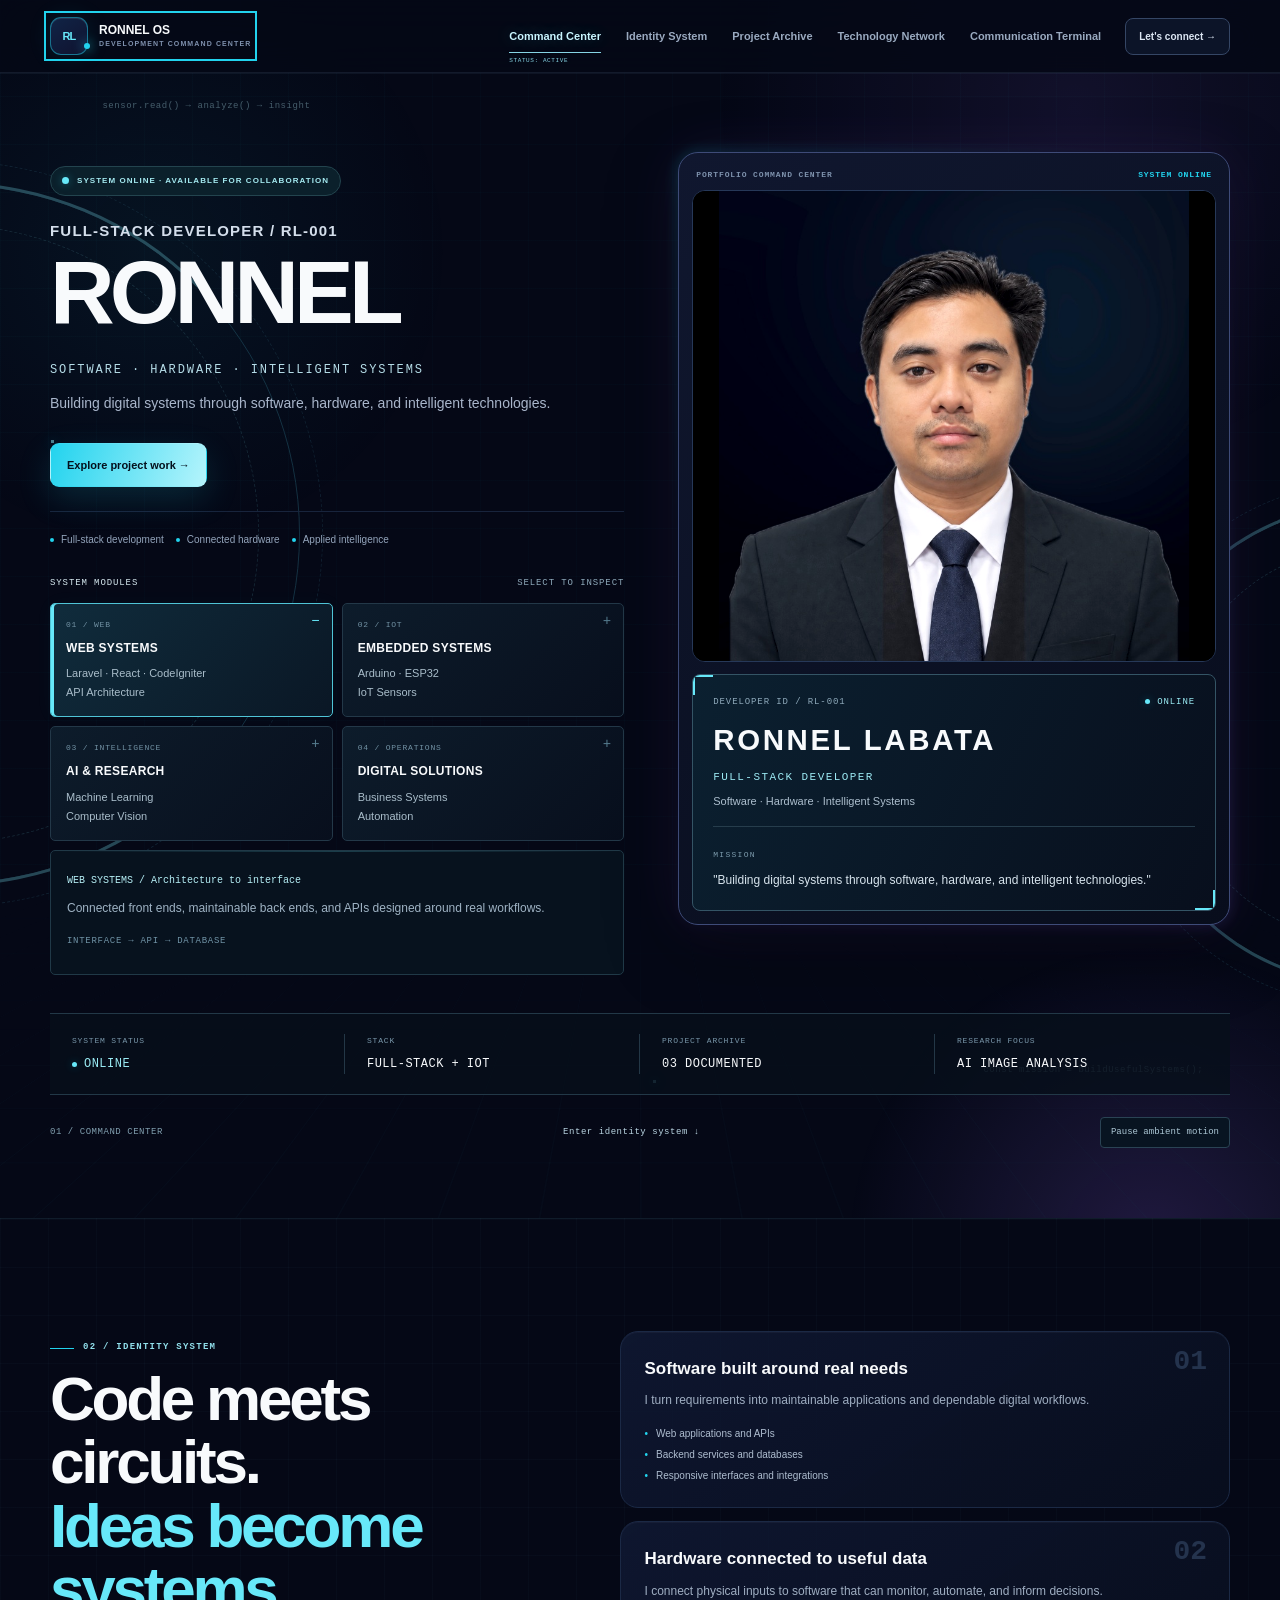
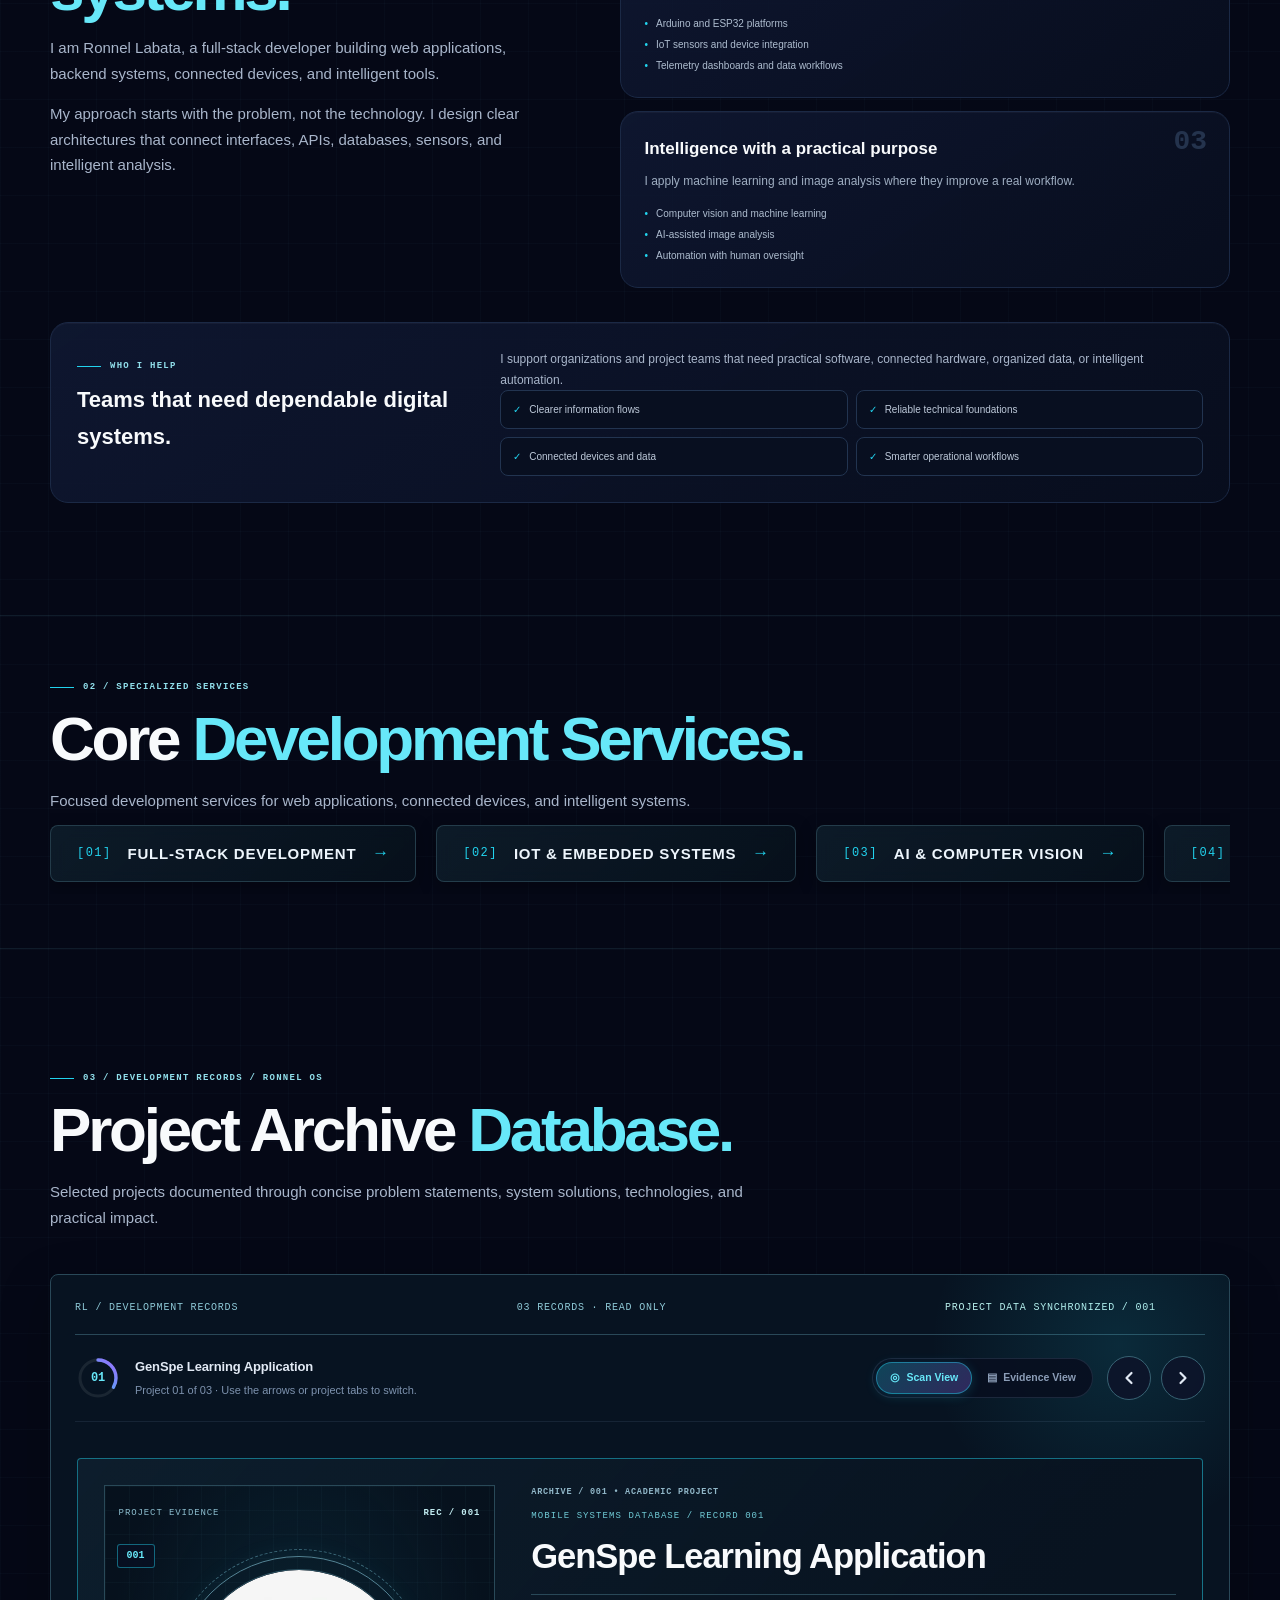
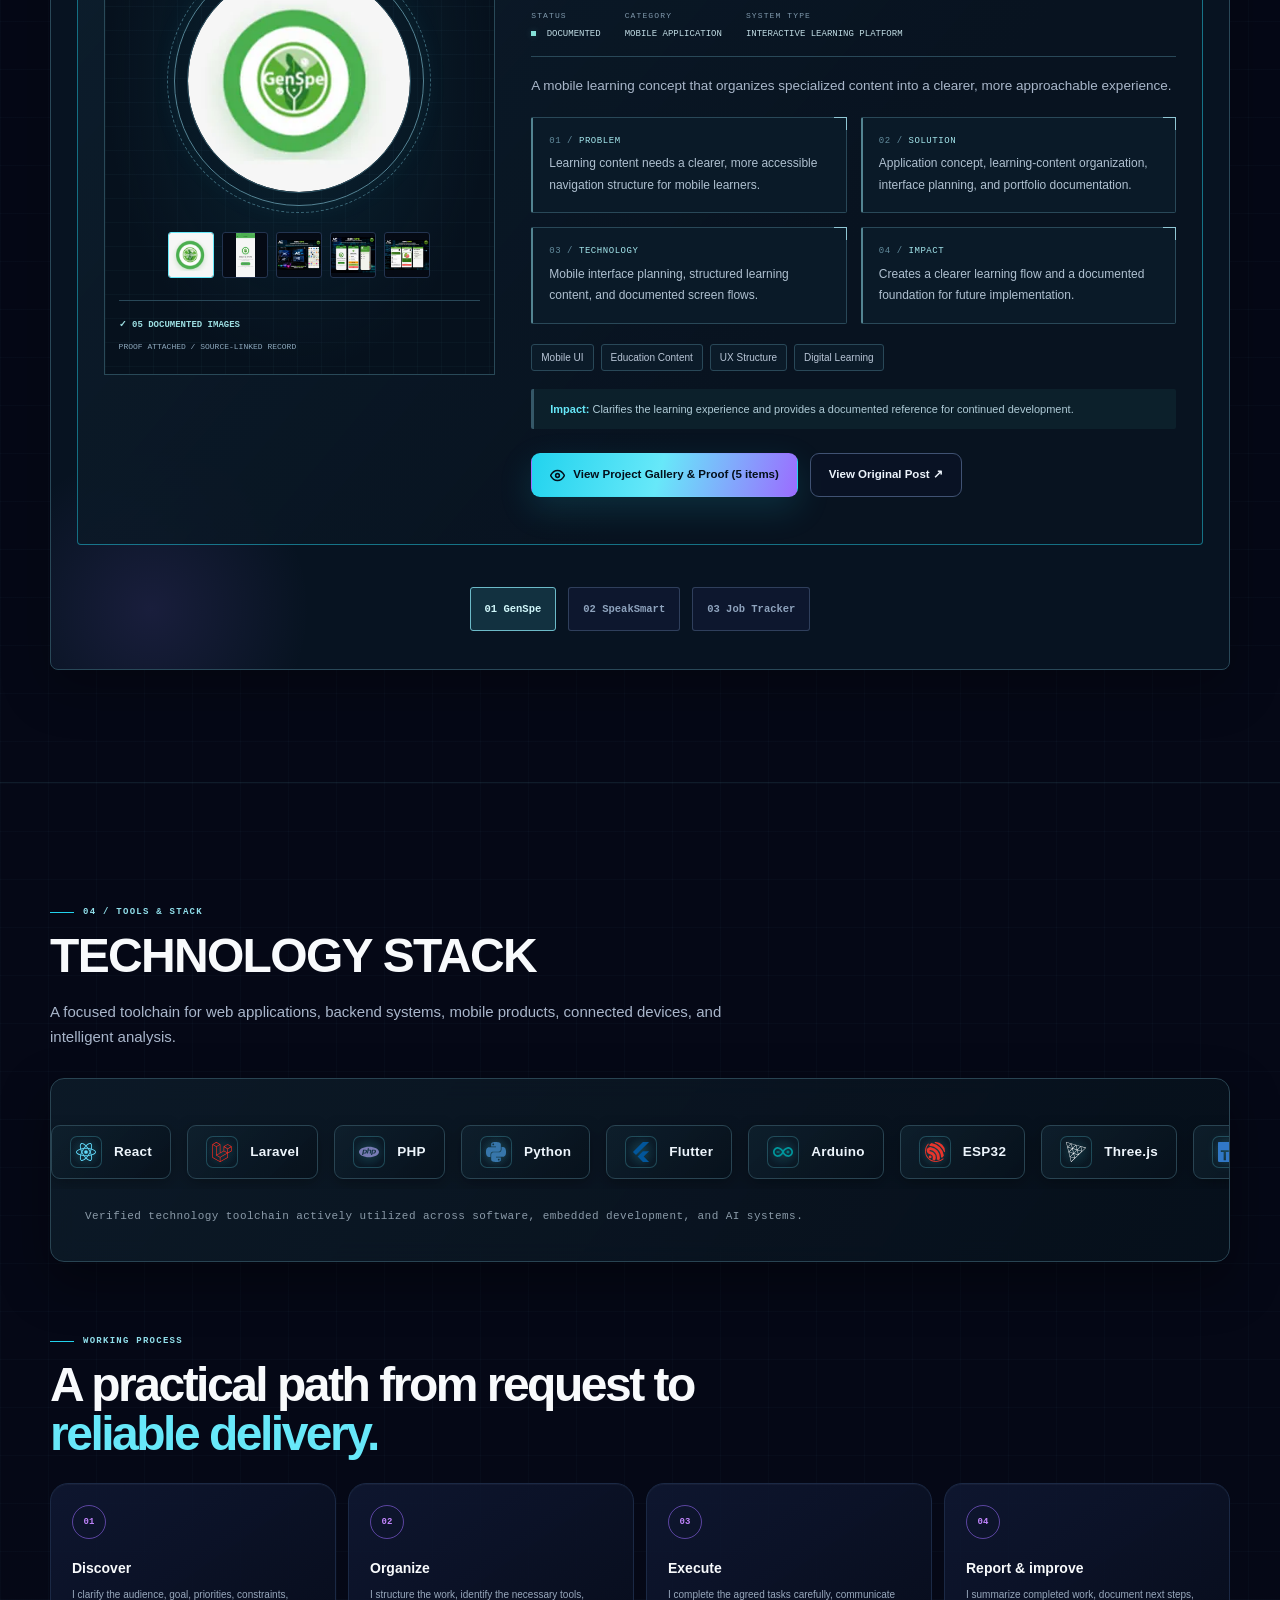
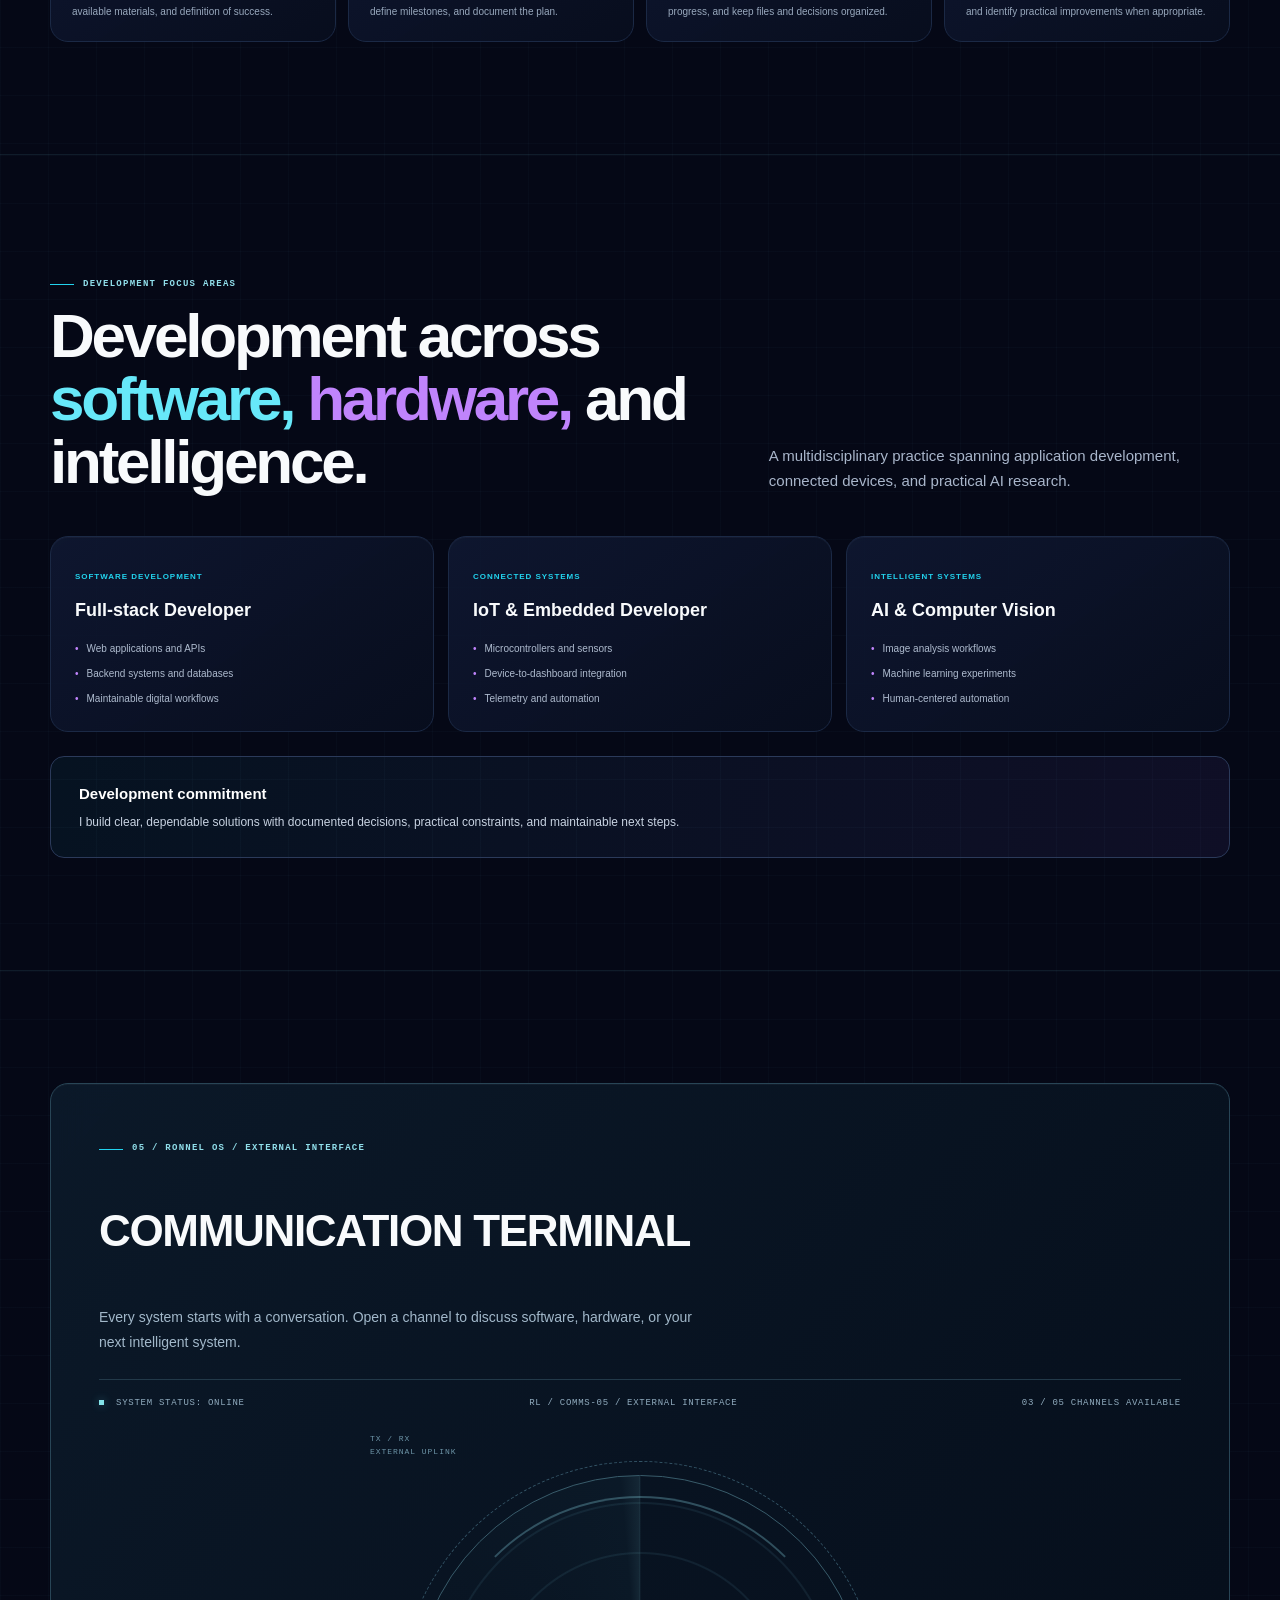
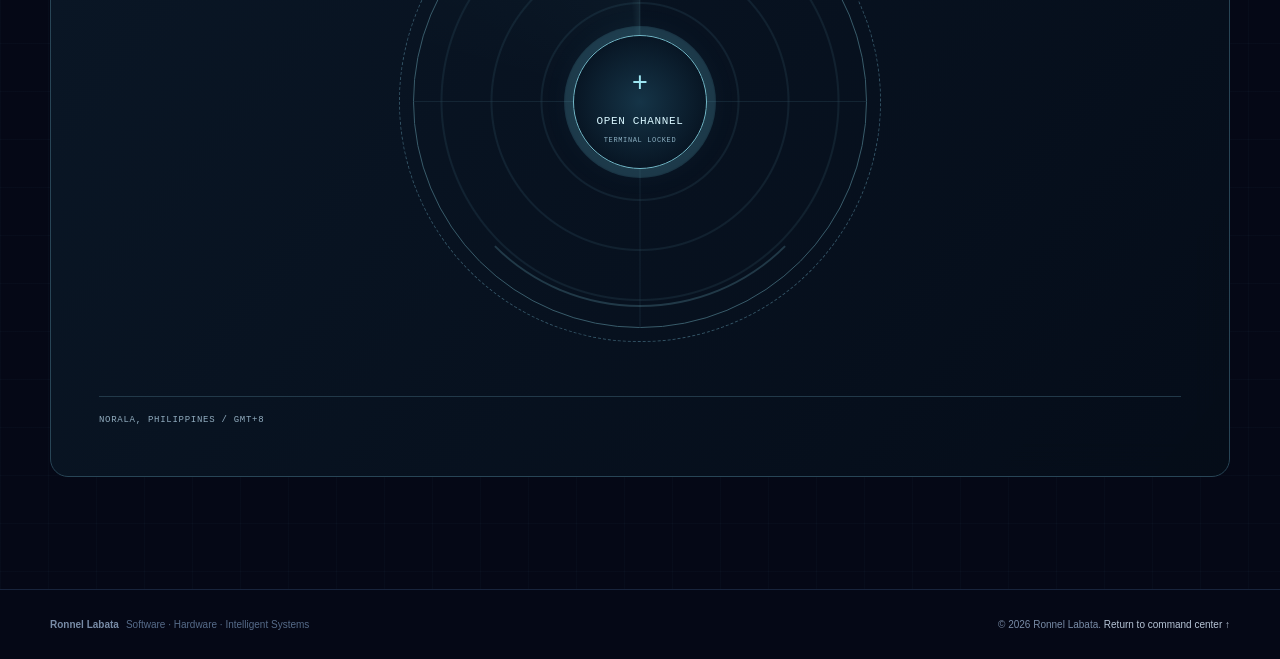
<file: index.html>
<!doctype html>
<html lang="en">
<head>
  <meta charset="utf-8">
  <meta name="viewport" content="width=device-width, initial-scale=1">
  <meta name="author" content="Ronnel Labata">
  <meta name="description" content="Ronnel Labata — full-stack developer building digital systems through software, hardware, and intelligent technologies.">
  <meta property="og:title" content="RONNEL OS | Development Command Center">
  <meta property="og:description" content="Ronnel Labata is a full-stack developer building web applications, backend systems, connected devices, and intelligent solutions.">
  <meta property="og:type" content="website">
  <!-- TODO: Add og:url and a dedicated social preview image after the portfolio is published. -->
  <meta name="theme-color" content="#050816">
  <link rel="preload" as="image" href="Live.jpg?v=7c4b8a6">
  <title>RONNEL OS | Development Command Center</title>
  <style>
    :root{
      --bg:#050816;
      --bg-soft:#080d1d;
      --surface:#0b1226;
      --surface-high:#101933;
      --line:#1b2945;
      --line-bright:#2b4766;
      --text:#f8fafc;
      --muted:#a9b6cb;
      --cyan:#22d3ee;
      --cyan-light:#67e8f9;
      --violet:#9b6cff;
      --violet-light:#c084fc;
      --shadow:0 24px 70px rgba(0,0,0,.34);
      --radius:18px;
      --container:min(1180px,calc(100% - 48px));
    }

    *{box-sizing:border-box}
    html{scroll-behavior:smooth}
    body{margin:0;overflow-x:hidden;background:var(--bg);color:var(--text);font:15px/1.7 Inter,"Segoe UI",Arial,sans-serif}
    body:before{content:"";position:fixed;inset:0;z-index:-2;pointer-events:none;background:radial-gradient(circle at 84% 12%,rgba(155,108,255,.09),transparent 27%),radial-gradient(circle at 12% 28%,rgba(34,211,238,.06),transparent 23%),linear-gradient(rgba(34,211,238,.018) 1px,transparent 1px),linear-gradient(90deg,rgba(34,211,238,.018) 1px,transparent 1px);background-size:auto,auto,48px 48px,48px 48px}
    body.modal-open{overflow:hidden}
    img{display:block;max-width:100%}
    a{color:inherit;text-decoration:none}
    button,input,textarea{font:inherit}
    button{color:inherit}
    [hidden]{display:none!important}
    ::selection{background:rgba(34,211,238,.28);color:white}
    :focus-visible{outline:2px solid var(--cyan);outline-offset:4px}
    .container{width:var(--container);margin-inline:auto}
    .skip-link{position:fixed;left:18px;top:-70px;z-index:200;padding:10px 14px;border-radius:8px;background:var(--cyan);color:#03101b;font-weight:800}.skip-link:focus{top:18px}

    .site-header{position:sticky;top:0;z-index:100;border-bottom:1px solid rgba(111,139,177,.14);background:rgba(5,8,22,.88);backdrop-filter:blur(18px)}
    .nav-shell{min-height:72px;display:flex;align-items:center;gap:24px}
    .brand{display:flex;align-items:center;gap:11px;min-width:max-content}
    .brand-mark{position:relative;width:38px;height:38px;display:grid;place-items:center;border:1px solid rgba(34,211,238,.48);border-radius:11px;background:linear-gradient(145deg,#102446,#10122f);color:var(--cyan-light);font-weight:900;font-size:11px;letter-spacing:-.08em;box-shadow:inset 0 1px rgba(255,255,255,.09),0 0 24px rgba(34,211,238,.1)}
    .brand-mark:after{content:"";position:absolute;right:-3px;bottom:5px;width:6px;height:6px;border-radius:50%;background:var(--cyan);box-shadow:0 0 12px var(--cyan)}
    .brand-copy{display:flex;flex-direction:column;line-height:1.1}.brand-copy strong{font-size:12px}.brand-copy small{margin-top:3px;color:#7f91ae;font-size:7px;font-weight:800;letter-spacing:.16em;text-transform:uppercase}
    .nav-links{display:flex;align-items:center;justify-content:center;gap:25px;margin-left:auto}
    .nav-links a{position:relative;padding:25px 0;color:#9aaac0;font-size:11px;font-weight:650}
    .nav-links a:after{content:"";position:absolute;left:0;right:100%;bottom:17px;height:1px;background:linear-gradient(90deg,var(--cyan),var(--violet));transition:right .24s}
    .nav-links a:hover,.nav-links a.active{color:white}.nav-links a:hover:after,.nav-links a.active:after{right:0}
    .nav-cta{display:inline-flex;align-items:center;justify-content:center;padding:9px 13px;border:1px solid #354665;border-radius:8px;background:#0c1428;color:#dce6f3;font-size:10px;font-weight:800;transition:.22s}.nav-cta:hover{border-color:var(--violet);transform:translateY(-1px)}
    .menu-toggle{display:none;width:42px;height:42px;margin-left:auto;border:1px solid #2a3b58;border-radius:9px;background:#0b1325;cursor:pointer}.menu-toggle span,.menu-toggle:before,.menu-toggle:after{content:"";display:block;width:18px;height:1px;margin:5px auto;background:#d9e5f2;transition:.22s}.menu-toggle[aria-expanded="true"] span{opacity:0}.menu-toggle[aria-expanded="true"]:before{transform:translateY(6px) rotate(45deg)}.menu-toggle[aria-expanded="true"]:after{transform:translateY(-6px) rotate(-45deg)}

    .section{position:relative;padding:112px 0;border-top:1px solid rgba(111,139,177,.09)}
    .section:nth-of-type(even){background:linear-gradient(180deg,rgba(8,13,29,.56),rgba(5,8,22,.2))}
    .section-label{display:inline-flex;align-items:center;gap:9px;color:var(--cyan);font-size:9px;font-weight:850;letter-spacing:.18em;text-transform:uppercase}.section-label:before{content:"";width:24px;height:1px;background:var(--cyan)}
    .section-heading{max-width:760px;margin:11px 0 0;font-size:clamp(35px,5vw,62px);line-height:1.02;letter-spacing:-.052em}.section-heading .cyan{color:var(--cyan-light)}.section-heading .violet{color:var(--violet-light)}
    .section-intro{max-width:710px;margin:18px 0 0;color:var(--muted);font-size:15px}
    .button-row{display:flex;gap:11px;flex-wrap:wrap}
    .button{display:inline-flex;align-items:center;justify-content:center;gap:8px;min-height:44px;padding:10px 16px;border:1px solid #405273;border-radius:9px;background:#0b1427;color:#edf4fc;font-size:11px;font-weight:800;transition:transform .22s,border-color .22s,background .22s,box-shadow .22s}.button:hover{transform:translateY(-2px);border-color:#7086aa}.button.primary{border-color:transparent;background:linear-gradient(105deg,var(--cyan),#67e8f9 48%,var(--violet));color:#04101c;box-shadow:0 12px 34px rgba(34,211,238,.15)}.button.primary:hover{box-shadow:0 16px 42px rgba(34,211,238,.24)}.button.ghost{background:rgba(10,19,38,.72)}
    .chip-row{display:flex;gap:7px;flex-wrap:wrap}.chip{display:inline-flex;padding:5px 8px;border:1px solid #2a3a58;border-radius:999px;background:#070d1b;color:#b8c5d6;font-size:9px}
    .panel{border:1px solid var(--line);border-radius:var(--radius);background:linear-gradient(145deg,rgba(16,25,51,.88),rgba(8,14,30,.94));box-shadow:inset 0 1px rgba(255,255,255,.035)}

    /* Hero */
    .hero-section{min-height:760px;padding:78px 0 70px;display:grid;align-items:center;overflow:hidden}
    .hero-section:after{content:"";position:absolute;width:640px;height:640px;right:-190px;bottom:-350px;z-index:-1;border-radius:50%;background:radial-gradient(circle,rgba(155,108,255,.18),transparent 67%)}
    .hero-grid{display:grid;grid-template-columns:1.02fr .98fr;gap:76px;align-items:center}
    .availability{display:inline-flex;align-items:center;gap:8px;padding:7px 11px;border:1px solid rgba(72,213,174,.28);border-radius:999px;background:rgba(38,167,132,.08);color:#9af3d4;font-size:9px;font-weight:850;letter-spacing:.13em;text-transform:uppercase}.availability:before{content:"";width:7px;height:7px;border-radius:50%;background:#46e3ad;box-shadow:0 0 10px #46e3ad}
    .hero-name{margin:22px 0 6px;color:#d4deeb;font-size:15px;font-weight:800;letter-spacing:.08em;text-transform:uppercase}
    .hero-title{margin:0;font-size:clamp(55px,7.6vw,92px);line-height:.83;letter-spacing:-.07em}.hero-title span{display:block;background:linear-gradient(95deg,var(--cyan-light),var(--violet-light) 54%,white);-webkit-background-clip:text;background-clip:text;color:transparent}
    .hero-role{margin:23px 0 11px;color:#dbe5f2;font-size:clamp(17px,2vw,24px);font-weight:750;line-height:1.25}
    .hero-copy>p{max-width:640px;margin:0;color:var(--muted);font-size:15px}
    .hero-copy .button-row{margin-top:27px}
    .hero-benefits{display:flex;gap:16px;flex-wrap:wrap;margin-top:32px;padding-top:19px;border-top:1px solid #18243c;color:#93a4bb;font-size:10px}.hero-benefits span{display:flex;align-items:center;gap:7px}.hero-benefits span:before{content:"";width:4px;height:4px;border-radius:50%;background:var(--cyan)}
    .proof-console{position:relative;padding:13px;border:1px solid #3e4b78;border-radius:20px;background:linear-gradient(145deg,#10172f,#080d1c);box-shadow:var(--shadow),0 0 60px rgba(155,108,255,.1);transform:perspective(1200px) rotateY(-3deg)}
    .proof-console:before{content:"";position:absolute;inset:-1px;z-index:-1;border-radius:20px;background:linear-gradient(135deg,rgba(34,211,238,.6),transparent 36%,rgba(155,108,255,.55));filter:blur(8px);opacity:.38}
    .console-bar{display:flex;align-items:center;justify-content:space-between;padding:5px 4px 11px;color:#7e92ad;font:700 8px/1 monospace;letter-spacing:.11em;text-transform:uppercase}.console-bar b{color:var(--cyan)}
    .console-screen{position:relative;min-height:370px;overflow:hidden;border:1px solid #263858;border-radius:13px;background:#030812}
    .console-screen>img{width:100%;height:370px;object-fit:contain;background:linear-gradient(135deg,#06111f,#0a1326)}
    .profile-screen{min-height:470px;background:#000}
    .profile-screen>img{height:470px;object-fit:contain;object-position:center;background:#000;filter:saturate(.94) contrast(1.04)}
    .profile-screen:after{content:"";position:absolute;inset:0;pointer-events:none;background:linear-gradient(180deg,transparent 0 48%,rgba(103,232,249,.09) 50%,transparent 52%);background-size:100% 18px;mix-blend-mode:screen;opacity:.28}
    .console-status{position:absolute;left:14px;right:14px;bottom:14px;display:flex;align-items:center;justify-content:space-between;gap:10px;padding:10px 12px;border:1px solid rgba(34,211,238,.35);border-radius:8px;background:rgba(3,8,18,.86);backdrop-filter:blur(10px);font-size:9px}.console-status strong{color:white}.console-status span{color:var(--cyan)}
    .console-footer{display:grid;grid-template-columns:1.2fr .8fr;gap:9px;margin-top:9px}.console-note{padding:12px;border:1px solid #253451;border-radius:10px;background:#080f20}.console-note small{display:block;color:#6f83a0;font-size:7px;letter-spacing:.1em;text-transform:uppercase}.console-note strong{display:block;margin-top:4px;font-size:10px}.console-data{display:grid;grid-template-columns:repeat(2,1fr);gap:5px}.console-data span{padding:8px;border:1px solid #253451;border-radius:7px;color:#a9b7ca;font:700 7px/1.3 monospace;text-align:center}
    /* Live.jpg is the user-supplied profile visual; project evidence remains in the case-study section below. */

    /* About and audience */
    .about-layout{display:grid;grid-template-columns:.9fr 1.1fr;gap:70px;align-items:start}
    .about-copy p{max-width:560px;color:var(--muted)}
    .value-stack{display:grid;gap:13px}.value-card{position:relative;padding:23px 70px 23px 24px}.value-card .index{position:absolute;right:22px;top:16px;color:#24334d;font:900 28px/1 monospace}.value-card h3{margin:0 0 7px;font-size:17px}.value-card p{margin:0;color:#9faec2;font-size:12px}.value-card ul{display:grid;gap:4px;margin:14px 0 0;padding:0;list-style:none;color:#aebdd0;font-size:10px}.value-card li:before{content:"•";margin-right:8px;color:var(--cyan)}
    .audience-panel{display:grid;grid-template-columns:.72fr 1.28fr;gap:28px;margin-top:34px;padding:26px}.audience-panel h3{margin:6px 0 0;font-size:22px}.audience-panel p{margin:0;color:var(--muted);font-size:12px}.audience-benefits{display:grid;grid-template-columns:repeat(2,1fr);gap:8px}.audience-benefits span{padding:10px 12px;border:1px solid #223450;border-radius:8px;background:#080f20;color:#bdc9d9;font-size:10px}.audience-benefits span:before{content:"✓";margin-right:8px;color:var(--cyan)}

    /* Services */
    .split-heading{display:grid;grid-template-columns:1.1fr .9fr;gap:70px;align-items:end;margin-bottom:42px}.split-heading .section-intro{margin:0 0 7px}
    .services-grid{display:grid;grid-template-columns:repeat(3,1fr);gap:14px}
    .service-card{position:relative;min-height:270px;padding:24px;overflow:hidden;transition:.25s}.service-card:after{content:"";position:absolute;left:24px;right:24px;bottom:0;height:2px;background:linear-gradient(90deg,transparent,var(--cyan),var(--violet),transparent);transform:scaleX(0);transition:.25s}.service-card:hover{transform:translateY(-5px);border-color:#3d5578;box-shadow:0 20px 48px rgba(0,0,0,.28)}.service-card:hover:after{transform:scaleX(1)}
    .service-top{display:flex;align-items:center;justify-content:space-between}.service-icon{width:42px;height:42px;display:grid;place-items:center;border:1px solid rgba(34,211,238,.28);border-radius:10px;background:rgba(34,211,238,.06);color:var(--cyan-light);font:900 9px monospace}.service-index{color:#202e47;font:900 24px monospace}.service-card h3{margin:23px 0 8px;font-size:16px}.service-card>p{margin:0;color:#9eacc0;font-size:11px}.deliverables{display:flex;gap:6px;flex-wrap:wrap;margin-top:17px}.deliverables span{padding:4px 7px;border:1px solid #253652;border-radius:5px;color:#8fa1b8;font-size:8px}

    /* Projects Circular Slider & Showcase (By Project: GenSpe & SpeakSmart) */
    .projects-slider-wrapper{position:relative;margin-top:44px;padding:34px 30px;border:1px solid var(--line);border-radius:26px;background:linear-gradient(155deg,rgba(16,25,51,.78),rgba(6,12,26,.94));box-shadow:var(--shadow),0 0 60px rgba(34,211,238,.05);backdrop-filter:blur(16px);overflow:hidden}
    .projects-slider-wrapper:before{content:"";position:absolute;top:-120px;right:-80px;width:380px;height:380px;border-radius:50%;background:radial-gradient(circle,rgba(34,211,238,.12),transparent 70%);pointer-events:none;z-index:0}
    .projects-slider-wrapper:after{content:"";position:absolute;bottom:-100px;left:-60px;width:320px;height:320px;border-radius:50%;background:radial-gradient(circle,rgba(155,108,255,.12),transparent 70%);pointer-events:none;z-index:0}

    /* Top Controls Bar */
    .slider-controls-bar{position:relative;z-index:2;display:flex;align-items:center;justify-content:space-between;gap:16px;padding-bottom:22px;border-bottom:1px solid rgba(111,139,177,.14);margin-bottom:28px;flex-wrap:wrap}
    .slider-status-area{display:flex;align-items:center;gap:14px}
    .slider-circular-counter{position:relative;width:46px;height:46px;display:grid;place-items:center}
    .slider-circular-counter svg{position:absolute;inset:0;transform:rotate(-90deg)}
    .circle-bg{fill:none;stroke:rgba(255,255,255,.08);stroke-width:3}
    .circle-progress-bar{fill:none;stroke:url(#sliderGrad);stroke-width:3.4;stroke-linecap:round;stroke-dasharray:113.1;stroke-dashoffset:56.55;transition:stroke-dashoffset .45s cubic-bezier(.2,.8,.2,1)}
    .counter-number{font:800 12px/1 monospace;color:var(--cyan-light);letter-spacing:-.02em}
    .slider-heading-hint{display:flex;flex-direction:column;gap:3px}
    .slider-heading-hint strong{font-size:13px;color:#e2eaf5;letter-spacing:-.01em}
    .slider-heading-hint span{font-size:11px;color:#7d92ae}

    /* Mode switcher and arrows */
    .slider-actions-right{display:flex;align-items:center;gap:14px}
    .slider-mode-toggle{display:inline-flex;align-items:center;padding:3px;background:rgba(8,15,32,.9);border:1px solid rgba(111,139,177,.2);border-radius:999px;gap:2px}
    .mode-btn{display:inline-flex;align-items:center;gap:6px;padding:6px 13px;border:0;border-radius:999px;background:transparent;color:#8b9db7;font-size:10.5px;font-weight:700;cursor:pointer;transition:all .22s ease}
    .mode-btn:hover{color:white}
    .mode-btn.active{background:linear-gradient(135deg,rgba(34,211,238,.28),rgba(155,108,255,.28));color:var(--cyan-light);box-shadow:0 2px 12px rgba(34,211,238,.18);border:1px solid rgba(34,211,238,.45)}
    .mode-btn-icon{font-size:11px;line-height:1}

    /* Circular Navigation Arrows (Left & Right) */
    .slider-arrows{display:flex;align-items:center;gap:10px}
    .slider-arrow-btn{position:relative;width:46px;height:46px;display:grid;place-items:center;border-radius:50%;border:1px solid rgba(34,211,238,.45);background:rgba(12,20,42,.92);color:#e2eaf5;cursor:pointer;transition:all .26s cubic-bezier(.2,.8,.2,1);box-shadow:0 4px 16px rgba(0,0,0,.38),inset 0 1px 1px rgba(255,255,255,.14)}
    .slider-arrow-btn:before{content:"";position:absolute;inset:-2px;border-radius:50%;background:linear-gradient(135deg,var(--cyan),var(--violet));z-index:-1;opacity:0;filter:blur(4px);transition:opacity .26s ease}
    .slider-arrow-btn:hover{transform:scale(1.1);color:white;border-color:var(--cyan);box-shadow:0 0 24px rgba(34,211,238,.5),0 8px 22px rgba(0,0,0,.45)}
    .slider-arrow-btn:hover:before{opacity:.8}
    .slider-arrow-btn:active{transform:scale(.94)}

    /* Viewport & Track */
    .slider-viewport{position:relative;z-index:1;width:100%;overflow:hidden;cursor:grab;user-select:none;padding:8px 2px 14px}
    .slider-viewport:active{cursor:grabbing}
    .slider-track{display:flex;gap:30px;transition:transform .48s cubic-bezier(.2,.8,.2,1);will-change:transform}

    /* Project Slide Card (By Project) */
    .project-slide{flex:0 0 100%;min-width:100%;display:flex;flex-direction:column;padding:32px 28px;border:1px solid var(--line);border-radius:24px;background:linear-gradient(160deg,rgba(14,23,46,.92),rgba(7,13,27,.96));box-shadow:0 14px 34px rgba(0,0,0,.35);transition:border-color .35s ease,box-shadow .35s ease;position:relative}
    .project-slide.is-active-card{border-color:rgba(34,211,238,.48);box-shadow:0 22px 48px rgba(0,0,0,.55),0 0 32px rgba(34,211,238,.14)}

    /* Grid Layout: Left Media / Right Content */
    .slide-grid-layout{display:grid;grid-template-columns:350px 1fr;gap:40px;align-items:start}

    /* Left Media Column */
    .slide-media-col{position:relative;display:flex;flex-direction:column;align-items:center;padding-top:6px}
    .slide-number-circle{position:absolute;top:-8px;left:4px;width:36px;height:36px;border-radius:50%;display:grid;place-items:center;background:rgba(8,16,34,.95);border:1px solid rgba(34,211,238,.45);color:var(--cyan-light);font:800 12px/1 monospace;box-shadow:0 0 16px rgba(34,211,238,.28);z-index:3}

    /* CIRCULAR IMAGE PORTAL */
    .circle-portal-container{position:relative;width:250px;height:250px;border-radius:50%;padding:4px;background:linear-gradient(135deg,var(--cyan),var(--violet) 50%,#38bdf8);box-shadow:0 0 32px rgba(34,211,238,.3),0 16px 36px rgba(0,0,0,.5);transition:all .38s cubic-bezier(.2,.8,.2,1)}
    .circle-portal-container:after{content:"";position:absolute;inset:-7px;border-radius:50%;border:1.5px dashed rgba(34,211,238,.35);pointer-events:none;animation:rotateRing 24s linear infinite}
    @keyframes rotateRing{from{transform:rotate(0deg)}to{transform:rotate(360deg)}}
    .circle-portal-inner{position:relative;width:100%;height:100%;border-radius:50%;overflow:hidden;background:#040915}
    .circle-portal-inner img{width:100%;height:100%;object-fit:cover;object-position:center;border-radius:50%;transition:transform .4s ease,filter .3s ease;filter:saturate(1.04)}
    .circle-portal-container:hover{transform:scale(1.04);box-shadow:0 0 46px rgba(34,211,238,.5),0 22px 46px rgba(0,0,0,.68)}
    .circle-portal-container:hover .circle-portal-inner img{transform:scale(1.08)}

    /* Hover View Gallery Pill inside circle */
    .circle-hover-action{position:absolute;inset:0;border-radius:50%;display:flex;flex-direction:column;align-items:center;justify-content:center;gap:8px;background:rgba(3,8,20,.76);backdrop-filter:blur(5px);color:white;opacity:0;transition:opacity .26s ease;cursor:zoom-in;border:0;z-index:2}
    .circle-hover-action span.action-icon{width:42px;height:42px;border-radius:50%;display:grid;place-items:center;background:var(--cyan);color:#030a16;box-shadow:0 0 18px var(--cyan)}
    .circle-hover-action span.action-label{font-size:10.5px;font-weight:800;letter-spacing:.06em;text-transform:uppercase;color:var(--cyan-light)}
    .circle-portal-container:hover .circle-hover-action{opacity:1}

    /* Alternate Card Mode (When toggled to standard screenshot rounded cards) */
    .mode-card .circle-portal-container{width:100%;height:250px;border-radius:18px;padding:2.5px}
    .mode-card .circle-portal-container:after{display:none}
    .mode-card .circle-portal-inner{border-radius:16px}
    .mode-card .circle-portal-inner img{border-radius:16px;object-fit:cover}
    .mode-card .circle-hover-action{border-radius:16px}

    /* Proof Thumbnails Strip under portal */
    .proof-thumbnails-wrap{width:100%;margin-top:20px;text-align:center}
    .proof-thumbs-list{display:flex;gap:8px;justify-content:center;flex-wrap:wrap}
    .proof-thumb-item{position:relative;width:48px;height:48px;border-radius:9px;overflow:hidden;border:1.5px solid #233450;background:#050a14;padding:0;cursor:pointer;transition:all .22s ease}
    .proof-thumb-item img{width:100%;height:100%;object-fit:cover}
    .proof-thumb-item:hover{transform:translateY(-2px);border-color:var(--cyan);box-shadow:0 0 12px rgba(34,211,238,.35)}
    .proof-thumb-item.active{border-color:var(--cyan-light);box-shadow:0 0 14px rgba(34,211,238,.45)}

    /* Right Content Column */
    .slide-content-col{display:flex;flex-direction:column}
    .slide-case-badge{display:inline-flex;color:#7185a3;font:800 8.5px monospace;letter-spacing:.14em;text-transform:uppercase;margin-bottom:8px}
    .slide-title{margin:0 0 10px;font-size:clamp(26px,2.8vw,38px);line-height:1.1;letter-spacing:-.03em;color:#f8fafc}
    .slide-desc{margin:0 0 20px;color:#a9b7ca;font-size:13.5px;line-height:1.6}

    /* Facts Grid */
    .slide-facts-grid{display:grid;grid-template-columns:repeat(2,1fr);gap:14px;margin-bottom:20px}
    .fact-box{padding-top:12px;border-top:1px solid #24354f}
    .fact-box strong{display:block;margin-bottom:4px;color:#7187a7;font-size:8.5px;letter-spacing:.11em;text-transform:uppercase}
    .fact-box p{margin:0;color:#c2cfdf;font-size:11px;line-height:1.45}

    /* Chips Row */
    .slide-chips-row{display:flex;gap:7px;flex-wrap:wrap;margin-bottom:18px}
    .slide-chips-row .chip{padding:4px 9px;font-size:9px}

    /* Result Callout */
    .slide-result-callout{margin:0 0 24px;padding:12px 16px;border-left:3px solid var(--violet);background:rgba(155,108,255,.07);color:#d0d9e5;font-size:11px;line-height:1.5;border-radius:0 8px 8px 0}
    .slide-result-callout strong{color:var(--cyan-light)}

    /* Action Buttons Row */
    .slide-actions-row{display:flex;gap:12px;flex-wrap:wrap;align-items:center}
    .slide-btn-primary{min-height:44px;padding:10px 18px;font-size:11.5px;display:inline-flex;align-items:center;gap:8px}
    .slide-btn-ghost{min-height:44px;padding:10px 18px;font-size:11.5px}

    /* Bottom Circular Dots Pagination */
    .slider-pagination{position:relative;z-index:2;display:flex;align-items:center;justify-content:center;gap:12px;margin-top:26px;padding-top:16px}
    .slider-dot{position:relative;padding:6px 14px;border-radius:999px;border:1px solid rgba(111,139,177,.35);background:rgba(16,25,51,.8);color:#8ea3bd;font:750 10.5px monospace;cursor:pointer;transition:all .28s cubic-bezier(.2,.8,.2,1)}
    .slider-dot:hover{border-color:var(--cyan);color:white;transform:scale(1.05)}
    .slider-dot.active{background:linear-gradient(90deg,var(--cyan),var(--violet));color:#04101c;border-color:transparent;box-shadow:0 0 16px rgba(34,211,238,.5);font-weight:900}

    /* Responsive Breakpoints */
    @media(max-width:920px){
      .slide-grid-layout{grid-template-columns:1fr;gap:28px}
      .slide-media-col{padding-top:0}
      .circle-portal-container{width:220px;height:220px}
      .slide-title{font-size:26px}
      .slide-facts-grid{grid-template-columns:1fr}
    }
    @media(max-width:640px){
      .projects-slider-wrapper{padding:22px 16px}
      .project-slide{padding:20px 16px}
      .circle-portal-container{width:190px;height:190px}
      .slider-controls-bar{flex-direction:column;align-items:flex-start;gap:14px}
      .slider-actions-right{width:100%;justify-content:space-between}
    }

    /* Capabilities and workflow */
    .capability-layout{display:grid;grid-template-columns:.76fr 1.24fr;gap:34px;margin-top:44px}.capability-overview{padding:27px}.capability-overview h3{margin:0 0 9px;font-size:20px}.capability-overview p{color:var(--muted);font-size:12px}.capability-note{margin-top:25px;padding:14px;border-left:2px solid var(--cyan);background:rgba(34,211,238,.05);color:#b8c6d7;font-size:10px}
    .tool-groups{display:grid;gap:11px}.tool-group{display:grid;grid-template-columns:170px 1fr;gap:18px;align-items:center;padding:17px}.tool-group h3{margin:0;font-size:11px}.tool-group small{display:block;margin-top:3px;color:#7185a3;font-size:7px;letter-spacing:.08em;text-transform:uppercase}.tool-list{display:flex;gap:7px;flex-wrap:wrap}.tool{display:inline-flex;align-items:center;gap:6px;padding:6px 8px;border:1px solid #263754;border-radius:6px;background:#080f20;color:#bdc9d8;font-size:9px}.tool img{width:16px;height:16px;object-fit:contain}
    .workflow-heading{margin-top:62px}.workflow-heading .section-heading{font-size:clamp(30px,4vw,48px)}.workflow-grid{display:grid;grid-template-columns:repeat(4,1fr);gap:12px;margin-top:24px}.workflow-step{padding:21px}.workflow-number{width:34px;height:34px;display:grid;place-items:center;border:1px solid rgba(155,108,255,.55);border-radius:50%;color:var(--violet-light);font:800 9px monospace}.workflow-step h3{margin:18px 0 6px;font-size:14px}.workflow-step p{margin:0;color:#98a8bd;font-size:10px}

    /* Experience */
    .experience-intro{display:grid;grid-template-columns:1fr .7fr;gap:60px;align-items:end}.experience-intro .section-intro{margin:0}
    .experience-grid{display:grid;grid-template-columns:repeat(3,1fr);gap:14px;margin-top:42px}.experience-card{padding:24px}.experience-card small{color:var(--cyan);font-size:8px;font-weight:800;letter-spacing:.12em;text-transform:uppercase}.experience-card h3{margin:9px 0 14px;font-size:18px}.experience-card ul{display:grid;gap:8px;margin:0;padding:0;list-style:none;color:#aebbcf;font-size:10px}.experience-card li:before{content:"•";margin-right:8px;color:var(--violet-light)}
    .commitment{margin-top:24px;padding:24px 28px;border:1px solid #2b3a5a;border-radius:14px;background:linear-gradient(100deg,rgba(34,211,238,.055),rgba(155,108,255,.07));color:#c8d3e2}.commitment strong{display:block;margin-bottom:6px;color:white}.commitment p{margin:0;font-size:12px}
    /* TODO: Add verified organizations and dates if Ronnel supplies them; these cards intentionally describe experience areas rather than employment history. */

    /* Contact */
    .contact-shell{display:grid;grid-template-columns:1.1fr .9fr;gap:34px;padding:44px;background:radial-gradient(circle at 90% 20%,rgba(155,108,255,.14),transparent 34%),linear-gradient(145deg,#101a35,#080e20)}
    .contact-shell h2{max-width:660px;margin:9px 0 17px;font-size:clamp(42px,6vw,72px);line-height:.94;letter-spacing:-.055em}.contact-shell h2 .cyan{color:var(--cyan-light)}.contact-shell h2 .violet{color:var(--violet-light)}.contact-shell p{max-width:620px;color:#aebcd0}.contact-shell .button-row{margin-top:24px}
    .contact-card{align-self:center;padding:24px}.contact-card h3{margin:0 0 16px;font-size:13px}.contact-list{display:grid;gap:9px}.contact-item{display:grid;grid-template-columns:70px 1fr;gap:12px;padding:10px 0;border-bottom:1px solid #22324d}.contact-item:last-child{border-bottom:0}.contact-item b{color:#7187a5;font-size:8px;letter-spacing:.1em;text-transform:uppercase}.contact-item a,.contact-item span{color:#d5deea;font-size:10px;overflow-wrap:anywhere}
    /* TODO: Add verified phone, Upwork, OnlineJobs.ph, and published portfolio URL when supplied. */

    .site-footer{padding:26px 0;border-top:1px solid #18243c;color:#788ba6;font-size:10px}.footer-inner{display:flex;align-items:center;justify-content:space-between;gap:20px}.footer-inner a{color:#b6c4d6}.footer-role{margin-left:7px;color:#566b89}

    /* Gallery */
    .gallery-modal{position:fixed;inset:0;z-index:300;display:grid;place-items:center;padding:20px;background:rgba(2,5,13,.91);backdrop-filter:blur(14px)}
    .gallery-dialog{width:min(1040px,100%);max-height:92vh;display:flex;flex-direction:column;overflow:hidden;border:1px solid #355476;border-radius:18px;background:#071020;box-shadow:0 35px 100px rgba(0,0,0,.65)}
    .gallery-head{display:flex;align-items:flex-start;justify-content:space-between;gap:20px;padding:19px 20px;border-bottom:1px solid #21344f}.gallery-head small{display:block;color:var(--cyan);font-size:8px;letter-spacing:.12em;text-transform:uppercase}.gallery-head h2{margin:4px 0 0;font-size:19px}.gallery-close{width:38px;height:38px;flex:0 0 38px;border:1px solid #354967;border-radius:50%;background:#0b162b;cursor:pointer}.gallery-close:hover{border-color:var(--cyan)}
    .gallery-stage{position:relative;min-height:0;display:grid;grid-template-columns:50px minmax(0,1fr) 50px;align-items:center;gap:12px;padding:20px;background:#030812}.gallery-stage figure{min-width:0;margin:0;text-align:center}.gallery-stage img{width:100%;height:min(64vh,650px);object-fit:contain;border-radius:10px;background:#020611}.gallery-stage figcaption{margin-top:10px;color:#8295ae;font:700 9px monospace}.gallery-nav{width:42px;height:42px;border:1px solid #35506c;border-radius:50%;background:#0a1729;color:var(--cyan-light);font-size:21px;cursor:pointer}.gallery-nav:hover{border-color:var(--cyan);background:#0d2338}
    .gallery-foot{display:flex;align-items:center;justify-content:space-between;gap:18px;padding:15px 20px;border-top:1px solid #21344f}.gallery-foot p{margin:0;color:#91a3bb;font-size:10px}.gallery-foot a{color:var(--cyan-light);font-size:10px;font-weight:800}

    .reveal{opacity:0;transform:translateY(18px);transition:opacity .65s ease,transform .65s ease}.reveal.visible,.hero-section .reveal{opacity:1;transform:none}

    @media(max-width:1050px){
      :root{--container:min(100% - 38px,900px)}
      .nav-links{gap:16px}.nav-links a{font-size:10px}.nav-cta{display:none}
      .hero-grid{grid-template-columns:1fr 1fr;gap:34px}.hero-title{font-size:62px}.console-screen,.console-screen>img{min-height:0;height:320px}.profile-screen,.profile-screen>img{height:390px}
      .about-layout,.split-heading,.capability-layout,.experience-intro{grid-template-columns:1fr;gap:34px}
      .services-grid{grid-template-columns:repeat(2,1fr)}
      .case-study{grid-template-columns:1fr}.case-study:nth-child(even) .case-media{order:0}.case-media{min-height:430px}.case-media img{height:380px}
      .workflow-grid{grid-template-columns:repeat(2,1fr)}
      .experience-grid{grid-template-columns:1fr 1fr}.experience-card:last-child{grid-column:1/-1}
    }

    @media(max-width:820px){
      :root{--container:min(100% - 30px,680px)}
      .site-header{background:rgba(5,8,22,.96)}.nav-shell{min-height:66px}.menu-toggle{display:block}
      .nav-links{position:absolute;left:15px;right:15px;top:66px;display:none;align-items:stretch;gap:0;padding:10px;border:1px solid #273854;border-radius:0 0 13px 13px;background:#080f20;box-shadow:0 24px 50px rgba(0,0,0,.5)}.nav-links.open{display:flex;flex-direction:column}.nav-links a{padding:11px 12px;border-radius:7px}.nav-links a:hover,.nav-links a.active{background:#0d1930}.nav-links a:after{display:none}
      .hero-section{padding-top:55px}.hero-grid{grid-template-columns:1fr;gap:42px}.hero-copy{order:1}.proof-console{order:2;max-width:620px;width:100%;margin:auto;transform:none}.hero-title{font-size:clamp(55px,12vw,78px)}.profile-screen,.profile-screen>img{height:500px}
      .about-layout{gap:40px}.audience-panel{grid-template-columns:1fr}.audience-benefits{grid-template-columns:1fr}
      .section{padding:86px 0}.case-content{padding:30px}.case-facts{grid-template-columns:1fr}.case-media{padding:18px}
      .tool-group{grid-template-columns:1fr}.contact-shell{grid-template-columns:1fr;padding:30px}
    }

    @media(max-width:560px){
      :root{--container:min(100% - 24px,520px);--radius:14px}
      body{font-size:14px}.brand-copy small{display:none}.section{padding:72px 0}.section-heading{font-size:39px}.section-intro{font-size:14px}
      .hero-section{min-height:auto;padding:44px 0 64px}.hero-name{font-size:12px}.hero-title{font-size:50px}.hero-role{font-size:18px}.hero-copy>p{font-size:14px}.hero-benefits{display:grid;gap:8px}
      .button-row{display:grid;grid-template-columns:1fr}.button{width:100%}
      .proof-console{padding:9px}.console-screen,.console-screen>img{height:250px}.profile-screen,.profile-screen>img{height:340px}.console-footer{grid-template-columns:1fr}.console-data{display:none}.console-status{left:9px;right:9px;bottom:9px}
      .services-grid,.workflow-grid,.experience-grid{grid-template-columns:1fr}.service-card{min-height:auto}.experience-card:last-child{grid-column:auto}
      .case-media{min-height:300px;padding:12px}.case-media img{height:280px}.case-content{padding:24px 19px}.case-content h3{font-size:30px}.media-action{right:10px;bottom:10px;width:auto}
      .tool-group{padding:15px}.contact-shell{padding:24px 19px}.contact-shell h2{font-size:43px}.footer-inner{align-items:flex-start;flex-direction:column}
      .gallery-modal{padding:7px}.gallery-dialog{max-height:97vh}.gallery-stage{grid-template-columns:38px minmax(0,1fr) 38px;gap:5px;padding:12px 7px}.gallery-nav{width:34px;height:34px}.gallery-stage img{height:58vh}.gallery-foot{align-items:flex-start;flex-direction:column}.gallery-foot a{padding:8px 0}
    }

    @media(prefers-reduced-motion:reduce){
      html{scroll-behavior:auto}.reveal,.button,.service-card,.service-card:after,.nav-links a:after{transition:none}.reveal{opacity:1;transform:none}
    }
  </style>
  <link rel="stylesheet" href="command-center.css">
  <link rel="stylesheet" href="stack-showcase.css">
  <link rel="stylesheet" href="mobile.css">
</head>
<body>
  <div class="os-boot" id="os-boot" hidden role="dialog" aria-modal="true" aria-labelledby="boot-title">
    <div class="boot-console">
      <div class="boot-kicker">PERSONAL DEVELOPMENT ENVIRONMENT / 01</div>
      <h2 id="boot-title">RONNEL <span>OS</span></h2>
      <p class="boot-subtitle">Development Command Center</p>
      <div class="boot-log" aria-hidden="true"><span data-boot-stage>01 / SYSTEM INITIALIZATION</span><span data-boot-stage>02 / LOADING DEVELOPMENT MODULES</span><span data-boot-stage>03 / ACCESS GRANTED</span></div>
      <div class="boot-track" aria-hidden="true"><span id="boot-progress"></span></div>
      <p id="boot-status" role="status">Initializing your development environment.</p>
      <button id="boot-skip" type="button">Skip initialization →</button>
      <small>Portfolio introduction · no authentication required</small>
    </div>
  </div>
  <a class="skip-link" href="#main-content">Skip to main content</a>

  <header class="site-header">
    <div class="container nav-shell">
      <a class="brand" href="#home" aria-label="Ronnel Labata home">
        <span class="brand-mark" aria-hidden="true">RL</span>
        <span class="brand-copy"><strong>RONNEL OS</strong><small>Development command center</small></span>
      </a>
      <nav class="nav-links" id="primary-navigation" aria-label="Primary navigation">
        <a class="active" href="#home">Command Center</a>
        <a href="#about">Identity System</a>
        <a href="#projects">Project Archive</a>
        <a href="#capabilities">Technology Network</a>
        <a href="#contact">Communication Terminal</a>
      </nav>
      <a class="nav-cta" href="mailto:ronnel.labata@gmail.com?subject=Project%20Inquiry%20for%20Ronnel%20Labata">Let's connect →</a>
      <button class="menu-toggle" type="button" aria-label="Open navigation menu" aria-controls="primary-navigation" aria-expanded="false"><span></span></button>
    </div>
  </header>

  <main id="main-content">
    <section class="hero-section section" id="home" aria-labelledby="hero-title">
      <div class="lab-environment" aria-hidden="true"><div class="technical-ring"></div><div class="technical-ring ring-secondary"></div><div class="blueprint-plane"></div><span class="code-fragment fragment-one">sensor.read() → analyze() → insight</span><span class="code-fragment fragment-two">const mission = buildUsefulSystems();</span><i class="lab-particle"></i><i class="lab-particle particle-two"></i><i class="lab-particle particle-three"></i></div>
      <div class="container hero-grid">
        <div class="hero-copy reveal">
          <div class="availability">System online · Available for collaboration</div>
          <div class="hero-name">FULL-STACK DEVELOPER / RL-001</div>
          <h1 class="hero-title" id="hero-title">RONNEL</h1>
          <h2 class="hero-role">SOFTWARE · HARDWARE · INTELLIGENT SYSTEMS</h2>
          <p>Building digital systems through software, hardware, and intelligent technologies.</p>
          <div class="button-row">
            <a class="button primary" href="#projects">Explore project work →</a>
            <!-- Add a resume button only after a verified PDF is available. -->
          </div>
          <div class="hero-benefits" aria-label="Professional focus">
            <span>Full-stack development</span>
            <span>Connected hardware</span>
            <span>Applied intelligence</span>
          </div>
          <div class="system-modules" aria-labelledby="modules-title">
            <div class="instrument-heading"><h3 id="modules-title">System modules</h3><span>SELECT TO INSPECT</span></div>
            <div class="module-grid" role="group" aria-label="Development system modules">
              <button class="module-button" type="button" data-module="web" aria-pressed="true" aria-controls="module-detail"><span class="module-index">01 / WEB</span><strong>Web Systems</strong><span>Laravel · React · CodeIgniter<br>API Architecture</span></button>
              <button class="module-button" type="button" data-module="embedded" aria-pressed="false" aria-controls="module-detail"><span class="module-index">02 / IOT</span><strong>Embedded Systems</strong><span>Arduino · ESP32<br>IoT Sensors</span></button>
              <button class="module-button" type="button" data-module="ai" aria-pressed="false" aria-controls="module-detail"><span class="module-index">03 / INTELLIGENCE</span><strong>AI &amp; Research</strong><span>Machine Learning<br>Computer Vision</span></button>
              <button class="module-button" type="button" data-module="digital" aria-pressed="false" aria-controls="module-detail"><span class="module-index">04 / OPERATIONS</span><strong>Digital Solutions</strong><span>Business Systems<br>Automation</span></button>
            </div>
            <div class="module-detail" id="module-detail" role="status" aria-live="polite" aria-atomic="true"><strong id="module-detail-title">WEB SYSTEMS / Architecture to interface</strong><p id="module-detail-copy">Connected front ends, maintainable back ends, and APIs designed around real workflows.</p><span id="module-detail-flow">INTERFACE → API → DATABASE</span></div>
          </div>
        </div>

        <div class="proof-console reveal" aria-label="Ronnel Labata profile visual">
          <div class="console-bar"><span>Portfolio command center</span><b>System online</b></div>
          <div class="console-screen profile-screen">
            <img src="Live.jpg?v=7c4b8a6" width="768" height="768" fetchpriority="high" decoding="async" alt="Professional navy studio portrait for Ronnel Labata">
          </div>
          <div class="identity-hud">
            <div class="instrument-heading"><span>DEVELOPER ID / RL-001</span><span class="status-indicator">ONLINE</span></div>
            <h2>RONNEL LABATA</h2><strong class="identity-role">FULL-STACK DEVELOPER</strong>
            <p class="identity-domains">Software · Hardware · Intelligent Systems</p>
            <div class="identity-mission"><span>MISSION</span><p>"Building digital systems through software, hardware, and intelligent technologies."</p></div>
          </div>
        </div>
      </div>
      <div class="container diagnostics-strip" aria-label="Development overview">
        <div><span>SYSTEM STATUS</span><strong class="status-indicator">ONLINE</strong></div><div><span>STACK</span><strong>FULL-STACK + IOT</strong></div><div><span>PROJECT ARCHIVE</span><strong>03 DOCUMENTED</strong></div><div><span>RESEARCH FOCUS</span><strong>AI IMAGE ANALYSIS</strong></div>
      </div>
      <div class="container layer-route"><span>01 / COMMAND CENTER</span><a href="#about">Enter identity system ↓</a><button id="motion-toggle" type="button" aria-pressed="false">Pause ambient motion</button></div>
    </section>

    <section class="section" id="about" aria-labelledby="about-title">
      <div class="container">
        <div class="about-layout">
          <div class="about-copy reveal">
            <div class="section-label">02 / Identity System</div>
            <h2 class="section-heading" id="about-title">Code meets circuits.<br><span class="cyan">Ideas become systems.</span></h2>
            <p>I am Ronnel Labata, a full-stack developer building web applications, backend systems, connected devices, and intelligent tools.</p>
            <p>My approach starts with the problem, not the technology. I design clear architectures that connect interfaces, APIs, databases, sensors, and intelligent analysis.</p>
          </div>
          <div class="value-stack reveal">
            <article class="value-card panel"><span class="index">01</span><h3>Software built around real needs</h3><p>I turn requirements into maintainable applications and dependable digital workflows.</p><ul><li>Web applications and APIs</li><li>Backend services and databases</li><li>Responsive interfaces and integrations</li></ul></article>
            <article class="value-card panel"><span class="index">02</span><h3>Hardware connected to useful data</h3><p>I connect physical inputs to software that can monitor, automate, and inform decisions.</p><ul><li>Arduino and ESP32 platforms</li><li>IoT sensors and device integration</li><li>Telemetry dashboards and data workflows</li></ul></article>
            <article class="value-card panel"><span class="index">03</span><h3>Intelligence with a practical purpose</h3><p>I apply machine learning and image analysis where they improve a real workflow.</p><ul><li>Computer vision and machine learning</li><li>AI-assisted image analysis</li><li>Automation with human oversight</li></ul></article>
          </div>
        </div>

        <div class="audience-panel panel reveal">
          <div><div class="section-label">Who I help</div><h3>Teams that need dependable digital systems.</h3></div>
          <div><p>I support organizations and project teams that need practical software, connected hardware, organized data, or intelligent automation.</p><div class="audience-benefits"><span>Clearer information flows</span><span>Reliable technical foundations</span><span>Connected devices and data</span><span>Smarter operational workflows</span></div></div>
        </div>
      </div>
    </section>

    <section class="section" id="services" aria-labelledby="services-title">
      <div class="container">
        <div class="section-label" id="services-title">02 / Specialized Services</div>
        <h2 class="section-heading">Core <span class="cyan">Development Services.</span></h2>
        <p class="section-intro">Focused development services for web applications, connected devices, and intelligent systems.</p>

        <div class="services-marquee-viewport" role="region" aria-label="Continuously moving development services">
          <div class="services-marquee-track">
            <!-- TRACK 1: One full cycle of 4 unique services -->
            <div class="services-marquee-group">
              <div class="service-live-item">
                <span class="service-live-num">[01]</span>
                <span class="service-live-title">FULL-STACK DEVELOPMENT</span>
                <span class="service-live-arrow" aria-hidden="true">→</span>
              </div>
              <div class="service-live-item">
                <span class="service-live-num">[02]</span>
                <span class="service-live-title">IoT &amp; EMBEDDED SYSTEMS</span>
                <span class="service-live-arrow" aria-hidden="true">→</span>
              </div>
              <div class="service-live-item">
                <span class="service-live-num">[03]</span>
                <span class="service-live-title">AI &amp; COMPUTER VISION</span>
                <span class="service-live-arrow" aria-hidden="true">→</span>
              </div>
              <div class="service-live-item">
                <span class="service-live-num">[04]</span>
                <span class="service-live-title">MOBILE DEVELOPMENT</span>
                <span class="service-live-arrow" aria-hidden="true">→</span>
              </div>
            </div>
            <!-- TRACK 2: Identical duplicate for seamless, zero-gap infinite loop -->
            <div class="services-marquee-group" aria-hidden="true">
              <div class="service-live-item">
                <span class="service-live-num">[01]</span>
                <span class="service-live-title">FULL-STACK DEVELOPMENT</span>
                <span class="service-live-arrow" aria-hidden="true">→</span>
              </div>
              <div class="service-live-item">
                <span class="service-live-num">[02]</span>
                <span class="service-live-title">IoT &amp; EMBEDDED SYSTEMS</span>
                <span class="service-live-arrow" aria-hidden="true">→</span>
              </div>
              <div class="service-live-item">
                <span class="service-live-num">[03]</span>
                <span class="service-live-title">AI &amp; COMPUTER VISION</span>
                <span class="service-live-arrow" aria-hidden="true">→</span>
              </div>
              <div class="service-live-item">
                <span class="service-live-num">[04]</span>
                <span class="service-live-title">MOBILE DEVELOPMENT</span>
                <span class="service-live-arrow" aria-hidden="true">→</span>
              </div>
            </div>
          </div>
        </div>
      </div>
    </section>

    <section class="section" id="projects" aria-labelledby="projects-title">
      <div class="container">
        <div class="section-label">03 / Development records / RONNEL OS</div>
        <h2 class="section-heading" id="projects-title">Project Archive <span class="cyan">Database.</span></h2>
        <p class="section-intro">Selected projects documented through concise problem statements, system solutions, technologies, and practical impact.</p>

        <!-- SVG Gradients Definition -->
        <svg width="0" height="0" style="position:absolute;width:0;height:0;overflow:hidden;" aria-hidden="true">
          <defs>
            <linearGradient id="sliderGrad" x1="0%" y1="0%" x2="100%" y2="100%">
              <stop offset="0%" stop-color="#22d3ee" />
              <stop offset="100%" stop-color="#9b6cff" />
            </linearGradient>
          </defs>
        </svg>

        <!-- CIRCULAR PROJECTS SLIDER -->
        <div class="projects-slider-wrapper reveal mode-circle" id="projectsSliderWrapper">
          
          <!-- Slider Top Controls Bar -->
          <div class="slider-controls-bar">
            <div class="slider-status-area">
              <div class="slider-circular-counter" aria-hidden="true">
                <svg width="46" height="46" viewBox="0 0 46 46">
                  <circle class="circle-bg" cx="23" cy="23" r="18"></circle>
                  <circle class="circle-progress-bar" id="sliderProgressCircle" cx="23" cy="23" r="18"></circle>
                </svg>
                <span class="counter-number" id="sliderCounterNum">01</span>
              </div>
              <div class="slider-heading-hint">
                <strong id="sliderProjectName">GenSpe Learning Application</strong>
                <span id="sliderStatusHint">Project 01 of 03 · Use the arrows or project tabs to switch.</span>
              </div>
            </div>

            <div class="slider-actions-right">
              <!-- View Mode Switcher: Circle Portal vs Standard Card -->
              <div class="slider-mode-toggle" role="group" aria-label="Layout view mode">
                <button class="mode-btn active" id="modeCircleBtn" type="button" aria-pressed="true" title="Circular unique lens view">
                  <span class="mode-btn-icon">◎</span> Circle View
                </button>
                <button class="mode-btn" id="modeCardBtn" type="button" aria-pressed="false" title="Standard card layout">
                  <span class="mode-btn-icon">▤</span> Card View
                </button>
              </div>

              <!-- Left & Right Circular Navigation Arrows -->
              <div class="slider-arrows">
                <button class="slider-arrow-btn" id="sliderPrevBtn" type="button" aria-label="Previous project" title="Previous project (Circle back)">
                  <svg width="20" height="20" viewBox="0 0 24 24" fill="none" stroke="currentColor" stroke-width="2.6" stroke-linecap="round" stroke-linejoin="round">
                    <polyline points="15 18 9 12 15 6"></polyline>
                  </svg>
                </button>
                <button class="slider-arrow-btn" id="sliderNextBtn" type="button" aria-label="Next project" title="Next project (Circle forward)">
                  <svg width="20" height="20" viewBox="0 0 24 24" fill="none" stroke="currentColor" stroke-width="2.6" stroke-linecap="round" stroke-linejoin="round">
                    <polyline points="9 18 15 12 9 6"></polyline>
                  </svg>
                </button>
              </div>
            </div>
          </div>

          <!-- Slider Viewport & Track -->
          <div class="slider-viewport" id="sliderViewport" tabindex="0" role="region" aria-roledescription="carousel" aria-label="Selected Projects Carousel">
            <div class="slider-track" id="sliderTrack">

              <!-- PROJECT 01: GenSpe Learning Application -->
              <article class="project-slide is-active-card" data-slide-index="0" data-project-key="genspe" role="group" aria-roledescription="slide" aria-label="1 of 3: GenSpe Learning Application">
                <div class="slide-grid-layout">
                  
                  <!-- Left Media Column: Circular Portal + Proof Thumbnails -->
                  <div class="slide-media-col">
                    <div class="slide-number-circle">01</div>
                    <div class="circle-portal-container">
                      <div class="circle-portal-inner">
                        <img id="genspe-main-img" src="images/genspe-profile.webp" width="256" height="256" loading="lazy" alt="GenSpe official learning application brand logo">
                        <button class="circle-hover-action gallery-trigger" type="button" data-project="genspe" data-img-index="0" aria-label="Open GenSpe proof gallery modal">
                          <span class="action-icon">
                            <svg width="20" height="20" viewBox="0 0 24 24" fill="none" stroke="currentColor" stroke-width="2.4"><path d="M1 12s4-8 11-8 11 8 11 8-4 8-11 8-11-8-11-8z"></path><circle cx="12" cy="12" r="3"></circle></svg>
                          </span>
                          <span class="action-label">View Proof Gallery</span>
                        </button>
                      </div>
                    </div>

                    <!-- Proof Thumbnails Strip -->
                    <div class="proof-thumbnails-wrap">
                      <div class="proof-thumbs-list">
                        <button class="proof-thumb-item gallery-trigger active" type="button" data-project="genspe" data-img-index="0" title="1. Profile Pic: GenSpe Official Logo">
                          <img src="images/genspe-profile.webp" alt="1. Profile Pic: GenSpe Official Logo" loading="lazy">
                        </button>
                        <button class="proof-thumb-item gallery-trigger" type="button" data-project="genspe" data-img-index="1" title="2. Game Screen: Welcome &amp; Start Quiz">
                          <img src="images/genspe-game.webp" alt="2. Game Screen: Welcome &amp; Start Quiz" loading="lazy">
                        </button>
                        <button class="proof-thumb-item gallery-trigger" type="button" data-project="genspe" data-img-index="2" title="3. Board 1: Mobile UI Word Game &amp; Tutorial">
                          <img src="images/genspe-1.webp" alt="3. Board 1: Mobile UI Presentation" loading="lazy">
                        </button>
                        <button class="proof-thumb-item gallery-trigger" type="button" data-project="genspe" data-img-index="3" title="4. Board 2: Quiz Menu &amp; Navigation Flow">
                          <img src="images/genspe-2.webp" alt="4. Board 2: Curriculum &amp; Progression" loading="lazy">
                        </button>
                        <button class="proof-thumb-item gallery-trigger" type="button" data-project="genspe" data-img-index="4" title="5. Board 3: Phone with Icon Show &amp; Workspace">
                          <img src="images/genspe-3.webp" alt="5. Board 3: Navigation States" loading="lazy">
                        </button>
                      </div>
                    </div>
                  </div>

                  <!-- Right Content Column: Case Study Facts & Actions -->
                  <div class="slide-content-col">
                    <div class="slide-case-badge">ARCHIVE / 001 &bull; Academic Project</div>
                    <h3 class="slide-title">GenSpe Learning Application</h3>
                    <p class="slide-desc">A mobile learning concept that organizes specialized content into a clearer, more approachable experience.</p>

                    <div class="slide-facts-grid">
                      <div class="fact-box">
                        <strong>Problem</strong>
                        <p>Learning content needs a clearer, more accessible navigation structure for mobile learners.</p>
                      </div>
                      <div class="fact-box">
                        <strong>Solution</strong>
                        <p>Application concept, learning-content organization, interface planning, and portfolio documentation.</p>
                      </div>
                      <div class="fact-box">
                        <strong>Technology</strong>
                        <p>Mobile interface planning, structured learning content, and documented screen flows.</p>
                      </div>
                      <div class="fact-box">
                        <strong>Impact</strong>
                        <p>Creates a clearer learning flow and a documented foundation for future implementation.</p>
                      </div>
                    </div>

                    <div class="slide-chips-row">
                      <span class="chip">Mobile UI</span>
                      <span class="chip">Education Content</span>
                      <span class="chip">UX Structure</span>
                      <span class="chip">Digital Learning</span>
                    </div>

                    <div class="slide-result-callout">
                      <strong>Impact:</strong> Clarifies the learning experience and provides a documented reference for continued development.
                    </div>

                    <div class="slide-actions-row">
                      <button class="button primary slide-btn-primary gallery-trigger" type="button" data-project="genspe" data-img-index="0">
                        <svg width="15" height="15" viewBox="0 0 24 24" fill="none" stroke="currentColor" stroke-width="2.5"><path d="M1 12s4-8 11-8 11 8 11 8-4 8-11 8-11-8-11-8z"></path><circle cx="12" cy="12" r="3"></circle></svg>
                        View Project Gallery &amp; Proof (5 items)
                      </button>
                      <a class="button ghost slide-btn-ghost" href="https://www.facebook.com/share/p/1BW5AodikY/" target="_blank" rel="noopener noreferrer">
                        View Original Post &nearr;
                      </a>
                    </div>

                  </div>

                </div>
              </article>

              <!-- PROJECT 02: SpeakSmart Mobile Learning Application -->
              <article class="project-slide" data-slide-index="1" data-project-key="speaksmart" role="group" aria-roledescription="slide" aria-label="2 of 3: SpeakSmart Mobile Learning Application">
                <div class="slide-grid-layout">
                  
                  <!-- Left Media Column: Circular Portal + Proof Thumbnails -->
                  <div class="slide-media-col">
                    <div class="slide-number-circle">02</div>
                    <div class="circle-portal-container">
                      <div class="circle-portal-inner">
                        <img id="speaksmart-main-img" src="images/speak-app.webp" width="1200" height="1200" loading="lazy" alt="SpeakSmart mobile application presentation board">
                        <button class="circle-hover-action gallery-trigger" type="button" data-project="speaksmart" data-img-index="0" aria-label="Open SpeakSmart proof gallery modal">
                          <span class="action-icon">
                            <svg width="20" height="20" viewBox="0 0 24 24" fill="none" stroke="currentColor" stroke-width="2.4"><path d="M1 12s4-8 11-8 11 8 11 8-4 8-11 8-11-8-11-8z"></path><circle cx="12" cy="12" r="3"></circle></svg>
                          </span>
                          <span class="action-label">View Proof Gallery</span>
                        </button>
                      </div>
                    </div>

                    <!-- Proof Thumbnails Strip -->
                    <div class="proof-thumbnails-wrap">
                      <div class="proof-thumbs-list">
                        <button class="proof-thumb-item gallery-trigger active" type="button" data-project="speaksmart" data-img-index="0" title="1. Speak App: Official Logo &amp; Hero">
                          <img src="images/speak-app.webp" alt="1. Speak App: Official Logo" loading="lazy">
                        </button>
                        <button class="proof-thumb-item gallery-trigger" type="button" data-project="speaksmart" data-img-index="1" title="2. Board 1: Progress, Settings &amp; About">
                          <img src="images/speaksmart-1.webp" alt="2. Board 1: Progress &amp; Settings" loading="lazy">
                        </button>
                        <button class="proof-thumb-item gallery-trigger" type="button" data-project="speaksmart" data-img-index="2" title="3. Board 2: Group Quiz &amp; Hands-on Tasks">
                          <img src="images/speaksmart-2.webp" alt="3. Board 2: Communication Activities" loading="lazy">
                        </button>
                        <button class="proof-thumb-item gallery-trigger" type="button" data-project="speaksmart" data-img-index="3" title="4. Board 3: Categories &amp; Lesson Quiz">
                          <img src="images/speaksmart-3.webp" alt="4. Board 3: Vocabulary &amp; Activities" loading="lazy">
                        </button>
                        <button class="proof-thumb-item gallery-trigger" type="button" data-project="speaksmart" data-img-index="4" title="5. Board 4: Loading Screen &amp; Categories">
                          <img src="images/speaksmart-4.webp" alt="5. Board 4: Learner Interface" loading="lazy">
                        </button>
                        <button class="proof-thumb-item gallery-trigger" type="button" data-project="speaksmart" data-img-index="5" title="6. Board 5: Phone with Icon Show &amp; Workspace">
                          <img src="images/speaksmart-5.webp" alt="6. Board 5: Complete Presentation" loading="lazy">
                        </button>
                      </div>
                    </div>
                  </div>

                  <!-- Right Content Column: Case Study Facts & Actions -->
                  <div class="slide-content-col">
                    <div class="slide-case-badge">ARCHIVE / 002 &bull; Academic Project</div>
                    <h3 class="slide-title">SpeakSmart Mobile Learning Application</h3>
                    <p class="slide-desc">A mobile learning concept for guided communication and vocabulary practice.</p>

                    <div class="slide-facts-grid">
                      <div class="fact-box">
                        <strong>Problem</strong>
                        <p>Communication practice and learner activities need a clear, guided digital structure.</p>
                      </div>
                      <div class="fact-box">
                        <strong>Solution</strong>
                        <p>Learning-content organization, interface planning, activity structure, and project presentation.</p>
                      </div>
                      <div class="fact-box">
                        <strong>Technology</strong>
                        <p>Mobile learning interface planning, activity structure, and documented screen flows.</p>
                      </div>
                      <div class="fact-box">
                        <strong>Impact</strong>
                        <p>Gives learners a consistent path through practice activities and supporting content.</p>
                      </div>
                    </div>

                    <div class="slide-chips-row">
                      <span class="chip">Mobile Learning</span>
                      <span class="chip">Instructional Design</span>
                      <span class="chip">Content Structure</span>
                      <span class="chip">Learning Tools</span>
                    </div>

                    <div class="slide-result-callout">
                      <strong>Impact:</strong> Turns communication practice into a clearer, repeatable mobile learning flow.
                    </div>

                    <div class="slide-actions-row">
                      <button class="button primary slide-btn-primary gallery-trigger" type="button" data-project="speaksmart" data-img-index="0">
                        <svg width="15" height="15" viewBox="0 0 24 24" fill="none" stroke="currentColor" stroke-width="2.5"><path d="M1 12s4-8 11-8 11 8 11 8-4 8-11 8-11-8-11-8z"></path><circle cx="12" cy="12" r="3"></circle></svg>
                        View Project Gallery &amp; Proof (6 boards)
                      </button>
                      <a class="button ghost slide-btn-ghost" href="https://www.facebook.com/share/p/19BCw8yBow/" target="_blank" rel="noopener noreferrer">
                        View Original Post &nearr;
                      </a>
                    </div>

                  </div>

                </div>
              </article>

              <!-- PROJECT 03: Job Tracker Mobile Application -->
              <article class="project-slide" data-slide-index="2" data-project-key="jobtracker" role="group" aria-roledescription="slide" aria-label="3 of 3: Job Tracker Mobile Application">
                <div class="slide-grid-layout">
                  
                  <!-- Left Media Column: Circular Portal + Proof Thumbnails -->
                  <div class="slide-media-col">
                    <div class="slide-number-circle">03</div>
                    <div class="circle-portal-container">
                      <div class="circle-portal-inner">
                        <img id="jobtracker-main-img" src="images/jobtracker-profile.webp" width="256" height="256" loading="lazy" alt="Job Tracker official mobile application icon">
                        <button class="circle-hover-action gallery-trigger" type="button" data-project="jobtracker" data-img-index="0" aria-label="Open Job Tracker proof gallery modal">
                          <span class="action-icon">
                            <svg width="20" height="20" viewBox="0 0 24 24" fill="none" stroke="currentColor" stroke-width="2.4"><path d="M1 12s4-8 11-8 11 8 11 8-4 8-11 8-11-8-11-8z"></path><circle cx="12" cy="12" r="3"></circle></svg>
                          </span>
                          <span class="action-label">View Proof Gallery</span>
                        </button>
                      </div>
                    </div>

                    <!-- Proof Thumbnails Strip (EXACTLY 4 BOARDS & ICON IN ORDER) -->
                    <div class="proof-thumbnails-wrap">
                      <div class="proof-thumbs-list">
                        <button class="proof-thumb-item gallery-trigger active" type="button" data-project="jobtracker" data-img-index="0" title="1. Profile Pic: Job Tracker App Icon">
                          <img src="images/jobtracker-profile.webp" alt="1. Profile Pic: Job Tracker App Icon" loading="lazy">
                        </button>
                        <button class="proof-thumb-item gallery-trigger" type="button" data-project="jobtracker" data-img-index="1" title="2. Board 1: Admin Login, Splash Loader &amp; Installed App Icon">
                          <img src="images/jobtracker-1.webp" alt="2. Board 1: Admin Login, Splash &amp; App Icon" loading="lazy">
                        </button>
                        <button class="proof-thumb-item gallery-trigger" type="button" data-project="jobtracker" data-img-index="2" title="3. Board 2: Status Filter Dashboard &amp; Application Intake">
                          <img src="images/jobtracker-2.webp" alt="3. Board 2: Status Dashboard &amp; Intake" loading="lazy">
                        </button>
                        <button class="proof-thumb-item gallery-trigger" type="button" data-project="jobtracker" data-img-index="3" title="4. Board 3: Overview, Text Summary &amp; Native Share Sheet">
                          <img src="images/jobtracker-3.webp" alt="4. Board 3: Overview, Summary &amp; Share" loading="lazy">
                        </button>
                      </div>
                    </div>
                  </div>

                  <!-- Right Content Column: Case Study Facts & Actions -->
                  <div class="slide-content-col">
                    <div class="slide-case-badge">ARCHIVE / 003 &bull; Productivity &amp; Mobile App</div>
                    <h3 class="slide-title">Job Tracker Mobile Application</h3>
                    <p class="slide-desc">A mobile productivity system for organizing job applications, interviews, and follow-up actions.</p>

                    <div class="slide-facts-grid">
                      <div class="fact-box">
                        <strong>Problem</strong>
                        <p>Job seekers need one place to organize application statuses, recruiter contacts, and upcoming interviews.</p>
                      </div>
                      <div class="fact-box">
                        <strong>Solution</strong>
                        <p>Application architecture, mobile interface design, status filtering pipelines, form intake logic, and native export/share integration.</p>
                      </div>
                      <div class="fact-box">
                        <strong>Technology</strong>
                        <p>Android interface, status-filtering logic, form intake, and native sharing.</p>
                      </div>
                      <div class="fact-box">
                        <strong>Impact</strong>
                        <p>Gives job seekers a single, structured view of application progress and next actions.</p>
                      </div>
                    </div>

                    <div class="slide-chips-row">
                      <span class="chip">Mobile App</span>
                      <span class="chip">Application Pipeline</span>
                      <span class="chip">UI/UX Design</span>
                      <span class="chip">Career Productivity</span>
                      <span class="chip">Native Export</span>
                    </div>

                    <div class="slide-result-callout">
                      <strong>Impact:</strong> Makes application progress easier to review, update, and share.
                    </div>

                    <div class="slide-actions-row">
                      <button class="button primary slide-btn-primary gallery-trigger" type="button" data-project="jobtracker" data-img-index="0">
                        <svg width="15" height="15" viewBox="0 0 24 24" fill="none" stroke="currentColor" stroke-width="2.5"><path d="M1 12s4-8 11-8 11 8 11 8-4 8-11 8-11-8-11-8z"></path><circle cx="12" cy="12" r="3"></circle></svg>
                        View Project Gallery &amp; Proof (4 boards)
                      </button>
                      <button class="button ghost slide-btn-ghost gallery-trigger" type="button" data-project="jobtracker" data-img-index="2">
                        View Dashboard Screens &nearr;
                      </button>
                    </div>

                  </div>

                </div>
              </article>

            </div>

          <!-- Bottom Circular Dots Navigation -->
          <div class="slider-pagination" id="sliderPagination" role="tablist" aria-label="Project slide navigation"></div>

        </div>
      </div>
    </section>

    <section class="section" id="capabilities" aria-labelledby="capabilities-title">
      <div class="container">
        <div class="section-label">04 / Tools &amp; Stack</div>
        <h2 class="section-heading stack-heading" id="capabilities-title">TECHNOLOGY STACK</h2>
        <p class="section-intro stack-intro">A focused toolchain for web applications, backend systems, mobile products, connected devices, and intelligent analysis.</p>
        <div id="stack-showcase" role="region" aria-label="Technology stack continuous live slider">
          <div class="tech-marquee-viewport">
            <div class="tech-marquee-track">
              <!-- TRACK 1: One full cycle of 13 unique technologies -->
              <div class="tech-marquee-group">
                <div class="tech-rail-item"><span class="tech-rail-emblem"><img src="images/stack/react.svg" alt="" width="20" height="20" loading="eager"></span><span class="tech-rail-name">React</span></div>
                <div class="tech-rail-item"><span class="tech-rail-emblem"><img src="images/stack/laravel.svg" alt="" width="20" height="20" loading="eager"></span><span class="tech-rail-name">Laravel</span></div>
                <div class="tech-rail-item"><span class="tech-rail-emblem"><img src="images/stack/php.svg" alt="" width="20" height="20" loading="eager"></span><span class="tech-rail-name">PHP</span></div>
                <div class="tech-rail-item"><span class="tech-rail-emblem"><img src="images/stack/python.svg" alt="" width="20" height="20" loading="eager"></span><span class="tech-rail-name">Python</span></div>
                <div class="tech-rail-item"><span class="tech-rail-emblem"><img src="images/stack/flutter.svg" alt="" width="20" height="20" loading="eager"></span><span class="tech-rail-name">Flutter</span></div>
                <div class="tech-rail-item"><span class="tech-rail-emblem"><img src="images/stack/arduino.svg" alt="" width="20" height="20" loading="eager"></span><span class="tech-rail-name">Arduino</span></div>
                <div class="tech-rail-item"><span class="tech-rail-emblem"><img src="images/stack/espressif.svg" alt="" width="20" height="20" loading="eager"></span><span class="tech-rail-name">ESP32</span></div>
                <div class="tech-rail-item"><span class="tech-rail-emblem"><img src="images/stack/threedotjs.svg" alt="" width="20" height="20" loading="eager"></span><span class="tech-rail-name">Three.js</span></div>
                <div class="tech-rail-item"><span class="tech-rail-emblem"><img src="images/stack/typescript.svg" alt="" width="20" height="20" loading="eager"></span><span class="tech-rail-name">TypeScript</span></div>
                <div class="tech-rail-item"><span class="tech-rail-emblem"><img src="images/stack/gsap.svg" alt="" width="20" height="20" loading="eager"></span><span class="tech-rail-name">GSAP</span></div>
                <div class="tech-rail-item"><span class="tech-rail-emblem"><img src="images/stack/git.svg" alt="" width="20" height="20" loading="eager"></span><span class="tech-rail-name">Git</span></div>
                <div class="tech-rail-item"><span class="tech-rail-emblem"><img src="images/stack/github.svg" alt="" width="20" height="20" loading="eager"></span><span class="tech-rail-name">GitHub</span></div>
                <div class="tech-rail-item"><span class="tech-rail-emblem"><img src="images/stack/mysql.svg" alt="" width="20" height="20" loading="eager"></span><span class="tech-rail-name">MySQL</span></div>
              </div>
              <!-- TRACK 2: Identical duplicate for seamless, zero-gap infinite loop -->
              <div class="tech-marquee-group" aria-hidden="true">
                <div class="tech-rail-item"><span class="tech-rail-emblem"><img src="images/stack/react.svg" alt="" width="20" height="20" loading="eager"></span><span class="tech-rail-name">React</span></div>
                <div class="tech-rail-item"><span class="tech-rail-emblem"><img src="images/stack/laravel.svg" alt="" width="20" height="20" loading="eager"></span><span class="tech-rail-name">Laravel</span></div>
                <div class="tech-rail-item"><span class="tech-rail-emblem"><img src="images/stack/php.svg" alt="" width="20" height="20" loading="eager"></span><span class="tech-rail-name">PHP</span></div>
                <div class="tech-rail-item"><span class="tech-rail-emblem"><img src="images/stack/python.svg" alt="" width="20" height="20" loading="eager"></span><span class="tech-rail-name">Python</span></div>
                <div class="tech-rail-item"><span class="tech-rail-emblem"><img src="images/stack/flutter.svg" alt="" width="20" height="20" loading="eager"></span><span class="tech-rail-name">Flutter</span></div>
                <div class="tech-rail-item"><span class="tech-rail-emblem"><img src="images/stack/arduino.svg" alt="" width="20" height="20" loading="eager"></span><span class="tech-rail-name">Arduino</span></div>
                <div class="tech-rail-item"><span class="tech-rail-emblem"><img src="images/stack/espressif.svg" alt="" width="20" height="20" loading="eager"></span><span class="tech-rail-name">ESP32</span></div>
                <div class="tech-rail-item"><span class="tech-rail-emblem"><img src="images/stack/threedotjs.svg" alt="" width="20" height="20" loading="eager"></span><span class="tech-rail-name">Three.js</span></div>
                <div class="tech-rail-item"><span class="tech-rail-emblem"><img src="images/stack/typescript.svg" alt="" width="20" height="20" loading="eager"></span><span class="tech-rail-name">TypeScript</span></div>
                <div class="tech-rail-item"><span class="tech-rail-emblem"><img src="images/stack/gsap.svg" alt="" width="20" height="20" loading="eager"></span><span class="tech-rail-name">GSAP</span></div>
                <div class="tech-rail-item"><span class="tech-rail-emblem"><img src="images/stack/git.svg" alt="" width="20" height="20" loading="eager"></span><span class="tech-rail-name">Git</span></div>
                <div class="tech-rail-item"><span class="tech-rail-emblem"><img src="images/stack/github.svg" alt="" width="20" height="20" loading="eager"></span><span class="tech-rail-name">GitHub</span></div>
                <div class="tech-rail-item"><span class="tech-rail-emblem"><img src="images/stack/mysql.svg" alt="" width="20" height="20" loading="eager"></span><span class="tech-rail-name">MySQL</span></div>
              </div>
            </div>
          </div>
          <p class="stack-trademark">Verified technology toolchain actively utilized across software, embedded development, and AI systems.</p>
        </div>

        <div class="workflow-heading reveal"><div class="section-label">Working process</div><h3 class="section-heading">A practical path from request to <span class="cyan">reliable delivery.</span></h3></div>
        <div class="workflow-grid reveal">
          <article class="workflow-step panel"><span class="workflow-number">01</span><h3>Discover</h3><p>I clarify the audience, goal, priorities, constraints, available materials, and definition of success.</p></article>
          <article class="workflow-step panel"><span class="workflow-number">02</span><h3>Organize</h3><p>I structure the work, identify the necessary tools, define milestones, and document the plan.</p></article>
          <article class="workflow-step panel"><span class="workflow-number">03</span><h3>Execute</h3><p>I complete the agreed tasks carefully, communicate progress, and keep files and decisions organized.</p></article>
          <article class="workflow-step panel"><span class="workflow-number">04</span><h3>Report &amp; improve</h3><p>I summarize completed work, document next steps, and identify practical improvements when appropriate.</p></article>
        </div>
      </div>
    </section>

    <section class="section" id="experience" aria-labelledby="experience-title">
      <div class="container">
        <div class="experience-intro reveal">
          <div><div class="section-label">Development focus areas</div><h2 class="section-heading" id="experience-title">Development across <span class="cyan">software,</span> <span class="violet">hardware,</span> and intelligence.</h2></div>
          <p class="section-intro">A multidisciplinary practice spanning application development, connected devices, and practical AI research.</p>
        </div>
        <div class="experience-grid reveal">
          <article class="experience-card panel"><small>Software development</small><h3>Full-stack Developer</h3><ul><li>Web applications and APIs</li><li>Backend systems and databases</li><li>Maintainable digital workflows</li></ul></article>
          <article class="experience-card panel"><small>Connected systems</small><h3>IoT &amp; Embedded Developer</h3><ul><li>Microcontrollers and sensors</li><li>Device-to-dashboard integration</li><li>Telemetry and automation</li></ul></article>
          <article class="experience-card panel"><small>Intelligent systems</small><h3>AI &amp; Computer Vision</h3><ul><li>Image analysis workflows</li><li>Machine learning experiments</li><li>Human-centered automation</li></ul></article>
        </div>
        <div class="commitment reveal"><strong>Development commitment</strong><p>I build clear, dependable solutions with documented decisions, practical constraints, and maintainable next steps.</p></div>
      </div>
    </section>

    <section class="section" id="contact" aria-labelledby="contact-title">
      <div class="container">
        <div class="comms-terminal panel reveal" id="comms-terminal" data-state="locked">
          <div>
            <div class="section-label">05 / RONNEL OS / External interface</div>
            <h2 id="contact-title">COMMUNICATION <span class="cyan">TERMINAL</span></h2>
            <p class="comms-intro">Every system starts with a conversation. Open a channel to discuss software, hardware, or your next intelligent system.</p>
          </div>
          <div class="comms-instruments"><span><i></i> SYSTEM STATUS: ONLINE</span><span>RL / COMMS-05 / EXTERNAL INTERFACE</span><span>03 / 05 CHANNELS AVAILABLE</span></div>
          <div class="comms-stage">
            <div class="comms-radar" aria-hidden="true"><div class="comms-sweep"></div></div>
            <span class="comms-coordinate" aria-hidden="true">TX / RX<br>EXTERNAL UPLINK</span>
            <div class="comms-orbit" id="comms-channels" inert aria-label="Communication channels">
              <svg class="comms-circuits" viewBox="0 0 500 500" aria-hidden="true">
                <circle class="comms-orbit-trace" cx="250" cy="250" r="170"/>
              </svg>
              <div class="comms-node" style="--nx:-.951;--ny:-.309"><div class="comms-upright"><a class="comms-channel" href="https://www.facebook.com/ronnel.labata/" target="_blank" rel="noopener noreferrer" aria-describedby="tip-facebook"><span class="comms-glyph" aria-hidden="true"><svg class="comms-brand-icon" viewBox="0 0 24 24" focusable="false"><path d="M14 8h3V4h-3c-3.3 0-5 1.7-5 5v3H6v4h3v5h4v-5h3l1-4h-4V9c0-.7.3-1 1-1Z"/></svg></span><span>Facebook</span></a><span class="comms-tooltip" id="tip-facebook" role="tooltip"><b>SOCIAL CONNECTION CHANNEL</b>Connect with Ronnel on Facebook (opens in a new tab)</span></div></div>
              <div class="comms-node" style="--x:0px;--y:-1;--nx:0;--ny:-1"><div class="comms-upright"><a class="comms-channel" href="https://github.com/ronnellabata-sys" target="_blank" rel="noopener noreferrer" aria-describedby="tip-github">              <span class="comms-glyph" aria-hidden="true"><svg class="comms-brand-icon" viewBox="0 0 24 24" focusable="false"><path d="M12 2.5a9.5 9.5 0 0 0-3 18.5c.5.1.7-.2.7-.5v-1.8c-2.8.6-3.4-1.2-3.4-1.2-.5-1.2-1.1-1.5-1.1-1.5-.9-.6.1-.6.1-.6 1 0 1.5 1 1.5 1 .9 1.5 2.3 1.1 2.9.8.1-.7.4-1.1.6-1.4-2.2-.2-4.5-1.1-4.5-4.8 0-1.1.4-2 1-2.7-.1-.2-.4-1.3.1-2.7 0 0 .8-.3 2.8 1a9.6 9.6 0 0 1 5 0c1.9-1.3 2.8-1 2.8-1 .5 1.4.2 2.5.1 2.7.6.7 1 1.6 1 2.7 0 3.7-2.3 4.6-4.5 4.8.4.3.7 1 .7 1.9v2.8c0 .3.2.6.7.5A9.5 9.5 0 0 0 12 2.5Z"/></svg></span><span>GitHub</span></a><span class="comms-tooltip" id="tip-github" role="tooltip"><b>SOURCE CODE DATABASE</b>Visit Ronnel's GitHub profile (opens in a new tab)</span></div></div>
              <div class="comms-node" style="--nx:.951;--ny:-.309"><div class="comms-upright"><a class="comms-channel" href="https://www.linkedin.com/in/ronnel-labata-5b82a941b" target="_blank" rel="noopener noreferrer" aria-describedby="tip-linkedin">              <span class="comms-glyph" aria-hidden="true"><svg class="comms-brand-icon" viewBox="0 0 24 24" focusable="false"><path d="M6.2 8.2H2.7V21h3.5V8.2ZM4.5 3A2.1 2.1 0 1 0 4.5 7.2 2.1 2.1 0 0 0 4.5 3ZM21.3 13.7c0-3.8-2-5.8-4.8-5.8-2.2 0-3.2 1.2-3.8 2v-1.7H9.2V21h3.5v-6.3c0-1.7.3-3.4 2.4-3.4 2.1 0 2.1 1.9 2.1 3.5V21h4.1v-7.3Z"/></svg></span><span>LinkedIn</span></a><span class="comms-tooltip" id="tip-linkedin" role="tooltip"><b>PROFESSIONAL NETWORK</b>Connect with Ronnel on LinkedIn (opens in a new tab)</span></div></div>
              <div class="comms-node" style="--nx:.588;--ny:.809"><div class="comms-upright"><a class="comms-channel" href="mailto:ronnel.labata@gmail.com?subject=Project%20Inquiry%20for%20Ronnel%20Labata" aria-describedby="tip-email"><span class="comms-glyph" aria-hidden="true"><svg viewBox="0 0 24 24" focusable="false"><rect x="3" y="5" width="18" height="14" rx="2"/><path d="m4 7 8 6 8-6"/></svg></span><span>Email</span></a><span class="comms-tooltip" id="tip-email" role="tooltip"><b>DIRECT COMMUNICATION CHANNEL</b>Open your email application</span></div></div>
              <div class="comms-node" style="--nx:-.588;--ny:.809"><div class="comms-upright"><button type="button" class="comms-channel" id="resume-trigger" aria-describedby="tip-resume"><span class="comms-glyph" aria-hidden="true"><svg viewBox="0 0 24 24" focusable="false"><path d="M6 3h8l4 4v14H6z"/><path d="M14 3v5h4M9 12h6M9 16h6"/></svg></span><span>Resume</span></button><span class="comms-tooltip" id="tip-resume" role="tooltip"><b>DEVELOPER PROFILE DOCUMENT</b>View the complete resume</span></div></div>
            </div>
            <button class="comms-core" id="comms-activate" type="button" aria-expanded="false" aria-controls="comms-channels"><span class="comms-core-symbol" aria-hidden="true">+</span><strong>OPEN CHANNEL</strong><small>TERMINAL LOCKED</small></button>
          </div>
          <div class="comms-footer"><span>NORALA, PHILIPPINES / GMT+8</span></div>
          <noscript><p>Interactive activation requires JavaScript. <a href="mailto:ronnel.labata@gmail.com">Send an email</a> or <a href="#projects">browse projects</a>.</p></noscript>
        </div>
      </div>
    </section>
  </main>

  <div class="resume-modal" id="resume-modal" role="dialog" aria-modal="true" aria-labelledby="resume-modal-title" hidden>
    <div class="resume-dialog">
      <div class="resume-modal-head">
        <div><span class="section-label">DOCUMENT UPLINK / RESUME</span><h2 id="resume-modal-title">DEVELOPER PROFILE</h2></div>
        <button class="resume-close" id="resume-close" type="button" aria-label="Close resume preview">×</button>
      </div>
      <div class="resume-preview"><iframe id="resume-frame" title="Ronnel Labata resume preview" src="public/resume/Ronnel_Labata_CV.pdf"></iframe></div>
      <div class="resume-modal-foot"><span>RONNEL LABATA / FULL-STACK · HARDWARE · IOT</span><a class="resume-download" href="public/resume/Ronnel_Labata_CV.pdf" download="Ronnel_Labata_CV.pdf">Download Resume</a></div>
    </div>
  </div>

  <footer class="site-footer">
    <div class="container footer-inner"><div><strong>Ronnel Labata</strong><span class="footer-role">Software · Hardware · Intelligent Systems</span></div><div>© <span id="current-year"></span> Ronnel Labata. <a href="#home">Return to command center ↑</a></div></div>
  </footer>

  <div class="gallery-modal" id="project-gallery" role="dialog" aria-modal="true" aria-labelledby="gallery-title" aria-describedby="gallery-description" hidden>
    <div class="gallery-dialog">
      <header class="gallery-head"><div><small id="gallery-type">Project gallery</small><h2 id="gallery-title">Selected project</h2></div><button class="gallery-close" type="button" aria-label="Close project gallery">×</button></header>
      <div class="gallery-stage">
        <button class="gallery-nav gallery-previous" type="button" aria-label="Previous project image">‹</button>
        <figure><img id="gallery-image" src="images/genspe-1.webp" width="1200" height="824" alt="GenSpe application project board"><figcaption id="gallery-counter" aria-live="polite"></figcaption></figure>
        <button class="gallery-nav gallery-next" type="button" aria-label="Next project image">›</button>
      </div>
      <footer class="gallery-foot"><p id="gallery-description"></p><a id="gallery-link" href="#" target="_blank" rel="noopener noreferrer">View original project post →</a></footer>
    </div>
  </div>

  <script>
    (() => {
      const menuButton = document.querySelector('.menu-toggle');
      const navigation = document.querySelector('.nav-links');
      const navLinks = [...navigation.querySelectorAll('a')];

      const closeMenu = () => {
        navigation.classList.remove('open');
        menuButton.setAttribute('aria-expanded', 'false');
        menuButton.setAttribute('aria-label', 'Open navigation menu');
      };

      menuButton.addEventListener('click', () => {
        const isOpen = navigation.classList.toggle('open');
        menuButton.setAttribute('aria-expanded', String(isOpen));
        menuButton.setAttribute('aria-label', isOpen ? 'Close navigation menu' : 'Open navigation menu');
      });
      navLinks.forEach(link => link.addEventListener('click', closeMenu));

      if ('IntersectionObserver' in window) {
        const revealObserver = new IntersectionObserver((entries, controller) => {
          entries.forEach(entry => {
            if (!entry.isIntersecting) return;
            entry.target.classList.add('visible');
            controller.unobserve(entry.target);
          });
        }, { threshold: .1 });
        document.querySelectorAll('.reveal').forEach(element => revealObserver.observe(element));
      } else {
        document.querySelectorAll('.reveal').forEach(element => element.classList.add('visible'));
      }

      document.getElementById('current-year').textContent = new Date().getFullYear();

                              const projects = {
        genspe: {
          title: 'GenSpe Learning Application',
          type: 'Academic project',
          description: 'GenSpe organizes specialized learning content into a clearer mobile experience.',
          link: 'https://www.facebook.com/share/p/1BW5AodikY/',
          images: [
            { src: 'images/genspe-profile.webp', alt: '1. Profile Pic - GenSpe Official Logo' },
            { src: 'images/genspe-game.webp', alt: '2. Game Screen - GenSpe Welcome & Quiz Module' },
            { src: 'images/genspe-1.webp', alt: '3. Board 1 - Mobile UI Word Game & Tutorial Screens' },
            { src: 'images/genspe-2.webp', alt: '4. Board 2 - Quiz Menu, Navigation & Progression' },
            { src: 'images/genspe-3.webp', alt: '5. Board 3 - Phone with Icon Show & Project Workspace' }
          ]
        },
        speaksmart: {
          title: 'SpeakSmart Mobile Learning Application',
          type: 'Academic project',
          description: 'SpeakSmart structures communication and vocabulary practice through guided mobile activities.',
          link: 'https://www.facebook.com/share/p/19BCw8yBow/',
          images: [
            { src: 'images/speak-app.webp', alt: '1. Speak App - Official Presentation Logo & Hero' },
            { src: 'images/speaksmart-1.webp', alt: '2. Board 1 - Progress, Settings & About Guide' },
            { src: 'images/speaksmart-2.webp', alt: '3. Board 2 - Group Quiz, Reading Passages & Hands-on Tasks' },
            { src: 'images/speaksmart-3.webp', alt: '4. Board 3 - Categories, Lesson 1 & Random Quiz' },
            { src: 'images/speaksmart-4.webp', alt: '5. Board 4 - Loading Screen, Main Categories & Menu' },
            { src: 'images/speaksmart-5.webp', alt: '6. Board 5 - Phone with Icon Show & Complete Presentation' }
          ]
        },
        jobtracker: {
          title: 'Job Tracker Mobile Application',
          type: 'Mobile Productivity Application',
          description: 'Job Tracker organizes applications, interview schedules, status pipelines, and native sharing in one mobile system.',
          link: 'images/jobtracker-profile.webp',
          images: [
            { src: 'images/jobtracker-profile.webp', alt: '1. Profile Pic - Job Tracker Official App Icon' },
            { src: 'images/jobtracker-1.webp', alt: '2. Board 1 - Admin Login, Splash Loader & Installed App Icon' },
            { src: 'images/jobtracker-2.webp', alt: '3. Board 2 - Status Filter Dashboard & Application Intake' },
            { src: 'images/jobtracker-3.webp', alt: '4. Board 3 - Overview, Text Summary & Native Share Sheet' }
          ]
        }
      };

      const modal = document.getElementById('project-gallery');
      const dialog = modal.querySelector('.gallery-dialog');
      const closeButton = modal.querySelector('.gallery-close');
      const previousButton = modal.querySelector('.gallery-previous');
      const nextButton = modal.querySelector('.gallery-next');
      const galleryImage = document.getElementById('gallery-image');
      const galleryTitle = document.getElementById('gallery-title');
      const galleryType = document.getElementById('gallery-type');
      const galleryCounter = document.getElementById('gallery-counter');
      const galleryDescription = document.getElementById('gallery-description');
      const galleryLink = document.getElementById('gallery-link');
      let activeProject = null;
      let activeIndex = 0;
      let previousFocus = null;
      let galleryAnimation;

      const updateGallery = () => {
        const project = projects[activeProject];
        const image = project.images[activeIndex];
        galleryImage.src = image.src;
        galleryImage.alt = image.alt;
        if (galleryAnimation) galleryAnimation.cancel();
        if (!window.matchMedia('(prefers-reduced-motion: reduce)').matches) {
          galleryAnimation = galleryImage.animate([{ opacity: .25 }, { opacity: 1 }], { duration: 240 });
        }
        galleryTitle.textContent = project.title;
        galleryType.textContent = project.type;
        galleryDescription.textContent = project.description;
        galleryCounter.textContent = 'Image ' + (activeIndex + 1) + ' of ' + project.images.length;
        galleryLink.href = project.link;
      };

      const showPrevious = () => {
        const length = projects[activeProject].images.length;
        activeIndex = (activeIndex - 1 + length) % length;
        updateGallery();
      };

      const showNext = () => {
        const length = projects[activeProject].images.length;
        activeIndex = (activeIndex + 1) % length;
        updateGallery();
      };

      const openGallery = (key, trigger) => {
        if (!projects[key]) return;
        activeProject = key;
        const requestedIndex = trigger.dataset.imgIndex ? parseInt(trigger.dataset.imgIndex, 10) : 0;
        activeIndex = (!isNaN(requestedIndex) && requestedIndex >= 0 && requestedIndex < projects[key].images.length) ? requestedIndex : 0;
        previousFocus = trigger;
        updateGallery();
        modal.hidden = false;
        document.body.classList.add('modal-open');
        closeButton.focus();
      };

      const closeGallery = () => {
        modal.hidden = true;
        document.body.classList.remove('modal-open');
        activeProject = null;
        if (previousFocus) previousFocus.focus();
      };

      
      // ==========================================
      // CIRCULAR PROJECTS SLIDER CONTROLLER (2 PROJECTS: GenSpe & SpeakSmart)
      // ==========================================
      const initProjectsSlider = () => {
        const wrapper = document.getElementById('projectsSliderWrapper');
        if (!wrapper) return;

        const viewport = document.getElementById('sliderViewport');
        const track = document.getElementById('sliderTrack');
        const slides = Array.from(track.querySelectorAll('.project-slide'));
        const prevBtn = document.getElementById('sliderPrevBtn');
        const nextBtn = document.getElementById('sliderNextBtn');
        const pagination = document.getElementById('sliderPagination');
        const counterNum = document.getElementById('sliderCounterNum');
        const projectName = document.getElementById('sliderProjectName');
        const statusHint = document.getElementById('sliderStatusHint');
        const progressCircle = document.getElementById('sliderProgressCircle');
        const modeCircleBtn = document.getElementById('modeCircleBtn');
        const modeCardBtn = document.getElementById('modeCardBtn');

        const totalSlides = slides.length;
        if (totalSlides === 0) return;

        let currentIndex = 0;
        const circleCircumference = 2 * Math.PI * 18; // ~113.1
        if (progressCircle) {
          progressCircle.style.strokeDasharray = `${circleCircumference}`;
        }

        const projectTitles = [
          'GenSpe Learning Application',
          'SpeakSmart Mobile Learning Application',
          'Job Tracker Mobile Application'
        ];

        // Build pagination tabs (01 GenSpe, 02 SpeakSmart, 03 Job Tracker)
        pagination.innerHTML = '';
        const dotLabels = ['01 GenSpe', '02 SpeakSmart', '03 Job Tracker'];
        slides.forEach((_, idx) => {
          const dot = document.createElement('button');
          dot.className = 'slider-dot' + (idx === 0 ? ' active' : '');
          dot.type = 'button';
          dot.setAttribute('role', 'tab');
          dot.setAttribute('aria-label', `Jump to ${dotLabels[idx]}`);
          dot.setAttribute('aria-selected', idx === 0 ? 'true' : 'false');
          dot.textContent = dotLabels[idx];
          dot.addEventListener('click', () => goToSlide(idx));
          pagination.appendChild(dot);
        });
        const dots = Array.from(pagination.querySelectorAll('.slider-dot'));

        const updateVisuals = () => {
          slides.forEach((slide, idx) => {
            slide.classList.toggle('is-active-card', idx === currentIndex);
            slide.inert = idx !== currentIndex;
            slide.setAttribute('aria-hidden', String(idx !== currentIndex));
          });

          if (counterNum) {
            counterNum.textContent = String(currentIndex + 1).padStart(2, '0');
          }
          if (projectName) {
            projectName.textContent = projectTitles[currentIndex] || '';
          }
          if (statusHint) {
            statusHint.textContent = `Project ${String(currentIndex + 1).padStart(2, '0')} of ${String(totalSlides).padStart(2, '0')} · Use the arrows or project tabs to switch.`;
          }

          if (progressCircle) {
            const progress = (currentIndex + 1) / totalSlides;
            const offset = circleCircumference - (circleCircumference * progress);
            progressCircle.style.strokeDashoffset = `${offset}`;
          }

          dots.forEach((dot, idx) => {
            const isActive = idx === currentIndex;
            dot.classList.toggle('active', isActive);
            dot.setAttribute('aria-selected', isActive ? 'true' : 'false');
          });
        };

        let archiveTimer;
        const goToSlide = (targetIndex) => {
          const changed = currentIndex !== (targetIndex % totalSlides + totalSlides) % totalSlides;
          // Circular looping: 0 -> 1 -> 0 -> 1
          currentIndex = (targetIndex % totalSlides + totalSlides) % totalSlides;

          const card = slides[0];
          const gap = 30; // matches CSS gap
          const cardWidth = card.offsetWidth;
          const shift = currentIndex * (cardWidth + gap);

          track.style.transform = `translate3d(-${shift}px, 0, 0)`;
          updateVisuals();
          if (changed) {
            clearTimeout(archiveTimer);
            wrapper.classList.remove('archive-scanning');
            const status = document.getElementById('archive-sync');
            if (status) status.textContent = 'LOADING PROJECT ARCHIVE...';
            if (!window.matchMedia('(prefers-reduced-motion: reduce)').matches) {
              requestAnimationFrame(() => wrapper.classList.add('archive-scanning'));
            }
            archiveTimer = setTimeout(() => {
              wrapper.classList.remove('archive-scanning');
              if (status) status.textContent = 'PROJECT DATA SYNCHRONIZED / ' + String(currentIndex + 1).padStart(3, '0');
            }, window.matchMedia('(prefers-reduced-motion: reduce)').matches ? 0 : 520);
          }
        };

        prevBtn.addEventListener('click', () => {
          goToSlide(currentIndex - 1);
        });
        nextBtn.addEventListener('click', () => {
          goToSlide(currentIndex + 1);
        });

        if (modeCircleBtn && modeCardBtn) {
          modeCircleBtn.addEventListener('click', () => {
            wrapper.classList.remove('mode-card');
            wrapper.classList.add('mode-circle');
            modeCircleBtn.classList.add('active');
            modeCircleBtn.setAttribute('aria-pressed', 'true');
            modeCardBtn.classList.remove('active');
            modeCardBtn.setAttribute('aria-pressed', 'false');
            goToSlide(currentIndex);
          });

          modeCardBtn.addEventListener('click', () => {
            wrapper.classList.remove('mode-circle');
            wrapper.classList.add('mode-card');
            modeCardBtn.classList.add('active');
            modeCardBtn.setAttribute('aria-pressed', 'true');
            modeCircleBtn.classList.remove('active');
            modeCircleBtn.setAttribute('aria-pressed', 'false');
            goToSlide(currentIndex);
          });
        }

        viewport.addEventListener('keydown', (e) => {
          if (e.key === 'ArrowLeft') {
            e.preventDefault();
            goToSlide(currentIndex - 1);
          } else if (e.key === 'ArrowRight') {
            e.preventDefault();
            goToSlide(currentIndex + 1);
          }
        });

        // Swipe & drag
        let startX = 0;
        let currentX = 0;
        let isDragging = false;

        const onPointerDown = (e) => {
          startX = e.clientX || (e.touches && e.touches[0].clientX) || 0;
          currentX = startX;
          isDragging = true;
        };

        const onPointerMove = (e) => {
          if (!isDragging) return;
          currentX = e.clientX || (e.touches && e.touches[0].clientX) || currentX;
        };

        const onPointerUp = () => {
          if (!isDragging) return;
          isDragging = false;
          const diff = currentX - startX;
          if (Math.abs(diff) > 40) {
            if (diff > 0) {
              goToSlide(currentIndex - 1);
            } else {
              goToSlide(currentIndex + 1);
            }
          }
        };

        viewport.addEventListener('mousedown', onPointerDown);
        window.addEventListener('mousemove', onPointerMove);
        window.addEventListener('mouseup', onPointerUp);

        viewport.addEventListener('touchstart', onPointerDown, { passive: true });
        viewport.addEventListener('touchmove', onPointerMove, { passive: true });
        viewport.addEventListener('touchend', onPointerUp);

        let resizeTimer;
        window.addEventListener('resize', () => {
          clearTimeout(resizeTimer);
          resizeTimer = setTimeout(() => {
            goToSlide(currentIndex);
          }, 100);
        });

        goToSlide(0);
      };

      initProjectsSlider();

      document.querySelectorAll('.gallery-trigger').forEach(trigger => trigger.addEventListener('click', () => openGallery(trigger.dataset.project, trigger)));
      closeButton.addEventListener('click', closeGallery);
      previousButton.addEventListener('click', showPrevious);
      nextButton.addEventListener('click', showNext);
      modal.addEventListener('click', event => {
        if (!dialog.contains(event.target)) closeGallery();
      });

      document.addEventListener('keydown', event => {
        if (event.key === 'Escape' && navigation.classList.contains('open')) {
          closeMenu();
          menuButton.focus();
        }
        if (modal.hidden) return;
        if (event.key === 'Escape') closeGallery();
        if (event.key === 'ArrowLeft') showPrevious();
        if (event.key === 'ArrowRight') showNext();
        if (event.key === 'Tab') {
          const focusable = [...modal.querySelectorAll('button:not([disabled]),a[href]')];
          const first = focusable[0];
          const last = focusable[focusable.length - 1];
          if (event.shiftKey && document.activeElement === first) {
            event.preventDefault();
            last.focus();
          } else if (!event.shiftKey && document.activeElement === last) {
            event.preventDefault();
            first.focus();
          }
        }
      });
    })();
  </script>
  <script src="command-center.js"></script>
</body>
</html>
</file>
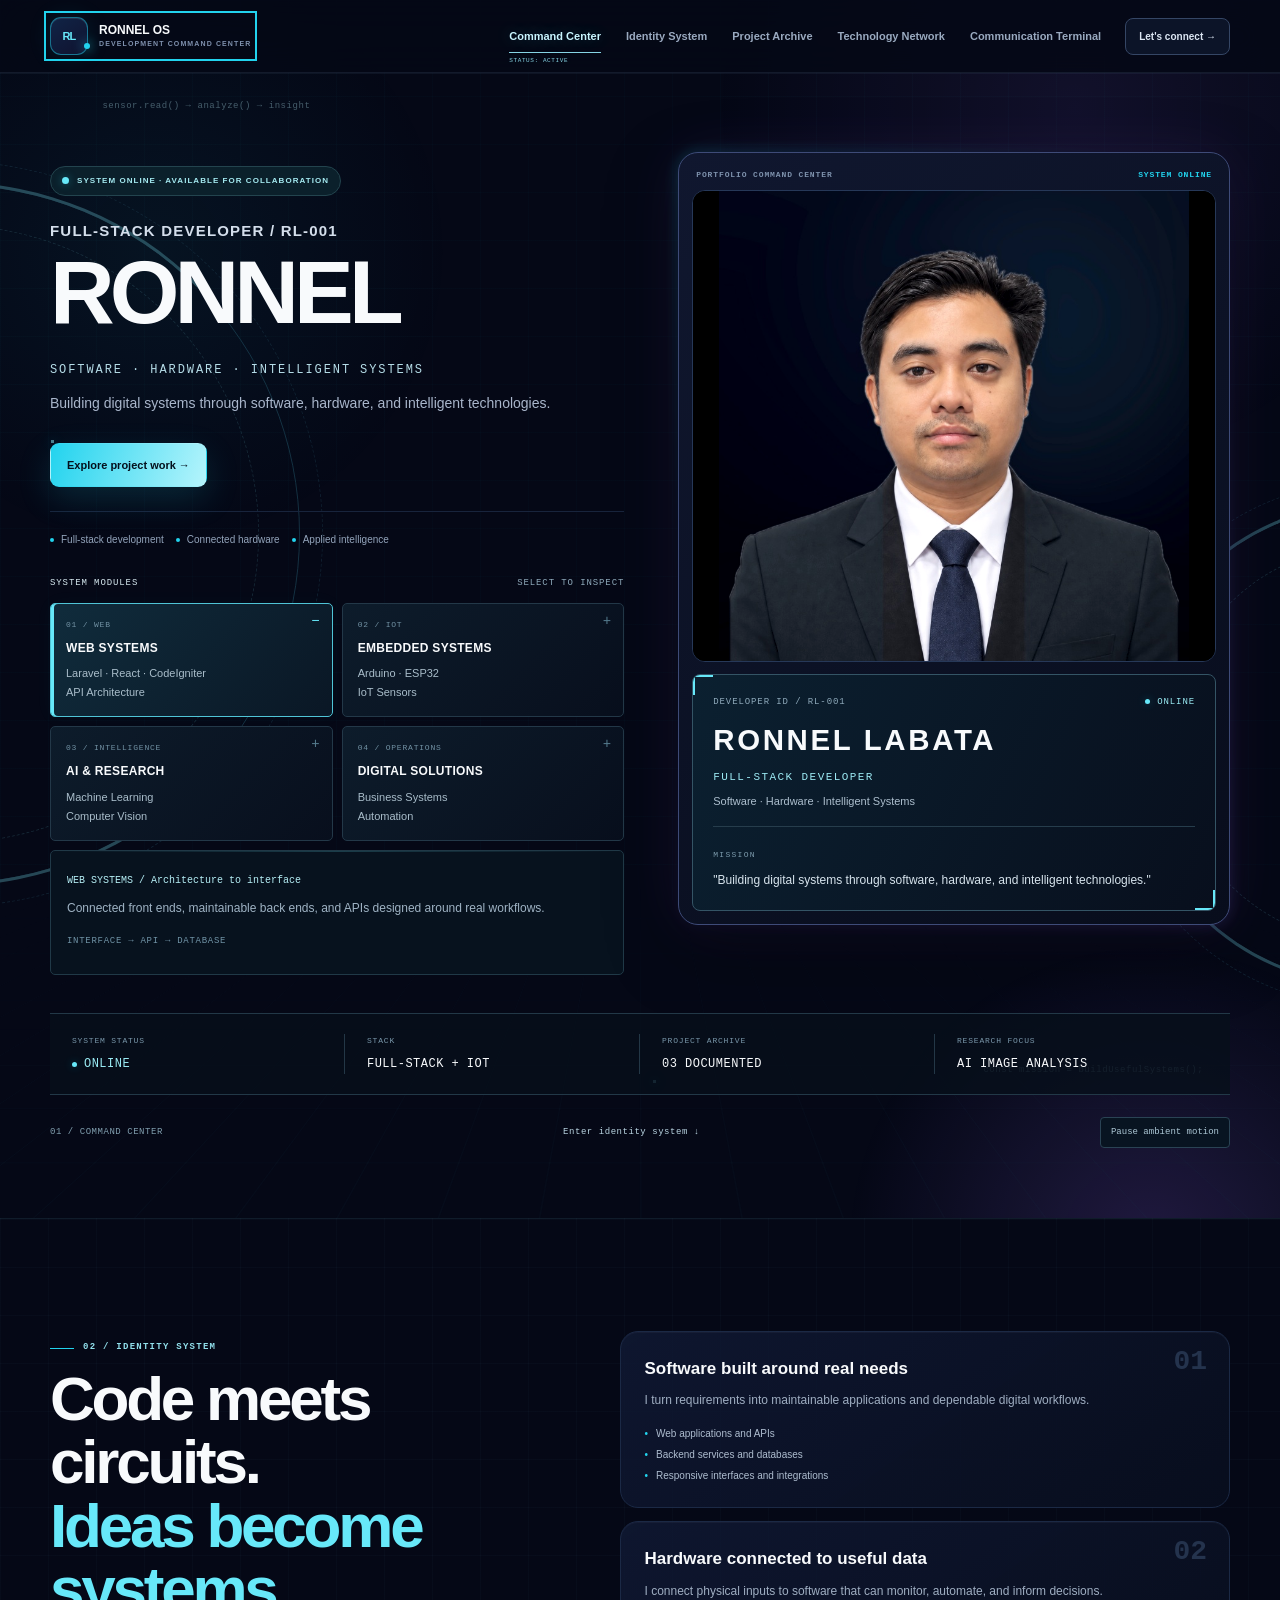
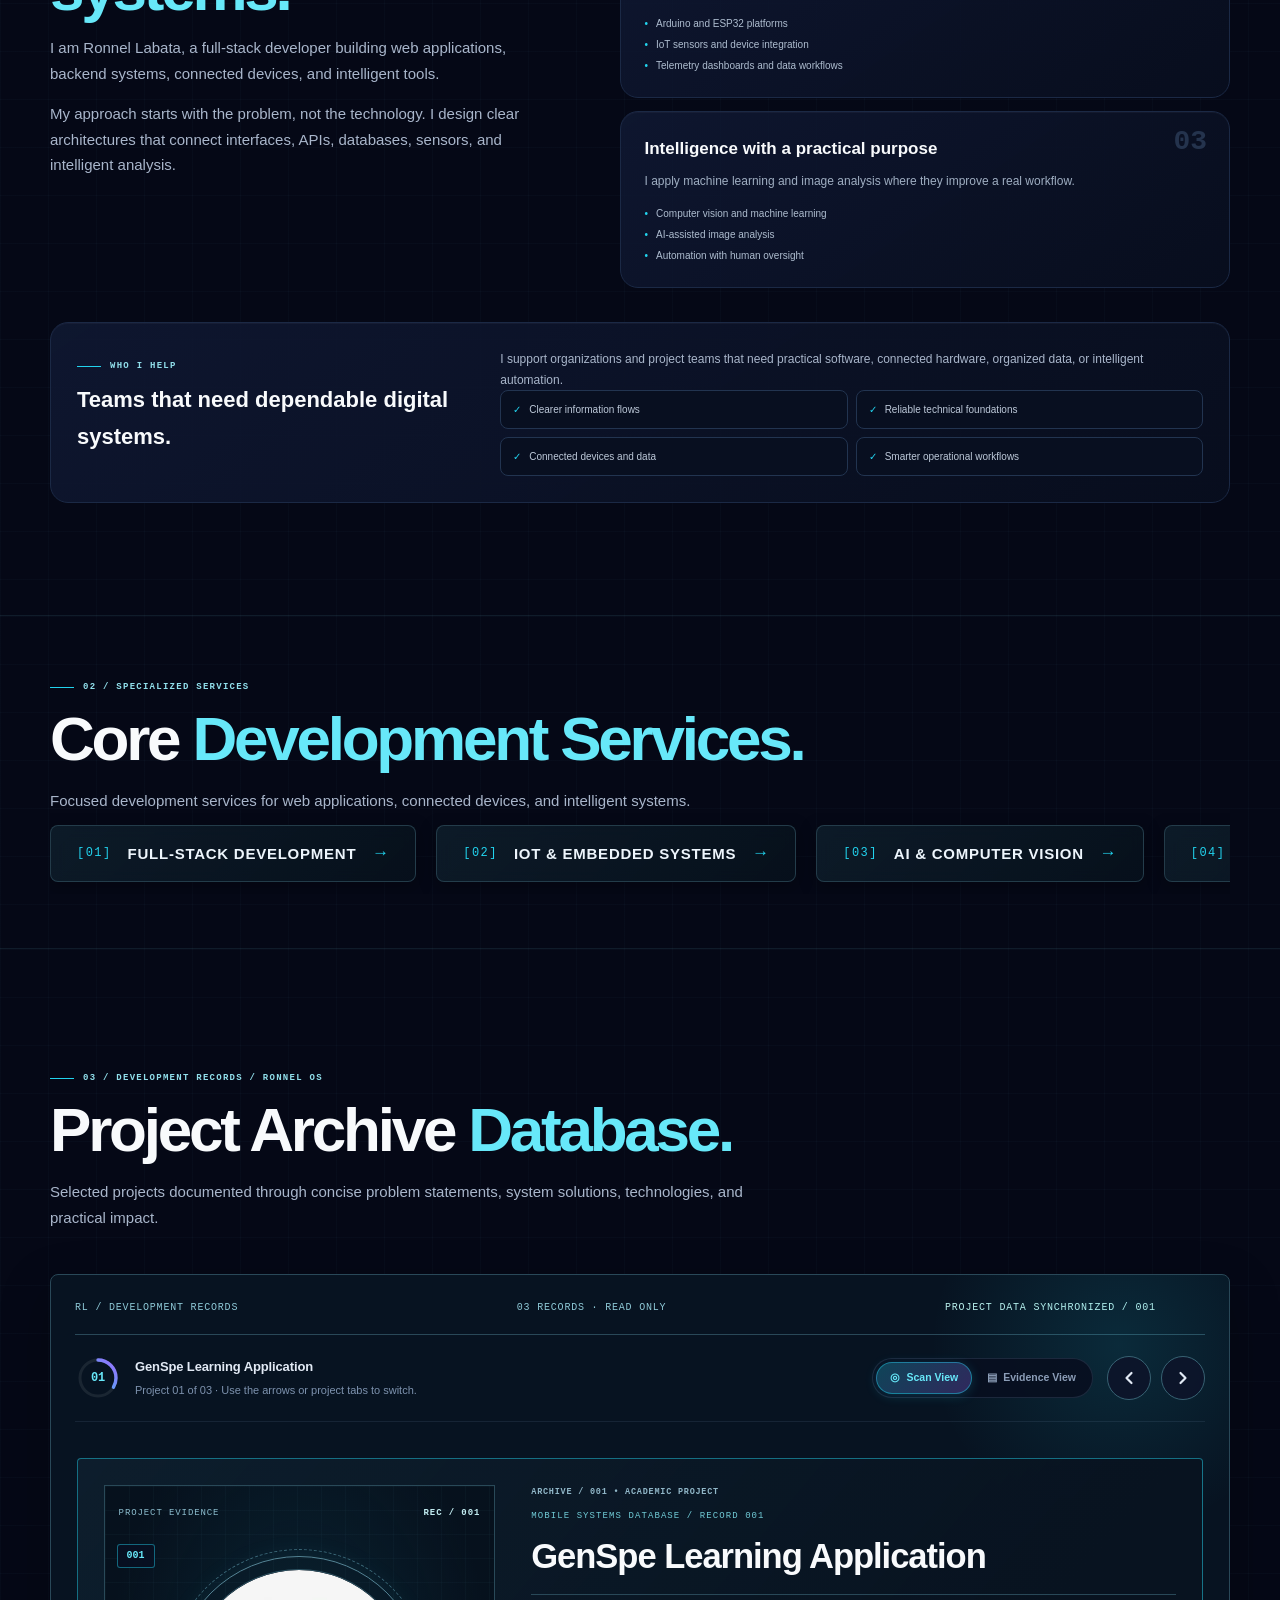
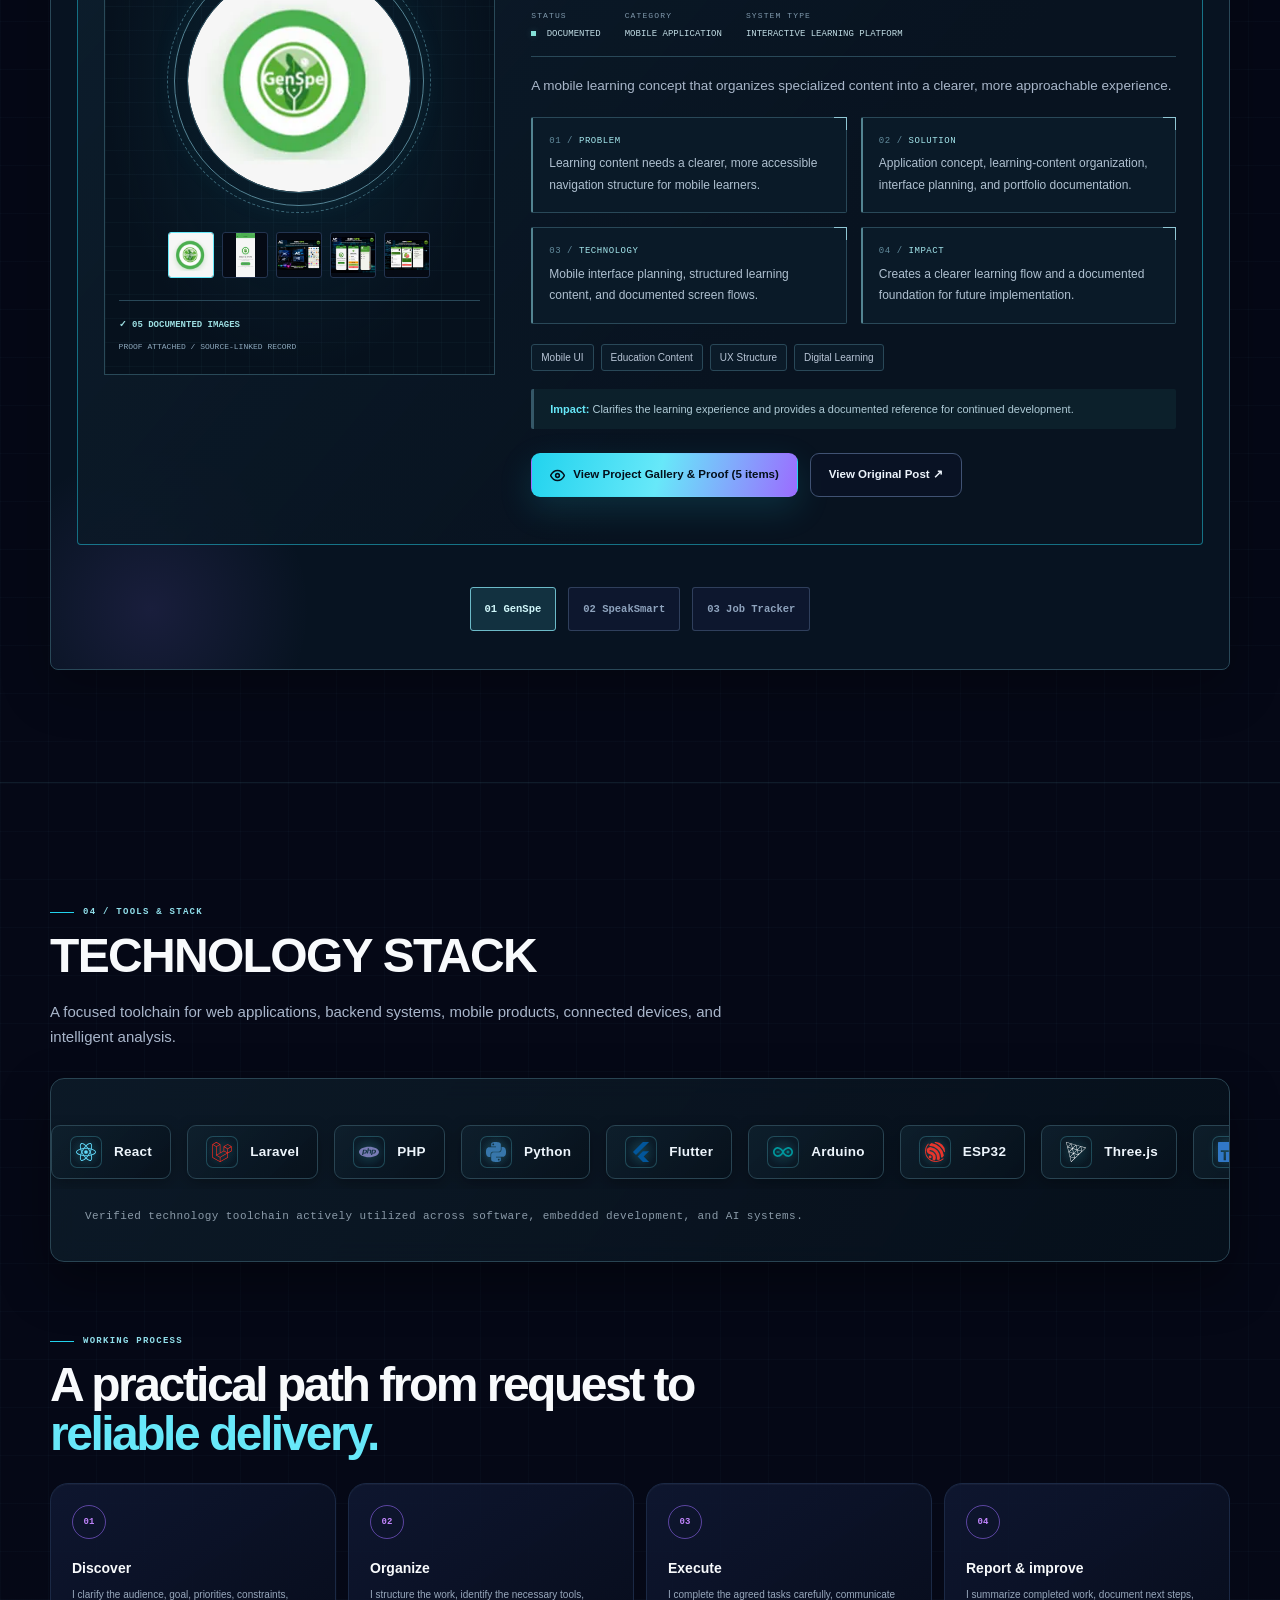
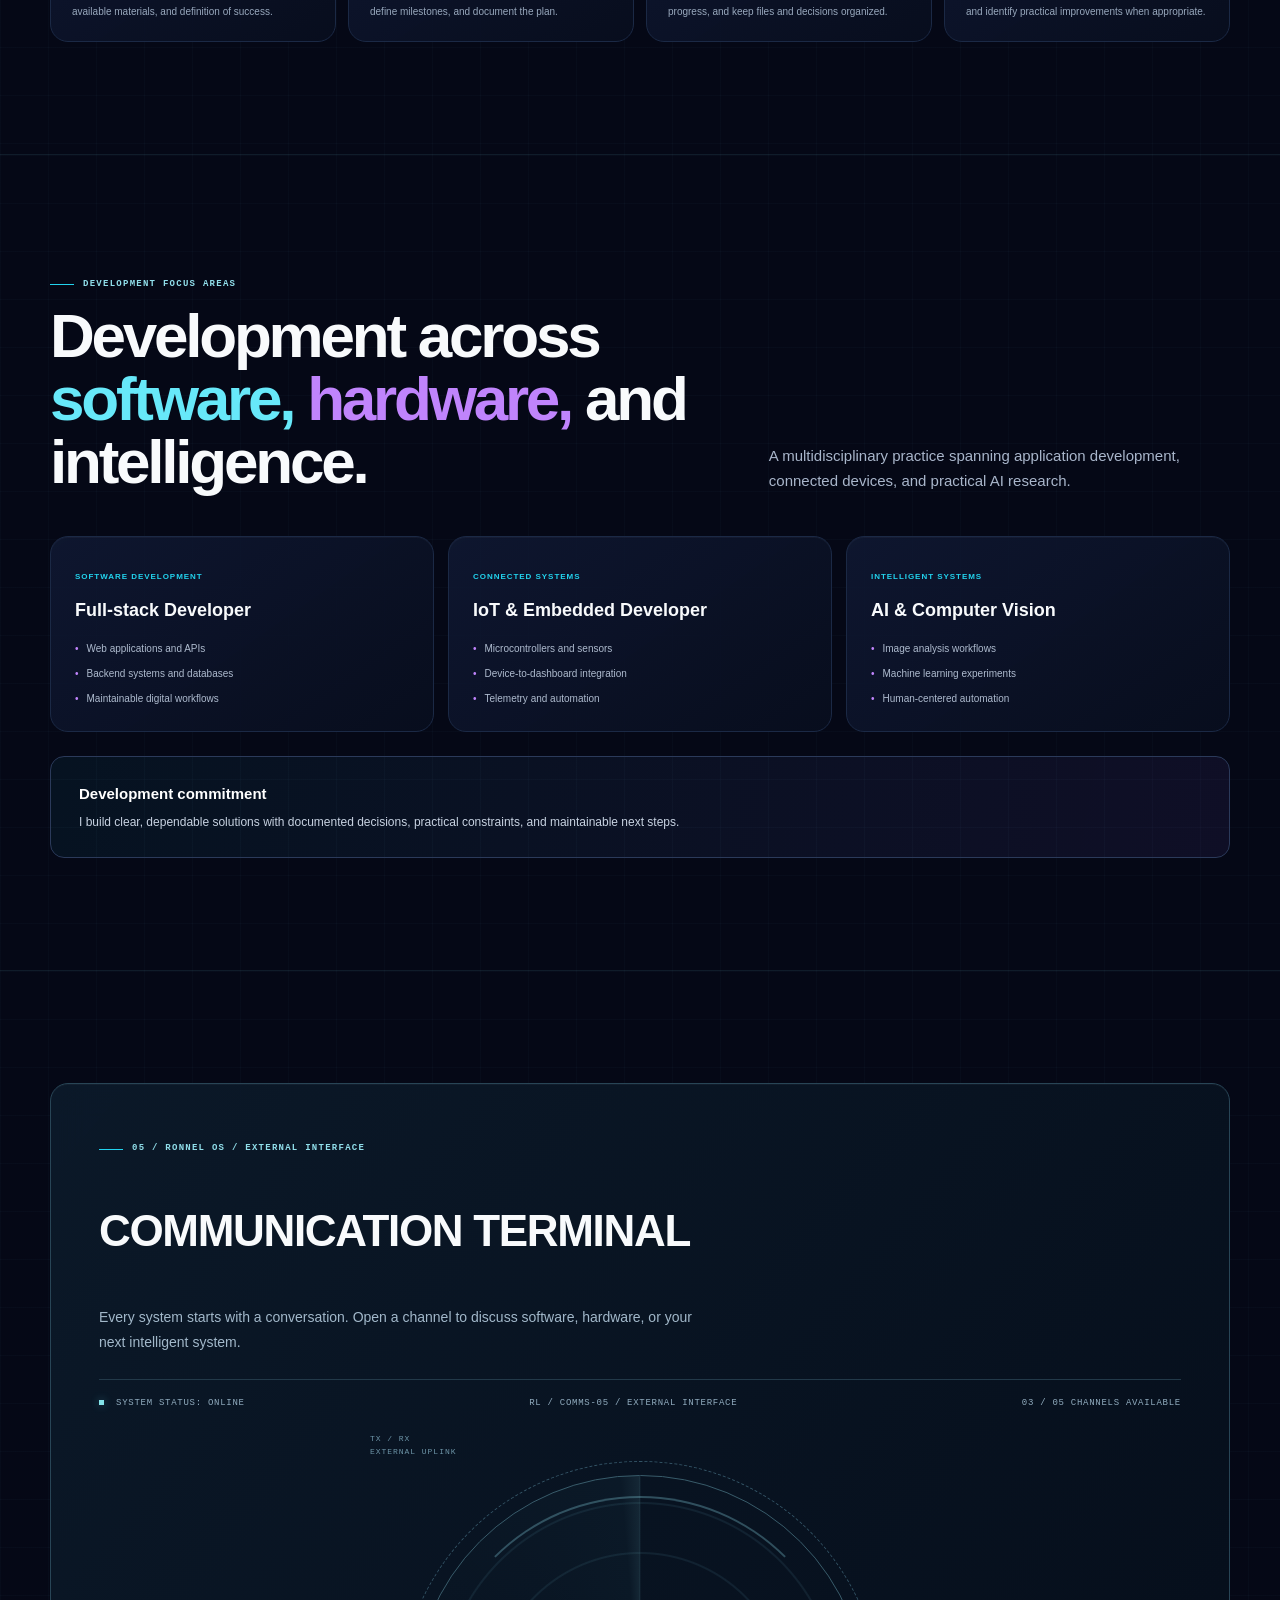
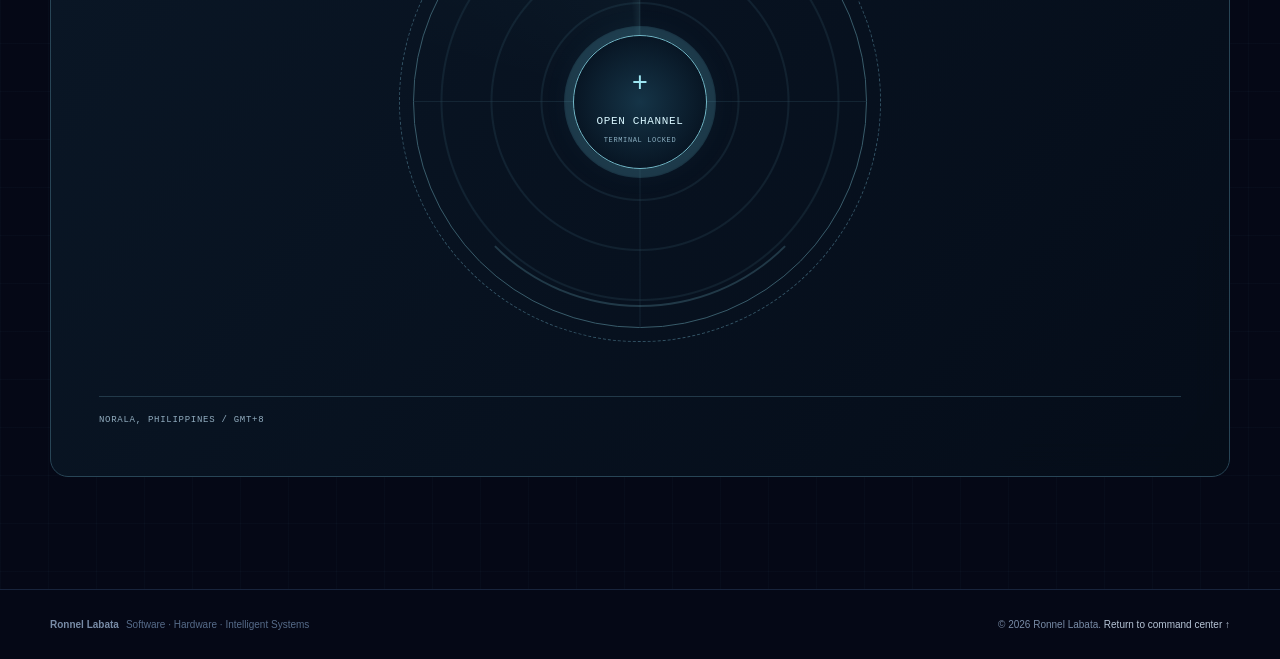
<file: ronnel data/index.html>
<!doctype html>
<html lang="en">
<head>
  <meta charset="utf-8">
  <meta name="viewport" content="width=device-width, initial-scale=1">
  <meta name="author" content="Ronnel Labata">
  <meta name="description" content="Ronnel Labata — full-stack developer building digital systems through software, hardware, and intelligent technologies.">
  <meta property="og:title" content="RONNEL OS | Development Command Center">
  <meta property="og:description" content="Ronnel Labata is a full-stack developer building web applications, backend systems, connected devices, and intelligent solutions.">
  <meta property="og:type" content="website">
  <!-- TODO: Add og:url and a dedicated social preview image after the portfolio is published. -->
  <meta name="theme-color" content="#050816">
  <link rel="preload" as="image" href="Live.jpg?v=31229c2">
  <title>RONNEL OS | Development Command Center</title>
  <style>
    :root{
      --bg:#050816;
      --bg-soft:#080d1d;
      --surface:#0b1226;
      --surface-high:#101933;
      --line:#1b2945;
      --line-bright:#2b4766;
      --text:#f8fafc;
      --muted:#a9b6cb;
      --cyan:#22d3ee;
      --cyan-light:#67e8f9;
      --violet:#9b6cff;
      --violet-light:#c084fc;
      --shadow:0 24px 70px rgba(0,0,0,.34);
      --radius:18px;
      --container:min(1180px,calc(100% - 48px));
    }

    *{box-sizing:border-box}
    html{scroll-behavior:smooth}
    body{margin:0;overflow-x:hidden;background:var(--bg);color:var(--text);font:15px/1.7 Inter,"Segoe UI",Arial,sans-serif}
    body:before{content:"";position:fixed;inset:0;z-index:-2;pointer-events:none;background:radial-gradient(circle at 84% 12%,rgba(155,108,255,.09),transparent 27%),radial-gradient(circle at 12% 28%,rgba(34,211,238,.06),transparent 23%),linear-gradient(rgba(34,211,238,.018) 1px,transparent 1px),linear-gradient(90deg,rgba(34,211,238,.018) 1px,transparent 1px);background-size:auto,auto,48px 48px,48px 48px}
    body.modal-open{overflow:hidden}
    img{display:block;max-width:100%}
    a{color:inherit;text-decoration:none}
    button,input,textarea{font:inherit}
    button{color:inherit}
    [hidden]{display:none!important}
    ::selection{background:rgba(34,211,238,.28);color:white}
    :focus-visible{outline:2px solid var(--cyan);outline-offset:4px}
    .container{width:var(--container);margin-inline:auto}
    .skip-link{position:fixed;left:18px;top:-70px;z-index:200;padding:10px 14px;border-radius:8px;background:var(--cyan);color:#03101b;font-weight:800}.skip-link:focus{top:18px}

    .site-header{position:sticky;top:0;z-index:100;border-bottom:1px solid rgba(111,139,177,.14);background:rgba(5,8,22,.88);backdrop-filter:blur(18px)}
    .nav-shell{min-height:72px;display:flex;align-items:center;gap:24px}
    .brand{display:flex;align-items:center;gap:11px;min-width:max-content}
    .brand-mark{position:relative;width:38px;height:38px;display:grid;place-items:center;border:1px solid rgba(34,211,238,.48);border-radius:11px;background:linear-gradient(145deg,#102446,#10122f);color:var(--cyan-light);font-weight:900;font-size:11px;letter-spacing:-.08em;box-shadow:inset 0 1px rgba(255,255,255,.09),0 0 24px rgba(34,211,238,.1)}
    .brand-mark:after{content:"";position:absolute;right:-3px;bottom:5px;width:6px;height:6px;border-radius:50%;background:var(--cyan);box-shadow:0 0 12px var(--cyan)}
    .brand-copy{display:flex;flex-direction:column;line-height:1.1}.brand-copy strong{font-size:12px}.brand-copy small{margin-top:3px;color:#7f91ae;font-size:7px;font-weight:800;letter-spacing:.16em;text-transform:uppercase}
    .nav-links{display:flex;align-items:center;justify-content:center;gap:25px;margin-left:auto}
    .nav-links a{position:relative;padding:25px 0;color:#9aaac0;font-size:11px;font-weight:650}
    .nav-links a:after{content:"";position:absolute;left:0;right:100%;bottom:17px;height:1px;background:linear-gradient(90deg,var(--cyan),var(--violet));transition:right .24s}
    .nav-links a:hover,.nav-links a.active{color:white}.nav-links a:hover:after,.nav-links a.active:after{right:0}
    .nav-cta{display:inline-flex;align-items:center;justify-content:center;padding:9px 13px;border:1px solid #354665;border-radius:8px;background:#0c1428;color:#dce6f3;font-size:10px;font-weight:800;transition:.22s}.nav-cta:hover{border-color:var(--violet);transform:translateY(-1px)}
    .menu-toggle{display:none;width:42px;height:42px;margin-left:auto;border:1px solid #2a3b58;border-radius:9px;background:#0b1325;cursor:pointer}.menu-toggle span,.menu-toggle:before,.menu-toggle:after{content:"";display:block;width:18px;height:1px;margin:5px auto;background:#d9e5f2;transition:.22s}.menu-toggle[aria-expanded="true"] span{opacity:0}.menu-toggle[aria-expanded="true"]:before{transform:translateY(6px) rotate(45deg)}.menu-toggle[aria-expanded="true"]:after{transform:translateY(-6px) rotate(-45deg)}

    .section{position:relative;padding:112px 0;border-top:1px solid rgba(111,139,177,.09)}
    .section:nth-of-type(even){background:linear-gradient(180deg,rgba(8,13,29,.56),rgba(5,8,22,.2))}
    .section-label{display:inline-flex;align-items:center;gap:9px;color:var(--cyan);font-size:9px;font-weight:850;letter-spacing:.18em;text-transform:uppercase}.section-label:before{content:"";width:24px;height:1px;background:var(--cyan)}
    .section-heading{max-width:760px;margin:11px 0 0;font-size:clamp(35px,5vw,62px);line-height:1.02;letter-spacing:-.052em}.section-heading .cyan{color:var(--cyan-light)}.section-heading .violet{color:var(--violet-light)}
    .section-intro{max-width:710px;margin:18px 0 0;color:var(--muted);font-size:15px}
    .button-row{display:flex;gap:11px;flex-wrap:wrap}
    .button{display:inline-flex;align-items:center;justify-content:center;gap:8px;min-height:44px;padding:10px 16px;border:1px solid #405273;border-radius:9px;background:#0b1427;color:#edf4fc;font-size:11px;font-weight:800;transition:transform .22s,border-color .22s,background .22s,box-shadow .22s}.button:hover{transform:translateY(-2px);border-color:#7086aa}.button.primary{border-color:transparent;background:linear-gradient(105deg,var(--cyan),#67e8f9 48%,var(--violet));color:#04101c;box-shadow:0 12px 34px rgba(34,211,238,.15)}.button.primary:hover{box-shadow:0 16px 42px rgba(34,211,238,.24)}.button.ghost{background:rgba(10,19,38,.72)}
    .chip-row{display:flex;gap:7px;flex-wrap:wrap}.chip{display:inline-flex;padding:5px 8px;border:1px solid #2a3a58;border-radius:999px;background:#070d1b;color:#b8c5d6;font-size:9px}
    .panel{border:1px solid var(--line);border-radius:var(--radius);background:linear-gradient(145deg,rgba(16,25,51,.88),rgba(8,14,30,.94));box-shadow:inset 0 1px rgba(255,255,255,.035)}

    /* Hero */
    .hero-section{min-height:760px;padding:78px 0 70px;display:grid;align-items:center;overflow:hidden}
    .hero-section:after{content:"";position:absolute;width:640px;height:640px;right:-190px;bottom:-350px;z-index:-1;border-radius:50%;background:radial-gradient(circle,rgba(155,108,255,.18),transparent 67%)}
    .hero-grid{display:grid;grid-template-columns:1.02fr .98fr;gap:76px;align-items:center}
    .availability{display:inline-flex;align-items:center;gap:8px;padding:7px 11px;border:1px solid rgba(72,213,174,.28);border-radius:999px;background:rgba(38,167,132,.08);color:#9af3d4;font-size:9px;font-weight:850;letter-spacing:.13em;text-transform:uppercase}.availability:before{content:"";width:7px;height:7px;border-radius:50%;background:#46e3ad;box-shadow:0 0 10px #46e3ad}
    .hero-name{margin:22px 0 6px;color:#d4deeb;font-size:15px;font-weight:800;letter-spacing:.08em;text-transform:uppercase}
    .hero-title{margin:0;font-size:clamp(55px,7.6vw,92px);line-height:.83;letter-spacing:-.07em}.hero-title span{display:block;background:linear-gradient(95deg,var(--cyan-light),var(--violet-light) 54%,white);-webkit-background-clip:text;background-clip:text;color:transparent}
    .hero-role{margin:23px 0 11px;color:#dbe5f2;font-size:clamp(17px,2vw,24px);font-weight:750;line-height:1.25}
    .hero-copy>p{max-width:640px;margin:0;color:var(--muted);font-size:15px}
    .hero-copy .button-row{margin-top:27px}
    .hero-benefits{display:flex;gap:16px;flex-wrap:wrap;margin-top:32px;padding-top:19px;border-top:1px solid #18243c;color:#93a4bb;font-size:10px}.hero-benefits span{display:flex;align-items:center;gap:7px}.hero-benefits span:before{content:"";width:4px;height:4px;border-radius:50%;background:var(--cyan)}
    .proof-console{position:relative;padding:13px;border:1px solid #3e4b78;border-radius:20px;background:linear-gradient(145deg,#10172f,#080d1c);box-shadow:var(--shadow),0 0 60px rgba(155,108,255,.1);transform:perspective(1200px) rotateY(-3deg)}
    .proof-console:before{content:"";position:absolute;inset:-1px;z-index:-1;border-radius:20px;background:linear-gradient(135deg,rgba(34,211,238,.6),transparent 36%,rgba(155,108,255,.55));filter:blur(8px);opacity:.38}
    .console-bar{display:flex;align-items:center;justify-content:space-between;padding:5px 4px 11px;color:#7e92ad;font:700 8px/1 monospace;letter-spacing:.11em;text-transform:uppercase}.console-bar b{color:var(--cyan)}
    .console-screen{position:relative;min-height:370px;overflow:hidden;border:1px solid #263858;border-radius:13px;background:#030812}
    .console-screen>img{width:100%;height:370px;object-fit:contain;background:linear-gradient(135deg,#06111f,#0a1326)}
    .profile-screen{min-height:470px;background:#000}
    .profile-screen>img{height:470px;object-fit:contain;object-position:center;background:#000;filter:saturate(.94) contrast(1.04)}
    .profile-screen:after{content:"";position:absolute;inset:0;pointer-events:none;background:linear-gradient(180deg,transparent 0 48%,rgba(103,232,249,.09) 50%,transparent 52%);background-size:100% 18px;mix-blend-mode:screen;opacity:.28}
    .console-status{position:absolute;left:14px;right:14px;bottom:14px;display:flex;align-items:center;justify-content:space-between;gap:10px;padding:10px 12px;border:1px solid rgba(34,211,238,.35);border-radius:8px;background:rgba(3,8,18,.86);backdrop-filter:blur(10px);font-size:9px}.console-status strong{color:white}.console-status span{color:var(--cyan)}
    .console-footer{display:grid;grid-template-columns:1.2fr .8fr;gap:9px;margin-top:9px}.console-note{padding:12px;border:1px solid #253451;border-radius:10px;background:#080f20}.console-note small{display:block;color:#6f83a0;font-size:7px;letter-spacing:.1em;text-transform:uppercase}.console-note strong{display:block;margin-top:4px;font-size:10px}.console-data{display:grid;grid-template-columns:repeat(2,1fr);gap:5px}.console-data span{padding:8px;border:1px solid #253451;border-radius:7px;color:#a9b7ca;font:700 7px/1.3 monospace;text-align:center}
    /* Live.webp is the user-supplied profile portrait; project evidence remains in the case-study section below. */

    /* About and audience */
    .about-layout{display:grid;grid-template-columns:.9fr 1.1fr;gap:70px;align-items:start}
    .about-copy p{max-width:560px;color:var(--muted)}
    .value-stack{display:grid;gap:13px}.value-card{position:relative;padding:23px 70px 23px 24px}.value-card .index{position:absolute;right:22px;top:16px;color:#24334d;font:900 28px/1 monospace}.value-card h3{margin:0 0 7px;font-size:17px}.value-card p{margin:0;color:#9faec2;font-size:12px}.value-card ul{display:grid;gap:4px;margin:14px 0 0;padding:0;list-style:none;color:#aebdd0;font-size:10px}.value-card li:before{content:"•";margin-right:8px;color:var(--cyan)}
    .audience-panel{display:grid;grid-template-columns:.72fr 1.28fr;gap:28px;margin-top:34px;padding:26px}.audience-panel h3{margin:6px 0 0;font-size:22px}.audience-panel p{margin:0;color:var(--muted);font-size:12px}.audience-benefits{display:grid;grid-template-columns:repeat(2,1fr);gap:8px}.audience-benefits span{padding:10px 12px;border:1px solid #223450;border-radius:8px;background:#080f20;color:#bdc9d9;font-size:10px}.audience-benefits span:before{content:"✓";margin-right:8px;color:var(--cyan)}

    /* Services */
    .split-heading{display:grid;grid-template-columns:1.1fr .9fr;gap:70px;align-items:end;margin-bottom:42px}.split-heading .section-intro{margin:0 0 7px}
    .services-grid{display:grid;grid-template-columns:repeat(3,1fr);gap:14px}
    .service-card{position:relative;min-height:270px;padding:24px;overflow:hidden;transition:.25s}.service-card:after{content:"";position:absolute;left:24px;right:24px;bottom:0;height:2px;background:linear-gradient(90deg,transparent,var(--cyan),var(--violet),transparent);transform:scaleX(0);transition:.25s}.service-card:hover{transform:translateY(-5px);border-color:#3d5578;box-shadow:0 20px 48px rgba(0,0,0,.28)}.service-card:hover:after{transform:scaleX(1)}
    .service-top{display:flex;align-items:center;justify-content:space-between}.service-icon{width:42px;height:42px;display:grid;place-items:center;border:1px solid rgba(34,211,238,.28);border-radius:10px;background:rgba(34,211,238,.06);color:var(--cyan-light);font:900 9px monospace}.service-index{color:#202e47;font:900 24px monospace}.service-card h3{margin:23px 0 8px;font-size:16px}.service-card>p{margin:0;color:#9eacc0;font-size:11px}.deliverables{display:flex;gap:6px;flex-wrap:wrap;margin-top:17px}.deliverables span{padding:4px 7px;border:1px solid #253652;border-radius:5px;color:#8fa1b8;font-size:8px}

    /* Projects Circular Slider & Showcase (By Project: GenSpe & SpeakSmart) */
    .projects-slider-wrapper{position:relative;margin-top:44px;padding:34px 30px;border:1px solid var(--line);border-radius:26px;background:linear-gradient(155deg,rgba(16,25,51,.78),rgba(6,12,26,.94));box-shadow:var(--shadow),0 0 60px rgba(34,211,238,.05);backdrop-filter:blur(16px);overflow:hidden}
    .projects-slider-wrapper:before{content:"";position:absolute;top:-120px;right:-80px;width:380px;height:380px;border-radius:50%;background:radial-gradient(circle,rgba(34,211,238,.12),transparent 70%);pointer-events:none;z-index:0}
    .projects-slider-wrapper:after{content:"";position:absolute;bottom:-100px;left:-60px;width:320px;height:320px;border-radius:50%;background:radial-gradient(circle,rgba(155,108,255,.12),transparent 70%);pointer-events:none;z-index:0}

    /* Top Controls Bar */
    .slider-controls-bar{position:relative;z-index:2;display:flex;align-items:center;justify-content:space-between;gap:16px;padding-bottom:22px;border-bottom:1px solid rgba(111,139,177,.14);margin-bottom:28px;flex-wrap:wrap}
    .slider-status-area{display:flex;align-items:center;gap:14px}
    .slider-circular-counter{position:relative;width:46px;height:46px;display:grid;place-items:center}
    .slider-circular-counter svg{position:absolute;inset:0;transform:rotate(-90deg)}
    .circle-bg{fill:none;stroke:rgba(255,255,255,.08);stroke-width:3}
    .circle-progress-bar{fill:none;stroke:url(#sliderGrad);stroke-width:3.4;stroke-linecap:round;stroke-dasharray:113.1;stroke-dashoffset:56.55;transition:stroke-dashoffset .45s cubic-bezier(.2,.8,.2,1)}
    .counter-number{font:800 12px/1 monospace;color:var(--cyan-light);letter-spacing:-.02em}
    .slider-heading-hint{display:flex;flex-direction:column;gap:3px}
    .slider-heading-hint strong{font-size:13px;color:#e2eaf5;letter-spacing:-.01em}
    .slider-heading-hint span{font-size:11px;color:#7d92ae}

    /* Mode switcher and arrows */
    .slider-actions-right{display:flex;align-items:center;gap:14px}
    .slider-mode-toggle{display:inline-flex;align-items:center;padding:3px;background:rgba(8,15,32,.9);border:1px solid rgba(111,139,177,.2);border-radius:999px;gap:2px}
    .mode-btn{display:inline-flex;align-items:center;gap:6px;padding:6px 13px;border:0;border-radius:999px;background:transparent;color:#8b9db7;font-size:10.5px;font-weight:700;cursor:pointer;transition:all .22s ease}
    .mode-btn:hover{color:white}
    .mode-btn.active{background:linear-gradient(135deg,rgba(34,211,238,.28),rgba(155,108,255,.28));color:var(--cyan-light);box-shadow:0 2px 12px rgba(34,211,238,.18);border:1px solid rgba(34,211,238,.45)}
    .mode-btn-icon{font-size:11px;line-height:1}

    /* Circular Navigation Arrows (Left & Right) */
    .slider-arrows{display:flex;align-items:center;gap:10px}
    .slider-arrow-btn{position:relative;width:46px;height:46px;display:grid;place-items:center;border-radius:50%;border:1px solid rgba(34,211,238,.45);background:rgba(12,20,42,.92);color:#e2eaf5;cursor:pointer;transition:all .26s cubic-bezier(.2,.8,.2,1);box-shadow:0 4px 16px rgba(0,0,0,.38),inset 0 1px 1px rgba(255,255,255,.14)}
    .slider-arrow-btn:before{content:"";position:absolute;inset:-2px;border-radius:50%;background:linear-gradient(135deg,var(--cyan),var(--violet));z-index:-1;opacity:0;filter:blur(4px);transition:opacity .26s ease}
    .slider-arrow-btn:hover{transform:scale(1.1);color:white;border-color:var(--cyan);box-shadow:0 0 24px rgba(34,211,238,.5),0 8px 22px rgba(0,0,0,.45)}
    .slider-arrow-btn:hover:before{opacity:.8}
    .slider-arrow-btn:active{transform:scale(.94)}

    /* Viewport & Track */
    .slider-viewport{position:relative;z-index:1;width:100%;overflow:hidden;cursor:grab;user-select:none;padding:8px 2px 14px}
    .slider-viewport:active{cursor:grabbing}
    .slider-track{display:flex;gap:30px;transition:transform .48s cubic-bezier(.2,.8,.2,1);will-change:transform}

    /* Project Slide Card (By Project) */
    .project-slide{flex:0 0 100%;min-width:100%;display:flex;flex-direction:column;padding:32px 28px;border:1px solid var(--line);border-radius:24px;background:linear-gradient(160deg,rgba(14,23,46,.92),rgba(7,13,27,.96));box-shadow:0 14px 34px rgba(0,0,0,.35);transition:border-color .35s ease,box-shadow .35s ease;position:relative}
    .project-slide.is-active-card{border-color:rgba(34,211,238,.48);box-shadow:0 22px 48px rgba(0,0,0,.55),0 0 32px rgba(34,211,238,.14)}

    /* Grid Layout: Left Media / Right Content */
    .slide-grid-layout{display:grid;grid-template-columns:350px 1fr;gap:40px;align-items:start}

    /* Left Media Column */
    .slide-media-col{position:relative;display:flex;flex-direction:column;align-items:center;padding-top:6px}
    .slide-number-circle{position:absolute;top:-8px;left:4px;width:36px;height:36px;border-radius:50%;display:grid;place-items:center;background:rgba(8,16,34,.95);border:1px solid rgba(34,211,238,.45);color:var(--cyan-light);font:800 12px/1 monospace;box-shadow:0 0 16px rgba(34,211,238,.28);z-index:3}

    /* CIRCULAR IMAGE PORTAL */
    .circle-portal-container{position:relative;width:250px;height:250px;border-radius:50%;padding:4px;background:linear-gradient(135deg,var(--cyan),var(--violet) 50%,#38bdf8);box-shadow:0 0 32px rgba(34,211,238,.3),0 16px 36px rgba(0,0,0,.5);transition:all .38s cubic-bezier(.2,.8,.2,1)}
    .circle-portal-container:after{content:"";position:absolute;inset:-7px;border-radius:50%;border:1.5px dashed rgba(34,211,238,.35);pointer-events:none;animation:rotateRing 24s linear infinite}
    @keyframes rotateRing{from{transform:rotate(0deg)}to{transform:rotate(360deg)}}
    .circle-portal-inner{position:relative;width:100%;height:100%;border-radius:50%;overflow:hidden;background:#040915}
    .circle-portal-inner img{width:100%;height:100%;object-fit:cover;object-position:center;border-radius:50%;transition:transform .4s ease,filter .3s ease;filter:saturate(1.04)}
    .circle-portal-container:hover{transform:scale(1.04);box-shadow:0 0 46px rgba(34,211,238,.5),0 22px 46px rgba(0,0,0,.68)}
    .circle-portal-container:hover .circle-portal-inner img{transform:scale(1.08)}

    /* Hover View Gallery Pill inside circle */
    .circle-hover-action{position:absolute;inset:0;border-radius:50%;display:flex;flex-direction:column;align-items:center;justify-content:center;gap:8px;background:rgba(3,8,20,.76);backdrop-filter:blur(5px);color:white;opacity:0;transition:opacity .26s ease;cursor:zoom-in;border:0;z-index:2}
    .circle-hover-action span.action-icon{width:42px;height:42px;border-radius:50%;display:grid;place-items:center;background:var(--cyan);color:#030a16;box-shadow:0 0 18px var(--cyan)}
    .circle-hover-action span.action-label{font-size:10.5px;font-weight:800;letter-spacing:.06em;text-transform:uppercase;color:var(--cyan-light)}
    .circle-portal-container:hover .circle-hover-action{opacity:1}

    /* Alternate Card Mode (When toggled to standard screenshot rounded cards) */
    .mode-card .circle-portal-container{width:100%;height:250px;border-radius:18px;padding:2.5px}
    .mode-card .circle-portal-container:after{display:none}
    .mode-card .circle-portal-inner{border-radius:16px}
    .mode-card .circle-portal-inner img{border-radius:16px;object-fit:cover}
    .mode-card .circle-hover-action{border-radius:16px}

    /* Proof Thumbnails Strip under portal */
    .proof-thumbnails-wrap{width:100%;margin-top:20px;text-align:center}
    .proof-thumbs-list{display:flex;gap:8px;justify-content:center;flex-wrap:wrap}
    .proof-thumb-item{position:relative;width:48px;height:48px;border-radius:9px;overflow:hidden;border:1.5px solid #233450;background:#050a14;padding:0;cursor:pointer;transition:all .22s ease}
    .proof-thumb-item img{width:100%;height:100%;object-fit:cover}
    .proof-thumb-item:hover{transform:translateY(-2px);border-color:var(--cyan);box-shadow:0 0 12px rgba(34,211,238,.35)}
    .proof-thumb-item.active{border-color:var(--cyan-light);box-shadow:0 0 14px rgba(34,211,238,.45)}

    /* Right Content Column */
    .slide-content-col{display:flex;flex-direction:column}
    .slide-case-badge{display:inline-flex;color:#7185a3;font:800 8.5px monospace;letter-spacing:.14em;text-transform:uppercase;margin-bottom:8px}
    .slide-title{margin:0 0 10px;font-size:clamp(26px,2.8vw,38px);line-height:1.1;letter-spacing:-.03em;color:#f8fafc}
    .slide-desc{margin:0 0 20px;color:#a9b7ca;font-size:13.5px;line-height:1.6}

    /* Facts Grid */
    .slide-facts-grid{display:grid;grid-template-columns:repeat(2,1fr);gap:14px;margin-bottom:20px}
    .fact-box{padding-top:12px;border-top:1px solid #24354f}
    .fact-box strong{display:block;margin-bottom:4px;color:#7187a7;font-size:8.5px;letter-spacing:.11em;text-transform:uppercase}
    .fact-box p{margin:0;color:#c2cfdf;font-size:11px;line-height:1.45}

    /* Chips Row */
    .slide-chips-row{display:flex;gap:7px;flex-wrap:wrap;margin-bottom:18px}
    .slide-chips-row .chip{padding:4px 9px;font-size:9px}

    /* Result Callout */
    .slide-result-callout{margin:0 0 24px;padding:12px 16px;border-left:3px solid var(--violet);background:rgba(155,108,255,.07);color:#d0d9e5;font-size:11px;line-height:1.5;border-radius:0 8px 8px 0}
    .slide-result-callout strong{color:var(--cyan-light)}

    /* Action Buttons Row */
    .slide-actions-row{display:flex;gap:12px;flex-wrap:wrap;align-items:center}
    .slide-btn-primary{min-height:44px;padding:10px 18px;font-size:11.5px;display:inline-flex;align-items:center;gap:8px}
    .slide-btn-ghost{min-height:44px;padding:10px 18px;font-size:11.5px}

    /* Bottom Circular Dots Pagination */
    .slider-pagination{position:relative;z-index:2;display:flex;align-items:center;justify-content:center;gap:12px;margin-top:26px;padding-top:16px}
    .slider-dot{position:relative;padding:6px 14px;border-radius:999px;border:1px solid rgba(111,139,177,.35);background:rgba(16,25,51,.8);color:#8ea3bd;font:750 10.5px monospace;cursor:pointer;transition:all .28s cubic-bezier(.2,.8,.2,1)}
    .slider-dot:hover{border-color:var(--cyan);color:white;transform:scale(1.05)}
    .slider-dot.active{background:linear-gradient(90deg,var(--cyan),var(--violet));color:#04101c;border-color:transparent;box-shadow:0 0 16px rgba(34,211,238,.5);font-weight:900}

    /* Responsive Breakpoints */
    @media(max-width:920px){
      .slide-grid-layout{grid-template-columns:1fr;gap:28px}
      .slide-media-col{padding-top:0}
      .circle-portal-container{width:220px;height:220px}
      .slide-title{font-size:26px}
      .slide-facts-grid{grid-template-columns:1fr}
    }
    @media(max-width:640px){
      .projects-slider-wrapper{padding:22px 16px}
      .project-slide{padding:20px 16px}
      .circle-portal-container{width:190px;height:190px}
      .slider-controls-bar{flex-direction:column;align-items:flex-start;gap:14px}
      .slider-actions-right{width:100%;justify-content:space-between}
    }

    /* Capabilities and workflow */
    .capability-layout{display:grid;grid-template-columns:.76fr 1.24fr;gap:34px;margin-top:44px}.capability-overview{padding:27px}.capability-overview h3{margin:0 0 9px;font-size:20px}.capability-overview p{color:var(--muted);font-size:12px}.capability-note{margin-top:25px;padding:14px;border-left:2px solid var(--cyan);background:rgba(34,211,238,.05);color:#b8c6d7;font-size:10px}
    .tool-groups{display:grid;gap:11px}.tool-group{display:grid;grid-template-columns:170px 1fr;gap:18px;align-items:center;padding:17px}.tool-group h3{margin:0;font-size:11px}.tool-group small{display:block;margin-top:3px;color:#7185a3;font-size:7px;letter-spacing:.08em;text-transform:uppercase}.tool-list{display:flex;gap:7px;flex-wrap:wrap}.tool{display:inline-flex;align-items:center;gap:6px;padding:6px 8px;border:1px solid #263754;border-radius:6px;background:#080f20;color:#bdc9d8;font-size:9px}.tool img{width:16px;height:16px;object-fit:contain}
    .workflow-heading{margin-top:62px}.workflow-heading .section-heading{font-size:clamp(30px,4vw,48px)}.workflow-grid{display:grid;grid-template-columns:repeat(4,1fr);gap:12px;margin-top:24px}.workflow-step{padding:21px}.workflow-number{width:34px;height:34px;display:grid;place-items:center;border:1px solid rgba(155,108,255,.55);border-radius:50%;color:var(--violet-light);font:800 9px monospace}.workflow-step h3{margin:18px 0 6px;font-size:14px}.workflow-step p{margin:0;color:#98a8bd;font-size:10px}

    /* Experience */
    .experience-intro{display:grid;grid-template-columns:1fr .7fr;gap:60px;align-items:end}.experience-intro .section-intro{margin:0}
    .experience-grid{display:grid;grid-template-columns:repeat(3,1fr);gap:14px;margin-top:42px}.experience-card{padding:24px}.experience-card small{color:var(--cyan);font-size:8px;font-weight:800;letter-spacing:.12em;text-transform:uppercase}.experience-card h3{margin:9px 0 14px;font-size:18px}.experience-card ul{display:grid;gap:8px;margin:0;padding:0;list-style:none;color:#aebbcf;font-size:10px}.experience-card li:before{content:"•";margin-right:8px;color:var(--violet-light)}
    .commitment{margin-top:24px;padding:24px 28px;border:1px solid #2b3a5a;border-radius:14px;background:linear-gradient(100deg,rgba(34,211,238,.055),rgba(155,108,255,.07));color:#c8d3e2}.commitment strong{display:block;margin-bottom:6px;color:white}.commitment p{margin:0;font-size:12px}
    /* TODO: Add verified organizations and dates if Ronnel supplies them; these cards intentionally describe experience areas rather than employment history. */

    /* Contact */
    .contact-shell{display:grid;grid-template-columns:1.1fr .9fr;gap:34px;padding:44px;background:radial-gradient(circle at 90% 20%,rgba(155,108,255,.14),transparent 34%),linear-gradient(145deg,#101a35,#080e20)}
    .contact-shell h2{max-width:660px;margin:9px 0 17px;font-size:clamp(42px,6vw,72px);line-height:.94;letter-spacing:-.055em}.contact-shell h2 .cyan{color:var(--cyan-light)}.contact-shell h2 .violet{color:var(--violet-light)}.contact-shell p{max-width:620px;color:#aebcd0}.contact-shell .button-row{margin-top:24px}
    .contact-card{align-self:center;padding:24px}.contact-card h3{margin:0 0 16px;font-size:13px}.contact-list{display:grid;gap:9px}.contact-item{display:grid;grid-template-columns:70px 1fr;gap:12px;padding:10px 0;border-bottom:1px solid #22324d}.contact-item:last-child{border-bottom:0}.contact-item b{color:#7187a5;font-size:8px;letter-spacing:.1em;text-transform:uppercase}.contact-item a,.contact-item span{color:#d5deea;font-size:10px;overflow-wrap:anywhere}
    /* TODO: Add verified phone, Upwork, OnlineJobs.ph, and published portfolio URL when supplied. */

    .site-footer{padding:26px 0;border-top:1px solid #18243c;color:#788ba6;font-size:10px}.footer-inner{display:flex;align-items:center;justify-content:space-between;gap:20px}.footer-inner a{color:#b6c4d6}.footer-role{margin-left:7px;color:#566b89}

    /* Gallery */
    .gallery-modal{position:fixed;inset:0;z-index:300;display:grid;place-items:center;padding:20px;background:rgba(2,5,13,.91);backdrop-filter:blur(14px)}
    .gallery-dialog{width:min(1040px,100%);max-height:92vh;display:flex;flex-direction:column;overflow:hidden;border:1px solid #355476;border-radius:18px;background:#071020;box-shadow:0 35px 100px rgba(0,0,0,.65)}
    .gallery-head{display:flex;align-items:flex-start;justify-content:space-between;gap:20px;padding:19px 20px;border-bottom:1px solid #21344f}.gallery-head small{display:block;color:var(--cyan);font-size:8px;letter-spacing:.12em;text-transform:uppercase}.gallery-head h2{margin:4px 0 0;font-size:19px}.gallery-close{width:38px;height:38px;flex:0 0 38px;border:1px solid #354967;border-radius:50%;background:#0b162b;cursor:pointer}.gallery-close:hover{border-color:var(--cyan)}
    .gallery-stage{position:relative;min-height:0;display:grid;grid-template-columns:50px minmax(0,1fr) 50px;align-items:center;gap:12px;padding:20px;background:#030812}.gallery-stage figure{min-width:0;margin:0;text-align:center}.gallery-stage img{width:100%;height:min(64vh,650px);object-fit:contain;border-radius:10px;background:#020611}.gallery-stage figcaption{margin-top:10px;color:#8295ae;font:700 9px monospace}.gallery-nav{width:42px;height:42px;border:1px solid #35506c;border-radius:50%;background:#0a1729;color:var(--cyan-light);font-size:21px;cursor:pointer}.gallery-nav:hover{border-color:var(--cyan);background:#0d2338}
    .gallery-foot{display:flex;align-items:center;justify-content:space-between;gap:18px;padding:15px 20px;border-top:1px solid #21344f}.gallery-foot p{margin:0;color:#91a3bb;font-size:10px}.gallery-foot a{color:var(--cyan-light);font-size:10px;font-weight:800}

    .reveal{opacity:0;transform:translateY(18px);transition:opacity .65s ease,transform .65s ease}.reveal.visible,.hero-section .reveal{opacity:1;transform:none}

    @media(max-width:1050px){
      :root{--container:min(100% - 38px,900px)}
      .nav-links{gap:16px}.nav-links a{font-size:10px}.nav-cta{display:none}
      .hero-grid{grid-template-columns:1fr 1fr;gap:34px}.hero-title{font-size:62px}.console-screen,.console-screen>img{min-height:0;height:320px}.profile-screen,.profile-screen>img{height:390px}
      .about-layout,.split-heading,.capability-layout,.experience-intro{grid-template-columns:1fr;gap:34px}
      .services-grid{grid-template-columns:repeat(2,1fr)}
      .case-study{grid-template-columns:1fr}.case-study:nth-child(even) .case-media{order:0}.case-media{min-height:430px}.case-media img{height:380px}
      .workflow-grid{grid-template-columns:repeat(2,1fr)}
      .experience-grid{grid-template-columns:1fr 1fr}.experience-card:last-child{grid-column:1/-1}
    }

    @media(max-width:820px){
      :root{--container:min(100% - 30px,680px)}
      .site-header{background:rgba(5,8,22,.96)}.nav-shell{min-height:66px}.menu-toggle{display:block}
      .nav-links{position:absolute;left:15px;right:15px;top:66px;display:none;align-items:stretch;gap:0;padding:10px;border:1px solid #273854;border-radius:0 0 13px 13px;background:#080f20;box-shadow:0 24px 50px rgba(0,0,0,.5)}.nav-links.open{display:flex;flex-direction:column}.nav-links a{padding:11px 12px;border-radius:7px}.nav-links a:hover,.nav-links a.active{background:#0d1930}.nav-links a:after{display:none}
      .hero-section{padding-top:55px}.hero-grid{grid-template-columns:1fr;gap:42px}.hero-copy{order:1}.proof-console{order:2;max-width:620px;width:100%;margin:auto;transform:none}.hero-title{font-size:clamp(55px,12vw,78px)}.profile-screen,.profile-screen>img{height:500px}
      .about-layout{gap:40px}.audience-panel{grid-template-columns:1fr}.audience-benefits{grid-template-columns:1fr}
      .section{padding:86px 0}.case-content{padding:30px}.case-facts{grid-template-columns:1fr}.case-media{padding:18px}
      .tool-group{grid-template-columns:1fr}.contact-shell{grid-template-columns:1fr;padding:30px}
    }

    @media(max-width:560px){
      :root{--container:min(100% - 24px,520px);--radius:14px}
      body{font-size:14px}.brand-copy small{display:none}.section{padding:72px 0}.section-heading{font-size:39px}.section-intro{font-size:14px}
      .hero-section{min-height:auto;padding:44px 0 64px}.hero-name{font-size:12px}.hero-title{font-size:50px}.hero-role{font-size:18px}.hero-copy>p{font-size:14px}.hero-benefits{display:grid;gap:8px}
      .button-row{display:grid;grid-template-columns:1fr}.button{width:100%}
      .proof-console{padding:9px}.console-screen,.console-screen>img{height:250px}.profile-screen,.profile-screen>img{height:340px}.console-footer{grid-template-columns:1fr}.console-data{display:none}.console-status{left:9px;right:9px;bottom:9px}
      .services-grid,.workflow-grid,.experience-grid{grid-template-columns:1fr}.service-card{min-height:auto}.experience-card:last-child{grid-column:auto}
      .case-media{min-height:300px;padding:12px}.case-media img{height:280px}.case-content{padding:24px 19px}.case-content h3{font-size:30px}.media-action{right:10px;bottom:10px;width:auto}
      .tool-group{padding:15px}.contact-shell{padding:24px 19px}.contact-shell h2{font-size:43px}.footer-inner{align-items:flex-start;flex-direction:column}
      .gallery-modal{padding:7px}.gallery-dialog{max-height:97vh}.gallery-stage{grid-template-columns:38px minmax(0,1fr) 38px;gap:5px;padding:12px 7px}.gallery-nav{width:34px;height:34px}.gallery-stage img{height:58vh}.gallery-foot{align-items:flex-start;flex-direction:column}.gallery-foot a{padding:8px 0}
    }

    @media(prefers-reduced-motion:reduce){
      html{scroll-behavior:auto}.reveal,.button,.service-card,.service-card:after,.nav-links a:after{transition:none}.reveal{opacity:1;transform:none}
    }
  </style>
  <link rel="stylesheet" href="command-center.css">
  <link rel="stylesheet" href="stack-showcase.css">
  <link rel="stylesheet" href="mobile.css">
</head>
<body>
  <div class="os-boot" id="os-boot" hidden role="dialog" aria-modal="true" aria-labelledby="boot-title">
    <div class="boot-console">
      <div class="boot-kicker">PERSONAL DEVELOPMENT ENVIRONMENT / 01</div>
      <h2 id="boot-title">RONNEL <span>OS</span></h2>
      <p class="boot-subtitle">Development Command Center</p>
      <div class="boot-log" aria-hidden="true"><span data-boot-stage>01 / SYSTEM INITIALIZATION</span><span data-boot-stage>02 / LOADING DEVELOPMENT MODULES</span><span data-boot-stage>03 / ACCESS GRANTED</span></div>
      <div class="boot-track" aria-hidden="true"><span id="boot-progress"></span></div>
      <p id="boot-status" role="status">Initializing your development environment.</p>
      <button id="boot-skip" type="button">Skip initialization →</button>
      <small>Portfolio introduction · no authentication required</small>
    </div>
  </div>
  <a class="skip-link" href="#main-content">Skip to main content</a>

  <header class="site-header">
    <div class="container nav-shell">
      <a class="brand" href="#home" aria-label="Ronnel Labata home">
        <span class="brand-mark" aria-hidden="true">RL</span>
        <span class="brand-copy"><strong>RONNEL OS</strong><small>Development command center</small></span>
      </a>
      <nav class="nav-links" id="primary-navigation" aria-label="Primary navigation">
        <a class="active" href="#home">Command Center</a>
        <a href="#about">Identity System</a>
        <a href="#projects">Project Archive</a>
        <a href="#capabilities">Technology Network</a>
        <a href="#contact">Communication Terminal</a>
      </nav>
      <a class="nav-cta" href="mailto:ronnel.labata@gmail.com?subject=Project%20Inquiry%20for%20Ronnel%20Labata">Let's connect →</a>
      <button class="menu-toggle" type="button" aria-label="Open navigation menu" aria-controls="primary-navigation" aria-expanded="false"><span></span></button>
    </div>
  </header>

  <main id="main-content">
    <section class="hero-section section" id="home" aria-labelledby="hero-title">
      <div class="lab-environment" aria-hidden="true"><div class="technical-ring"></div><div class="technical-ring ring-secondary"></div><div class="blueprint-plane"></div><span class="code-fragment fragment-one">sensor.read() → analyze() → insight</span><span class="code-fragment fragment-two">const mission = buildUsefulSystems();</span><i class="lab-particle"></i><i class="lab-particle particle-two"></i><i class="lab-particle particle-three"></i></div>
      <div class="container hero-grid">
        <div class="hero-copy reveal">
          <div class="availability">System online · Available for collaboration</div>
          <div class="hero-name">FULL-STACK DEVELOPER / RL-001</div>
          <h1 class="hero-title" id="hero-title">RONNEL</h1>
          <h2 class="hero-role">SOFTWARE · HARDWARE · INTELLIGENT SYSTEMS</h2>
          <p>Building digital systems through software, hardware, and intelligent technologies.</p>
          <div class="button-row">
            <a class="button primary" href="#projects">Explore project work →</a>
            <!-- Add a resume button only after a verified PDF is available. -->
          </div>
          <div class="hero-benefits" aria-label="Professional focus">
            <span>Full-stack development</span>
            <span>Connected hardware</span>
            <span>Applied intelligence</span>
          </div>
          <div class="system-modules" aria-labelledby="modules-title">
            <div class="instrument-heading"><h3 id="modules-title">System modules</h3><span>SELECT TO INSPECT</span></div>
            <div class="module-grid" role="group" aria-label="Development system modules">
              <button class="module-button" type="button" data-module="web" aria-pressed="true" aria-controls="module-detail"><span class="module-index">01 / WEB</span><strong>Web Systems</strong><span>Laravel · React · CodeIgniter<br>API Architecture</span></button>
              <button class="module-button" type="button" data-module="embedded" aria-pressed="false" aria-controls="module-detail"><span class="module-index">02 / IOT</span><strong>Embedded Systems</strong><span>Arduino · ESP32<br>IoT Sensors</span></button>
              <button class="module-button" type="button" data-module="ai" aria-pressed="false" aria-controls="module-detail"><span class="module-index">03 / INTELLIGENCE</span><strong>AI &amp; Research</strong><span>Machine Learning<br>Computer Vision</span></button>
              <button class="module-button" type="button" data-module="digital" aria-pressed="false" aria-controls="module-detail"><span class="module-index">04 / OPERATIONS</span><strong>Digital Solutions</strong><span>Business Systems<br>Automation</span></button>
            </div>
            <div class="module-detail" id="module-detail" role="status" aria-live="polite" aria-atomic="true"><strong id="module-detail-title">WEB SYSTEMS / Architecture to interface</strong><p id="module-detail-copy">Connected front ends, maintainable back ends, and APIs designed around real workflows.</p><span id="module-detail-flow">INTERFACE → API → DATABASE</span></div>
          </div>
        </div>

        <div class="proof-console reveal" aria-label="Ronnel Labata profile visual">
          <div class="console-bar"><span>Portfolio command center</span><b>System online</b></div>
          <div class="console-screen profile-screen">
            <img src="Live.jpg?v=31229c2" width="768" height="768" fetchpriority="high" decoding="async" alt="Reference-inspired professional profile poster for Ronnel Labata">
          </div>
          <div class="identity-hud">
            <div class="instrument-heading"><span>DEVELOPER ID / RL-001</span><span class="status-indicator">ONLINE</span></div>
            <h2>RONNEL LABATA</h2><strong class="identity-role">FULL-STACK DEVELOPER</strong>
            <p class="identity-domains">Software · Hardware · Intelligent Systems</p>
            <div class="identity-mission"><span>MISSION</span><p>"Building digital systems through software, hardware, and intelligent technologies."</p></div>
          </div>
        </div>
      </div>
      <div class="container diagnostics-strip" aria-label="Development overview">
        <div><span>SYSTEM STATUS</span><strong class="status-indicator">ONLINE</strong></div><div><span>STACK</span><strong>FULL-STACK + IOT</strong></div><div><span>PROJECT ARCHIVE</span><strong>03 DOCUMENTED</strong></div><div><span>RESEARCH FOCUS</span><strong>AI IMAGE ANALYSIS</strong></div>
      </div>
      <div class="container layer-route"><span>01 / COMMAND CENTER</span><a href="#about">Enter identity system ↓</a><button id="motion-toggle" type="button" aria-pressed="false">Pause ambient motion</button></div>
    </section>

    <section class="section" id="about" aria-labelledby="about-title">
      <div class="container">
        <div class="about-layout">
          <div class="about-copy reveal">
            <div class="section-label">02 / Identity System</div>
            <h2 class="section-heading" id="about-title">Code meets circuits.<br><span class="cyan">Ideas become systems.</span></h2>
            <p>I am Ronnel Labata, a full-stack developer building web applications, backend systems, connected devices, and intelligent tools.</p>
            <p>My approach starts with the problem, not the technology. I design clear architectures that connect interfaces, APIs, databases, sensors, and intelligent analysis.</p>
          </div>
          <div class="value-stack reveal">
            <article class="value-card panel"><span class="index">01</span><h3>Software built around real needs</h3><p>I turn requirements into maintainable applications and dependable digital workflows.</p><ul><li>Web applications and APIs</li><li>Backend services and databases</li><li>Responsive interfaces and integrations</li></ul></article>
            <article class="value-card panel"><span class="index">02</span><h3>Hardware connected to useful data</h3><p>I connect physical inputs to software that can monitor, automate, and inform decisions.</p><ul><li>Arduino and ESP32 platforms</li><li>IoT sensors and device integration</li><li>Telemetry dashboards and data workflows</li></ul></article>
            <article class="value-card panel"><span class="index">03</span><h3>Intelligence with a practical purpose</h3><p>I apply machine learning and image analysis where they improve a real workflow.</p><ul><li>Computer vision and machine learning</li><li>AI-assisted image analysis</li><li>Automation with human oversight</li></ul></article>
          </div>
        </div>

        <div class="audience-panel panel reveal">
          <div><div class="section-label">Who I help</div><h3>Teams that need dependable digital systems.</h3></div>
          <div><p>I support organizations and project teams that need practical software, connected hardware, organized data, or intelligent automation.</p><div class="audience-benefits"><span>Clearer information flows</span><span>Reliable technical foundations</span><span>Connected devices and data</span><span>Smarter operational workflows</span></div></div>
        </div>
      </div>
    </section>

    <section class="section" id="services" aria-labelledby="services-title">
      <div class="container">
        <div class="section-label" id="services-title">02 / Specialized Services</div>
        <h2 class="section-heading">Core <span class="cyan">Development Services.</span></h2>
        <p class="section-intro">Focused development services for web applications, connected devices, and intelligent systems.</p>

        <div class="services-marquee-viewport" role="region" aria-label="Continuously moving development services">
          <div class="services-marquee-track">
            <!-- TRACK 1: One full cycle of 4 unique services -->
            <div class="services-marquee-group">
              <div class="service-live-item">
                <span class="service-live-num">[01]</span>
                <span class="service-live-title">FULL-STACK DEVELOPMENT</span>
                <span class="service-live-arrow" aria-hidden="true">→</span>
              </div>
              <div class="service-live-item">
                <span class="service-live-num">[02]</span>
                <span class="service-live-title">IoT &amp; EMBEDDED SYSTEMS</span>
                <span class="service-live-arrow" aria-hidden="true">→</span>
              </div>
              <div class="service-live-item">
                <span class="service-live-num">[03]</span>
                <span class="service-live-title">AI &amp; COMPUTER VISION</span>
                <span class="service-live-arrow" aria-hidden="true">→</span>
              </div>
              <div class="service-live-item">
                <span class="service-live-num">[04]</span>
                <span class="service-live-title">MOBILE DEVELOPMENT</span>
                <span class="service-live-arrow" aria-hidden="true">→</span>
              </div>
            </div>
            <!-- TRACK 2: Identical duplicate for seamless, zero-gap infinite loop -->
            <div class="services-marquee-group" aria-hidden="true">
              <div class="service-live-item">
                <span class="service-live-num">[01]</span>
                <span class="service-live-title">FULL-STACK DEVELOPMENT</span>
                <span class="service-live-arrow" aria-hidden="true">→</span>
              </div>
              <div class="service-live-item">
                <span class="service-live-num">[02]</span>
                <span class="service-live-title">IoT &amp; EMBEDDED SYSTEMS</span>
                <span class="service-live-arrow" aria-hidden="true">→</span>
              </div>
              <div class="service-live-item">
                <span class="service-live-num">[03]</span>
                <span class="service-live-title">AI &amp; COMPUTER VISION</span>
                <span class="service-live-arrow" aria-hidden="true">→</span>
              </div>
              <div class="service-live-item">
                <span class="service-live-num">[04]</span>
                <span class="service-live-title">MOBILE DEVELOPMENT</span>
                <span class="service-live-arrow" aria-hidden="true">→</span>
              </div>
            </div>
          </div>
        </div>
      </div>
    </section>

    <section class="section" id="projects" aria-labelledby="projects-title">
      <div class="container">
        <div class="section-label">03 / Development records / RONNEL OS</div>
        <h2 class="section-heading" id="projects-title">Project Archive <span class="cyan">Database.</span></h2>
        <p class="section-intro">Selected projects documented through concise problem statements, system solutions, technologies, and practical impact.</p>

        <!-- SVG Gradients Definition -->
        <svg width="0" height="0" style="position:absolute;width:0;height:0;overflow:hidden;" aria-hidden="true">
          <defs>
            <linearGradient id="sliderGrad" x1="0%" y1="0%" x2="100%" y2="100%">
              <stop offset="0%" stop-color="#22d3ee" />
              <stop offset="100%" stop-color="#9b6cff" />
            </linearGradient>
          </defs>
        </svg>

        <!-- CIRCULAR PROJECTS SLIDER -->
        <div class="projects-slider-wrapper reveal mode-circle" id="projectsSliderWrapper">
          
          <!-- Slider Top Controls Bar -->
          <div class="slider-controls-bar">
            <div class="slider-status-area">
              <div class="slider-circular-counter" aria-hidden="true">
                <svg width="46" height="46" viewBox="0 0 46 46">
                  <circle class="circle-bg" cx="23" cy="23" r="18"></circle>
                  <circle class="circle-progress-bar" id="sliderProgressCircle" cx="23" cy="23" r="18"></circle>
                </svg>
                <span class="counter-number" id="sliderCounterNum">01</span>
              </div>
              <div class="slider-heading-hint">
                <strong id="sliderProjectName">GenSpe Learning Application</strong>
                <span id="sliderStatusHint">Project 01 of 03 · Use the arrows or project tabs to switch.</span>
              </div>
            </div>

            <div class="slider-actions-right">
              <!-- View Mode Switcher: Circle Portal vs Standard Card -->
              <div class="slider-mode-toggle" role="group" aria-label="Layout view mode">
                <button class="mode-btn active" id="modeCircleBtn" type="button" aria-pressed="true" title="Circular unique lens view">
                  <span class="mode-btn-icon">◎</span> Circle View
                </button>
                <button class="mode-btn" id="modeCardBtn" type="button" aria-pressed="false" title="Standard card layout">
                  <span class="mode-btn-icon">▤</span> Card View
                </button>
              </div>

              <!-- Left & Right Circular Navigation Arrows -->
              <div class="slider-arrows">
                <button class="slider-arrow-btn" id="sliderPrevBtn" type="button" aria-label="Previous project" title="Previous project (Circle back)">
                  <svg width="20" height="20" viewBox="0 0 24 24" fill="none" stroke="currentColor" stroke-width="2.6" stroke-linecap="round" stroke-linejoin="round">
                    <polyline points="15 18 9 12 15 6"></polyline>
                  </svg>
                </button>
                <button class="slider-arrow-btn" id="sliderNextBtn" type="button" aria-label="Next project" title="Next project (Circle forward)">
                  <svg width="20" height="20" viewBox="0 0 24 24" fill="none" stroke="currentColor" stroke-width="2.6" stroke-linecap="round" stroke-linejoin="round">
                    <polyline points="9 18 15 12 9 6"></polyline>
                  </svg>
                </button>
              </div>
            </div>
          </div>

          <!-- Slider Viewport & Track -->
          <div class="slider-viewport" id="sliderViewport" tabindex="0" role="region" aria-roledescription="carousel" aria-label="Selected Projects Carousel">
            <div class="slider-track" id="sliderTrack">

              <!-- PROJECT 01: GenSpe Learning Application -->
              <article class="project-slide is-active-card" data-slide-index="0" data-project-key="genspe" role="group" aria-roledescription="slide" aria-label="1 of 3: GenSpe Learning Application">
                <div class="slide-grid-layout">
                  
                  <!-- Left Media Column: Circular Portal + Proof Thumbnails -->
                  <div class="slide-media-col">
                    <div class="slide-number-circle">01</div>
                    <div class="circle-portal-container">
                      <div class="circle-portal-inner">
                        <img id="genspe-main-img" src="images/genspe-profile.webp" width="256" height="256" loading="lazy" alt="GenSpe official learning application brand logo">
                        <button class="circle-hover-action gallery-trigger" type="button" data-project="genspe" data-img-index="0" aria-label="Open GenSpe proof gallery modal">
                          <span class="action-icon">
                            <svg width="20" height="20" viewBox="0 0 24 24" fill="none" stroke="currentColor" stroke-width="2.4"><path d="M1 12s4-8 11-8 11 8 11 8-4 8-11 8-11-8-11-8z"></path><circle cx="12" cy="12" r="3"></circle></svg>
                          </span>
                          <span class="action-label">View Proof Gallery</span>
                        </button>
                      </div>
                    </div>

                    <!-- Proof Thumbnails Strip -->
                    <div class="proof-thumbnails-wrap">
                      <div class="proof-thumbs-list">
                        <button class="proof-thumb-item gallery-trigger active" type="button" data-project="genspe" data-img-index="0" title="1. Profile Pic: GenSpe Official Logo">
                          <img src="images/genspe-profile.webp" alt="1. Profile Pic: GenSpe Official Logo" loading="lazy">
                        </button>
                        <button class="proof-thumb-item gallery-trigger" type="button" data-project="genspe" data-img-index="1" title="2. Game Screen: Welcome &amp; Start Quiz">
                          <img src="images/genspe-game.webp" alt="2. Game Screen: Welcome &amp; Start Quiz" loading="lazy">
                        </button>
                        <button class="proof-thumb-item gallery-trigger" type="button" data-project="genspe" data-img-index="2" title="3. Board 1: Mobile UI Word Game &amp; Tutorial">
                          <img src="images/genspe-1.webp" alt="3. Board 1: Mobile UI Presentation" loading="lazy">
                        </button>
                        <button class="proof-thumb-item gallery-trigger" type="button" data-project="genspe" data-img-index="3" title="4. Board 2: Quiz Menu &amp; Navigation Flow">
                          <img src="images/genspe-2.webp" alt="4. Board 2: Curriculum &amp; Progression" loading="lazy">
                        </button>
                        <button class="proof-thumb-item gallery-trigger" type="button" data-project="genspe" data-img-index="4" title="5. Board 3: Phone with Icon Show &amp; Workspace">
                          <img src="images/genspe-3.webp" alt="5. Board 3: Navigation States" loading="lazy">
                        </button>
                      </div>
                    </div>
                  </div>

                  <!-- Right Content Column: Case Study Facts & Actions -->
                  <div class="slide-content-col">
                    <div class="slide-case-badge">ARCHIVE / 001 &bull; Academic Project</div>
                    <h3 class="slide-title">GenSpe Learning Application</h3>
                    <p class="slide-desc">A mobile learning concept that organizes specialized content into a clearer, more approachable experience.</p>

                    <div class="slide-facts-grid">
                      <div class="fact-box">
                        <strong>Problem</strong>
                        <p>Learning content needs a clearer, more accessible navigation structure for mobile learners.</p>
                      </div>
                      <div class="fact-box">
                        <strong>Solution</strong>
                        <p>Application concept, learning-content organization, interface planning, and portfolio documentation.</p>
                      </div>
                      <div class="fact-box">
                        <strong>Technology</strong>
                        <p>Mobile interface planning, structured learning content, and documented screen flows.</p>
                      </div>
                      <div class="fact-box">
                        <strong>Impact</strong>
                        <p>Creates a clearer learning flow and a documented foundation for future implementation.</p>
                      </div>
                    </div>

                    <div class="slide-chips-row">
                      <span class="chip">Mobile UI</span>
                      <span class="chip">Education Content</span>
                      <span class="chip">UX Structure</span>
                      <span class="chip">Digital Learning</span>
                    </div>

                    <div class="slide-result-callout">
                      <strong>Impact:</strong> Clarifies the learning experience and provides a documented reference for continued development.
                    </div>

                    <div class="slide-actions-row">
                      <button class="button primary slide-btn-primary gallery-trigger" type="button" data-project="genspe" data-img-index="0">
                        <svg width="15" height="15" viewBox="0 0 24 24" fill="none" stroke="currentColor" stroke-width="2.5"><path d="M1 12s4-8 11-8 11 8 11 8-4 8-11 8-11-8-11-8z"></path><circle cx="12" cy="12" r="3"></circle></svg>
                        View Project Gallery &amp; Proof (5 items)
                      </button>
                      <a class="button ghost slide-btn-ghost" href="https://www.facebook.com/share/p/1BW5AodikY/" target="_blank" rel="noopener noreferrer">
                        View Original Post &nearr;
                      </a>
                    </div>

                  </div>

                </div>
              </article>

              <!-- PROJECT 02: SpeakSmart Mobile Learning Application -->
              <article class="project-slide" data-slide-index="1" data-project-key="speaksmart" role="group" aria-roledescription="slide" aria-label="2 of 3: SpeakSmart Mobile Learning Application">
                <div class="slide-grid-layout">
                  
                  <!-- Left Media Column: Circular Portal + Proof Thumbnails -->
                  <div class="slide-media-col">
                    <div class="slide-number-circle">02</div>
                    <div class="circle-portal-container">
                      <div class="circle-portal-inner">
                        <img id="speaksmart-main-img" src="images/speak-app.webp" width="1200" height="1200" loading="lazy" alt="SpeakSmart mobile application presentation board">
                        <button class="circle-hover-action gallery-trigger" type="button" data-project="speaksmart" data-img-index="0" aria-label="Open SpeakSmart proof gallery modal">
                          <span class="action-icon">
                            <svg width="20" height="20" viewBox="0 0 24 24" fill="none" stroke="currentColor" stroke-width="2.4"><path d="M1 12s4-8 11-8 11 8 11 8-4 8-11 8-11-8-11-8z"></path><circle cx="12" cy="12" r="3"></circle></svg>
                          </span>
                          <span class="action-label">View Proof Gallery</span>
                        </button>
                      </div>
                    </div>

                    <!-- Proof Thumbnails Strip -->
                    <div class="proof-thumbnails-wrap">
                      <div class="proof-thumbs-list">
                        <button class="proof-thumb-item gallery-trigger active" type="button" data-project="speaksmart" data-img-index="0" title="1. Speak App: Official Logo &amp; Hero">
                          <img src="images/speak-app.webp" alt="1. Speak App: Official Logo" loading="lazy">
                        </button>
                        <button class="proof-thumb-item gallery-trigger" type="button" data-project="speaksmart" data-img-index="1" title="2. Board 1: Progress, Settings &amp; About">
                          <img src="images/speaksmart-1.webp" alt="2. Board 1: Progress &amp; Settings" loading="lazy">
                        </button>
                        <button class="proof-thumb-item gallery-trigger" type="button" data-project="speaksmart" data-img-index="2" title="3. Board 2: Group Quiz &amp; Hands-on Tasks">
                          <img src="images/speaksmart-2.webp" alt="3. Board 2: Communication Activities" loading="lazy">
                        </button>
                        <button class="proof-thumb-item gallery-trigger" type="button" data-project="speaksmart" data-img-index="3" title="4. Board 3: Categories &amp; Lesson Quiz">
                          <img src="images/speaksmart-3.webp" alt="4. Board 3: Vocabulary &amp; Activities" loading="lazy">
                        </button>
                        <button class="proof-thumb-item gallery-trigger" type="button" data-project="speaksmart" data-img-index="4" title="5. Board 4: Loading Screen &amp; Categories">
                          <img src="images/speaksmart-4.webp" alt="5. Board 4: Learner Interface" loading="lazy">
                        </button>
                        <button class="proof-thumb-item gallery-trigger" type="button" data-project="speaksmart" data-img-index="5" title="6. Board 5: Phone with Icon Show &amp; Workspace">
                          <img src="images/speaksmart-5.webp" alt="6. Board 5: Complete Presentation" loading="lazy">
                        </button>
                      </div>
                    </div>
                  </div>

                  <!-- Right Content Column: Case Study Facts & Actions -->
                  <div class="slide-content-col">
                    <div class="slide-case-badge">ARCHIVE / 002 &bull; Academic Project</div>
                    <h3 class="slide-title">SpeakSmart Mobile Learning Application</h3>
                    <p class="slide-desc">A mobile learning concept for guided communication and vocabulary practice.</p>

                    <div class="slide-facts-grid">
                      <div class="fact-box">
                        <strong>Problem</strong>
                        <p>Communication practice and learner activities need a clear, guided digital structure.</p>
                      </div>
                      <div class="fact-box">
                        <strong>Solution</strong>
                        <p>Learning-content organization, interface planning, activity structure, and project presentation.</p>
                      </div>
                      <div class="fact-box">
                        <strong>Technology</strong>
                        <p>Mobile learning interface planning, activity structure, and documented screen flows.</p>
                      </div>
                      <div class="fact-box">
                        <strong>Impact</strong>
                        <p>Gives learners a consistent path through practice activities and supporting content.</p>
                      </div>
                    </div>

                    <div class="slide-chips-row">
                      <span class="chip">Mobile Learning</span>
                      <span class="chip">Instructional Design</span>
                      <span class="chip">Content Structure</span>
                      <span class="chip">Learning Tools</span>
                    </div>

                    <div class="slide-result-callout">
                      <strong>Impact:</strong> Turns communication practice into a clearer, repeatable mobile learning flow.
                    </div>

                    <div class="slide-actions-row">
                      <button class="button primary slide-btn-primary gallery-trigger" type="button" data-project="speaksmart" data-img-index="0">
                        <svg width="15" height="15" viewBox="0 0 24 24" fill="none" stroke="currentColor" stroke-width="2.5"><path d="M1 12s4-8 11-8 11 8 11 8-4 8-11 8-11-8-11-8z"></path><circle cx="12" cy="12" r="3"></circle></svg>
                        View Project Gallery &amp; Proof (6 boards)
                      </button>
                      <a class="button ghost slide-btn-ghost" href="https://www.facebook.com/share/p/19BCw8yBow/" target="_blank" rel="noopener noreferrer">
                        View Original Post &nearr;
                      </a>
                    </div>

                  </div>

                </div>
              </article>

              <!-- PROJECT 03: Job Tracker Mobile Application -->
              <article class="project-slide" data-slide-index="2" data-project-key="jobtracker" role="group" aria-roledescription="slide" aria-label="3 of 3: Job Tracker Mobile Application">
                <div class="slide-grid-layout">
                  
                  <!-- Left Media Column: Circular Portal + Proof Thumbnails -->
                  <div class="slide-media-col">
                    <div class="slide-number-circle">03</div>
                    <div class="circle-portal-container">
                      <div class="circle-portal-inner">
                        <img id="jobtracker-main-img" src="images/jobtracker-profile.webp" width="256" height="256" loading="lazy" alt="Job Tracker official mobile application icon">
                        <button class="circle-hover-action gallery-trigger" type="button" data-project="jobtracker" data-img-index="0" aria-label="Open Job Tracker proof gallery modal">
                          <span class="action-icon">
                            <svg width="20" height="20" viewBox="0 0 24 24" fill="none" stroke="currentColor" stroke-width="2.4"><path d="M1 12s4-8 11-8 11 8 11 8-4 8-11 8-11-8-11-8z"></path><circle cx="12" cy="12" r="3"></circle></svg>
                          </span>
                          <span class="action-label">View Proof Gallery</span>
                        </button>
                      </div>
                    </div>

                    <!-- Proof Thumbnails Strip (EXACTLY 4 BOARDS & ICON IN ORDER) -->
                    <div class="proof-thumbnails-wrap">
                      <div class="proof-thumbs-list">
                        <button class="proof-thumb-item gallery-trigger active" type="button" data-project="jobtracker" data-img-index="0" title="1. Profile Pic: Job Tracker App Icon">
                          <img src="images/jobtracker-profile.webp" alt="1. Profile Pic: Job Tracker App Icon" loading="lazy">
                        </button>
                        <button class="proof-thumb-item gallery-trigger" type="button" data-project="jobtracker" data-img-index="1" title="2. Board 1: Admin Login, Splash Loader &amp; Installed App Icon">
                          <img src="images/jobtracker-1.webp" alt="2. Board 1: Admin Login, Splash &amp; App Icon" loading="lazy">
                        </button>
                        <button class="proof-thumb-item gallery-trigger" type="button" data-project="jobtracker" data-img-index="2" title="3. Board 2: Status Filter Dashboard &amp; Application Intake">
                          <img src="images/jobtracker-2.webp" alt="3. Board 2: Status Dashboard &amp; Intake" loading="lazy">
                        </button>
                        <button class="proof-thumb-item gallery-trigger" type="button" data-project="jobtracker" data-img-index="3" title="4. Board 3: Overview, Text Summary &amp; Native Share Sheet">
                          <img src="images/jobtracker-3.webp" alt="4. Board 3: Overview, Summary &amp; Share" loading="lazy">
                        </button>
                      </div>
                    </div>
                  </div>

                  <!-- Right Content Column: Case Study Facts & Actions -->
                  <div class="slide-content-col">
                    <div class="slide-case-badge">ARCHIVE / 003 &bull; Productivity &amp; Mobile App</div>
                    <h3 class="slide-title">Job Tracker Mobile Application</h3>
                    <p class="slide-desc">A mobile productivity system for organizing job applications, interviews, and follow-up actions.</p>

                    <div class="slide-facts-grid">
                      <div class="fact-box">
                        <strong>Problem</strong>
                        <p>Job seekers need one place to organize application statuses, recruiter contacts, and upcoming interviews.</p>
                      </div>
                      <div class="fact-box">
                        <strong>Solution</strong>
                        <p>Application architecture, mobile interface design, status filtering pipelines, form intake logic, and native export/share integration.</p>
                      </div>
                      <div class="fact-box">
                        <strong>Technology</strong>
                        <p>Android interface, status-filtering logic, form intake, and native sharing.</p>
                      </div>
                      <div class="fact-box">
                        <strong>Impact</strong>
                        <p>Gives job seekers a single, structured view of application progress and next actions.</p>
                      </div>
                    </div>

                    <div class="slide-chips-row">
                      <span class="chip">Mobile App</span>
                      <span class="chip">Application Pipeline</span>
                      <span class="chip">UI/UX Design</span>
                      <span class="chip">Career Productivity</span>
                      <span class="chip">Native Export</span>
                    </div>

                    <div class="slide-result-callout">
                      <strong>Impact:</strong> Makes application progress easier to review, update, and share.
                    </div>

                    <div class="slide-actions-row">
                      <button class="button primary slide-btn-primary gallery-trigger" type="button" data-project="jobtracker" data-img-index="0">
                        <svg width="15" height="15" viewBox="0 0 24 24" fill="none" stroke="currentColor" stroke-width="2.5"><path d="M1 12s4-8 11-8 11 8 11 8-4 8-11 8-11-8-11-8z"></path><circle cx="12" cy="12" r="3"></circle></svg>
                        View Project Gallery &amp; Proof (4 boards)
                      </button>
                      <button class="button ghost slide-btn-ghost gallery-trigger" type="button" data-project="jobtracker" data-img-index="2">
                        View Dashboard Screens &nearr;
                      </button>
                    </div>

                  </div>

                </div>
              </article>

            </div>

          <!-- Bottom Circular Dots Navigation -->
          <div class="slider-pagination" id="sliderPagination" role="tablist" aria-label="Project slide navigation"></div>

        </div>
      </div>
    </section>

    <section class="section" id="capabilities" aria-labelledby="capabilities-title">
      <div class="container">
        <div class="section-label">04 / Tools &amp; Stack</div>
        <h2 class="section-heading stack-heading" id="capabilities-title">TECHNOLOGY STACK</h2>
        <p class="section-intro stack-intro">A focused toolchain for web applications, backend systems, mobile products, connected devices, and intelligent analysis.</p>
        <div id="stack-showcase" role="region" aria-label="Technology stack continuous live slider">
          <div class="tech-marquee-viewport">
            <div class="tech-marquee-track">
              <!-- TRACK 1: One full cycle of 13 unique technologies -->
              <div class="tech-marquee-group">
                <div class="tech-rail-item"><span class="tech-rail-emblem"><img src="images/stack/react.svg" alt="" width="20" height="20" loading="eager"></span><span class="tech-rail-name">React</span></div>
                <div class="tech-rail-item"><span class="tech-rail-emblem"><img src="images/stack/laravel.svg" alt="" width="20" height="20" loading="eager"></span><span class="tech-rail-name">Laravel</span></div>
                <div class="tech-rail-item"><span class="tech-rail-emblem"><img src="images/stack/php.svg" alt="" width="20" height="20" loading="eager"></span><span class="tech-rail-name">PHP</span></div>
                <div class="tech-rail-item"><span class="tech-rail-emblem"><img src="images/stack/python.svg" alt="" width="20" height="20" loading="eager"></span><span class="tech-rail-name">Python</span></div>
                <div class="tech-rail-item"><span class="tech-rail-emblem"><img src="images/stack/flutter.svg" alt="" width="20" height="20" loading="eager"></span><span class="tech-rail-name">Flutter</span></div>
                <div class="tech-rail-item"><span class="tech-rail-emblem"><img src="images/stack/arduino.svg" alt="" width="20" height="20" loading="eager"></span><span class="tech-rail-name">Arduino</span></div>
                <div class="tech-rail-item"><span class="tech-rail-emblem"><img src="images/stack/espressif.svg" alt="" width="20" height="20" loading="eager"></span><span class="tech-rail-name">ESP32</span></div>
                <div class="tech-rail-item"><span class="tech-rail-emblem"><img src="images/stack/threedotjs.svg" alt="" width="20" height="20" loading="eager"></span><span class="tech-rail-name">Three.js</span></div>
                <div class="tech-rail-item"><span class="tech-rail-emblem"><img src="images/stack/typescript.svg" alt="" width="20" height="20" loading="eager"></span><span class="tech-rail-name">TypeScript</span></div>
                <div class="tech-rail-item"><span class="tech-rail-emblem"><img src="images/stack/gsap.svg" alt="" width="20" height="20" loading="eager"></span><span class="tech-rail-name">GSAP</span></div>
                <div class="tech-rail-item"><span class="tech-rail-emblem"><img src="images/stack/git.svg" alt="" width="20" height="20" loading="eager"></span><span class="tech-rail-name">Git</span></div>
                <div class="tech-rail-item"><span class="tech-rail-emblem"><img src="images/stack/github.svg" alt="" width="20" height="20" loading="eager"></span><span class="tech-rail-name">GitHub</span></div>
                <div class="tech-rail-item"><span class="tech-rail-emblem"><img src="images/stack/mysql.svg" alt="" width="20" height="20" loading="eager"></span><span class="tech-rail-name">MySQL</span></div>
              </div>
              <!-- TRACK 2: Identical duplicate for seamless, zero-gap infinite loop -->
              <div class="tech-marquee-group" aria-hidden="true">
                <div class="tech-rail-item"><span class="tech-rail-emblem"><img src="images/stack/react.svg" alt="" width="20" height="20" loading="eager"></span><span class="tech-rail-name">React</span></div>
                <div class="tech-rail-item"><span class="tech-rail-emblem"><img src="images/stack/laravel.svg" alt="" width="20" height="20" loading="eager"></span><span class="tech-rail-name">Laravel</span></div>
                <div class="tech-rail-item"><span class="tech-rail-emblem"><img src="images/stack/php.svg" alt="" width="20" height="20" loading="eager"></span><span class="tech-rail-name">PHP</span></div>
                <div class="tech-rail-item"><span class="tech-rail-emblem"><img src="images/stack/python.svg" alt="" width="20" height="20" loading="eager"></span><span class="tech-rail-name">Python</span></div>
                <div class="tech-rail-item"><span class="tech-rail-emblem"><img src="images/stack/flutter.svg" alt="" width="20" height="20" loading="eager"></span><span class="tech-rail-name">Flutter</span></div>
                <div class="tech-rail-item"><span class="tech-rail-emblem"><img src="images/stack/arduino.svg" alt="" width="20" height="20" loading="eager"></span><span class="tech-rail-name">Arduino</span></div>
                <div class="tech-rail-item"><span class="tech-rail-emblem"><img src="images/stack/espressif.svg" alt="" width="20" height="20" loading="eager"></span><span class="tech-rail-name">ESP32</span></div>
                <div class="tech-rail-item"><span class="tech-rail-emblem"><img src="images/stack/threedotjs.svg" alt="" width="20" height="20" loading="eager"></span><span class="tech-rail-name">Three.js</span></div>
                <div class="tech-rail-item"><span class="tech-rail-emblem"><img src="images/stack/typescript.svg" alt="" width="20" height="20" loading="eager"></span><span class="tech-rail-name">TypeScript</span></div>
                <div class="tech-rail-item"><span class="tech-rail-emblem"><img src="images/stack/gsap.svg" alt="" width="20" height="20" loading="eager"></span><span class="tech-rail-name">GSAP</span></div>
                <div class="tech-rail-item"><span class="tech-rail-emblem"><img src="images/stack/git.svg" alt="" width="20" height="20" loading="eager"></span><span class="tech-rail-name">Git</span></div>
                <div class="tech-rail-item"><span class="tech-rail-emblem"><img src="images/stack/github.svg" alt="" width="20" height="20" loading="eager"></span><span class="tech-rail-name">GitHub</span></div>
                <div class="tech-rail-item"><span class="tech-rail-emblem"><img src="images/stack/mysql.svg" alt="" width="20" height="20" loading="eager"></span><span class="tech-rail-name">MySQL</span></div>
              </div>
            </div>
          </div>
          <p class="stack-trademark">Verified technology toolchain actively utilized across software, embedded development, and AI systems.</p>
        </div>

        <div class="workflow-heading reveal"><div class="section-label">Working process</div><h3 class="section-heading">A practical path from request to <span class="cyan">reliable delivery.</span></h3></div>
        <div class="workflow-grid reveal">
          <article class="workflow-step panel"><span class="workflow-number">01</span><h3>Discover</h3><p>I clarify the audience, goal, priorities, constraints, available materials, and definition of success.</p></article>
          <article class="workflow-step panel"><span class="workflow-number">02</span><h3>Organize</h3><p>I structure the work, identify the necessary tools, define milestones, and document the plan.</p></article>
          <article class="workflow-step panel"><span class="workflow-number">03</span><h3>Execute</h3><p>I complete the agreed tasks carefully, communicate progress, and keep files and decisions organized.</p></article>
          <article class="workflow-step panel"><span class="workflow-number">04</span><h3>Report &amp; improve</h3><p>I summarize completed work, document next steps, and identify practical improvements when appropriate.</p></article>
        </div>
      </div>
    </section>

    <section class="section" id="experience" aria-labelledby="experience-title">
      <div class="container">
        <div class="experience-intro reveal">
          <div><div class="section-label">Development focus areas</div><h2 class="section-heading" id="experience-title">Development across <span class="cyan">software,</span> <span class="violet">hardware,</span> and intelligence.</h2></div>
          <p class="section-intro">A multidisciplinary practice spanning application development, connected devices, and practical AI research.</p>
        </div>
        <div class="experience-grid reveal">
          <article class="experience-card panel"><small>Software development</small><h3>Full-stack Developer</h3><ul><li>Web applications and APIs</li><li>Backend systems and databases</li><li>Maintainable digital workflows</li></ul></article>
          <article class="experience-card panel"><small>Connected systems</small><h3>IoT &amp; Embedded Developer</h3><ul><li>Microcontrollers and sensors</li><li>Device-to-dashboard integration</li><li>Telemetry and automation</li></ul></article>
          <article class="experience-card panel"><small>Intelligent systems</small><h3>AI &amp; Computer Vision</h3><ul><li>Image analysis workflows</li><li>Machine learning experiments</li><li>Human-centered automation</li></ul></article>
        </div>
        <div class="commitment reveal"><strong>Development commitment</strong><p>I build clear, dependable solutions with documented decisions, practical constraints, and maintainable next steps.</p></div>
      </div>
    </section>

    <section class="section" id="contact" aria-labelledby="contact-title">
      <div class="container">
        <div class="comms-terminal panel reveal" id="comms-terminal" data-state="locked">
          <div>
            <div class="section-label">05 / RONNEL OS / External interface</div>
            <h2 id="contact-title">COMMUNICATION <span class="cyan">TERMINAL</span></h2>
            <p class="comms-intro">Every system starts with a conversation. Open a channel to discuss software, hardware, or your next intelligent system.</p>
          </div>
          <div class="comms-instruments"><span><i></i> SYSTEM STATUS: ONLINE</span><span>RL / COMMS-05 / EXTERNAL INTERFACE</span><span>03 / 05 CHANNELS AVAILABLE</span></div>
          <div class="comms-stage">
            <div class="comms-radar" aria-hidden="true"><div class="comms-sweep"></div></div>
            <span class="comms-coordinate" aria-hidden="true">TX / RX<br>EXTERNAL UPLINK</span>
            <div class="comms-orbit" id="comms-channels" inert aria-label="Communication channels">
              <svg class="comms-circuits" viewBox="0 0 500 500" aria-hidden="true">
                <circle class="comms-orbit-trace" cx="250" cy="250" r="170"/>
              </svg>
              <div class="comms-node" style="--nx:-.951;--ny:-.309"><div class="comms-upright"><a class="comms-channel" href="https://www.facebook.com/ronnel.labata/" target="_blank" rel="noopener noreferrer" aria-describedby="tip-facebook"><span class="comms-glyph" aria-hidden="true"><svg class="comms-brand-icon" viewBox="0 0 24 24" focusable="false"><path d="M14 8h3V4h-3c-3.3 0-5 1.7-5 5v3H6v4h3v5h4v-5h3l1-4h-4V9c0-.7.3-1 1-1Z"/></svg></span><span>Facebook</span></a><span class="comms-tooltip" id="tip-facebook" role="tooltip"><b>SOCIAL CONNECTION CHANNEL</b>Connect with Ronnel on Facebook (opens in a new tab)</span></div></div>
              <div class="comms-node" style="--x:0px;--y:-1;--nx:0;--ny:-1"><div class="comms-upright"><a class="comms-channel" href="https://github.com/ronnellabata-sys" target="_blank" rel="noopener noreferrer" aria-describedby="tip-github">              <span class="comms-glyph" aria-hidden="true"><svg class="comms-brand-icon" viewBox="0 0 24 24" focusable="false"><path d="M12 2.5a9.5 9.5 0 0 0-3 18.5c.5.1.7-.2.7-.5v-1.8c-2.8.6-3.4-1.2-3.4-1.2-.5-1.2-1.1-1.5-1.1-1.5-.9-.6.1-.6.1-.6 1 0 1.5 1 1.5 1 .9 1.5 2.3 1.1 2.9.8.1-.7.4-1.1.6-1.4-2.2-.2-4.5-1.1-4.5-4.8 0-1.1.4-2 1-2.7-.1-.2-.4-1.3.1-2.7 0 0 .8-.3 2.8 1a9.6 9.6 0 0 1 5 0c1.9-1.3 2.8-1 2.8-1 .5 1.4.2 2.5.1 2.7.6.7 1 1.6 1 2.7 0 3.7-2.3 4.6-4.5 4.8.4.3.7 1 .7 1.9v2.8c0 .3.2.6.7.5A9.5 9.5 0 0 0 12 2.5Z"/></svg></span><span>GitHub</span></a><span class="comms-tooltip" id="tip-github" role="tooltip"><b>SOURCE CODE DATABASE</b>Visit Ronnel's GitHub profile (opens in a new tab)</span></div></div>
              <div class="comms-node" style="--nx:.951;--ny:-.309"><div class="comms-upright"><a class="comms-channel" href="https://www.linkedin.com/in/ronnel-labata-5b82a941b" target="_blank" rel="noopener noreferrer" aria-describedby="tip-linkedin">              <span class="comms-glyph" aria-hidden="true"><svg class="comms-brand-icon" viewBox="0 0 24 24" focusable="false"><path d="M6.2 8.2H2.7V21h3.5V8.2ZM4.5 3A2.1 2.1 0 1 0 4.5 7.2 2.1 2.1 0 0 0 4.5 3ZM21.3 13.7c0-3.8-2-5.8-4.8-5.8-2.2 0-3.2 1.2-3.8 2v-1.7H9.2V21h3.5v-6.3c0-1.7.3-3.4 2.4-3.4 2.1 0 2.1 1.9 2.1 3.5V21h4.1v-7.3Z"/></svg></span><span>LinkedIn</span></a><span class="comms-tooltip" id="tip-linkedin" role="tooltip"><b>PROFESSIONAL NETWORK</b>Connect with Ronnel on LinkedIn (opens in a new tab)</span></div></div>
              <div class="comms-node" style="--nx:.588;--ny:.809"><div class="comms-upright"><a class="comms-channel" href="mailto:ronnel.labata@gmail.com?subject=Project%20Inquiry%20for%20Ronnel%20Labata" aria-describedby="tip-email"><span class="comms-glyph" aria-hidden="true"><svg viewBox="0 0 24 24" focusable="false"><rect x="3" y="5" width="18" height="14" rx="2"/><path d="m4 7 8 6 8-6"/></svg></span><span>Email</span></a><span class="comms-tooltip" id="tip-email" role="tooltip"><b>DIRECT COMMUNICATION CHANNEL</b>Open your email application</span></div></div>
              <div class="comms-node" style="--nx:-.588;--ny:.809"><div class="comms-upright"><button type="button" class="comms-channel" id="resume-trigger" aria-describedby="tip-resume"><span class="comms-glyph" aria-hidden="true"><svg viewBox="0 0 24 24" focusable="false"><path d="M6 3h8l4 4v14H6z"/><path d="M14 3v5h4M9 12h6M9 16h6"/></svg></span><span>Resume</span></button><span class="comms-tooltip" id="tip-resume" role="tooltip"><b>DEVELOPER PROFILE DOCUMENT</b>View the complete resume</span></div></div>
            </div>
            <button class="comms-core" id="comms-activate" type="button" aria-expanded="false" aria-controls="comms-channels"><span class="comms-core-symbol" aria-hidden="true">+</span><strong>OPEN CHANNEL</strong><small>TERMINAL LOCKED</small></button>
          </div>
          <div class="comms-footer"><span>NORALA, PHILIPPINES / GMT+8</span></div>
          <noscript><p>Interactive activation requires JavaScript. <a href="mailto:ronnel.labata@gmail.com">Send an email</a> or <a href="#projects">browse projects</a>.</p></noscript>
        </div>
      </div>
    </section>
  </main>

  <div class="resume-modal" id="resume-modal" role="dialog" aria-modal="true" aria-labelledby="resume-modal-title" hidden>
    <div class="resume-dialog">
      <div class="resume-modal-head">
        <div><span class="section-label">DOCUMENT UPLINK / RESUME</span><h2 id="resume-modal-title">DEVELOPER PROFILE</h2></div>
        <button class="resume-close" id="resume-close" type="button" aria-label="Close resume preview">×</button>
      </div>
      <div class="resume-preview"><iframe id="resume-frame" title="Ronnel Labata resume preview" src="public/resume/Ronnel_Labata_CV.pdf"></iframe></div>
      <div class="resume-modal-foot"><span>RONNEL LABATA / FULL-STACK · HARDWARE · IOT</span><a class="resume-download" href="public/resume/Ronnel_Labata_CV.pdf" download="Ronnel_Labata_CV.pdf">Download Resume</a></div>
    </div>
  </div>

  <footer class="site-footer">
    <div class="container footer-inner"><div><strong>Ronnel Labata</strong><span class="footer-role">Software · Hardware · Intelligent Systems</span></div><div>© <span id="current-year"></span> Ronnel Labata. <a href="#home">Return to command center ↑</a></div></div>
  </footer>

  <div class="gallery-modal" id="project-gallery" role="dialog" aria-modal="true" aria-labelledby="gallery-title" aria-describedby="gallery-description" hidden>
    <div class="gallery-dialog">
      <header class="gallery-head"><div><small id="gallery-type">Project gallery</small><h2 id="gallery-title">Selected project</h2></div><button class="gallery-close" type="button" aria-label="Close project gallery">×</button></header>
      <div class="gallery-stage">
        <button class="gallery-nav gallery-previous" type="button" aria-label="Previous project image">‹</button>
        <figure><img id="gallery-image" src="images/genspe-1.webp" width="1200" height="824" alt="GenSpe application project board"><figcaption id="gallery-counter" aria-live="polite"></figcaption></figure>
        <button class="gallery-nav gallery-next" type="button" aria-label="Next project image">›</button>
      </div>
      <footer class="gallery-foot"><p id="gallery-description"></p><a id="gallery-link" href="#" target="_blank" rel="noopener noreferrer">View original project post →</a></footer>
    </div>
  </div>

  <script>
    (() => {
      const menuButton = document.querySelector('.menu-toggle');
      const navigation = document.querySelector('.nav-links');
      const navLinks = [...navigation.querySelectorAll('a')];

      const closeMenu = () => {
        navigation.classList.remove('open');
        menuButton.setAttribute('aria-expanded', 'false');
        menuButton.setAttribute('aria-label', 'Open navigation menu');
      };

      menuButton.addEventListener('click', () => {
        const isOpen = navigation.classList.toggle('open');
        menuButton.setAttribute('aria-expanded', String(isOpen));
        menuButton.setAttribute('aria-label', isOpen ? 'Close navigation menu' : 'Open navigation menu');
      });
      navLinks.forEach(link => link.addEventListener('click', closeMenu));

      if ('IntersectionObserver' in window) {
        const revealObserver = new IntersectionObserver((entries, controller) => {
          entries.forEach(entry => {
            if (!entry.isIntersecting) return;
            entry.target.classList.add('visible');
            controller.unobserve(entry.target);
          });
        }, { threshold: .1 });
        document.querySelectorAll('.reveal').forEach(element => revealObserver.observe(element));
      } else {
        document.querySelectorAll('.reveal').forEach(element => element.classList.add('visible'));
      }

      document.getElementById('current-year').textContent = new Date().getFullYear();

                              const projects = {
        genspe: {
          title: 'GenSpe Learning Application',
          type: 'Academic project',
          description: 'GenSpe organizes specialized learning content into a clearer mobile experience.',
          link: 'https://www.facebook.com/share/p/1BW5AodikY/',
          images: [
            { src: 'images/genspe-profile.webp', alt: '1. Profile Pic - GenSpe Official Logo' },
            { src: 'images/genspe-game.webp', alt: '2. Game Screen - GenSpe Welcome & Quiz Module' },
            { src: 'images/genspe-1.webp', alt: '3. Board 1 - Mobile UI Word Game & Tutorial Screens' },
            { src: 'images/genspe-2.webp', alt: '4. Board 2 - Quiz Menu, Navigation & Progression' },
            { src: 'images/genspe-3.webp', alt: '5. Board 3 - Phone with Icon Show & Project Workspace' }
          ]
        },
        speaksmart: {
          title: 'SpeakSmart Mobile Learning Application',
          type: 'Academic project',
          description: 'SpeakSmart structures communication and vocabulary practice through guided mobile activities.',
          link: 'https://www.facebook.com/share/p/19BCw8yBow/',
          images: [
            { src: 'images/speak-app.webp', alt: '1. Speak App - Official Presentation Logo & Hero' },
            { src: 'images/speaksmart-1.webp', alt: '2. Board 1 - Progress, Settings & About Guide' },
            { src: 'images/speaksmart-2.webp', alt: '3. Board 2 - Group Quiz, Reading Passages & Hands-on Tasks' },
            { src: 'images/speaksmart-3.webp', alt: '4. Board 3 - Categories, Lesson 1 & Random Quiz' },
            { src: 'images/speaksmart-4.webp', alt: '5. Board 4 - Loading Screen, Main Categories & Menu' },
            { src: 'images/speaksmart-5.webp', alt: '6. Board 5 - Phone with Icon Show & Complete Presentation' }
          ]
        },
        jobtracker: {
          title: 'Job Tracker Mobile Application',
          type: 'Mobile Productivity Application',
          description: 'Job Tracker organizes applications, interview schedules, status pipelines, and native sharing in one mobile system.',
          link: 'images/jobtracker-profile.webp',
          images: [
            { src: 'images/jobtracker-profile.webp', alt: '1. Profile Pic - Job Tracker Official App Icon' },
            { src: 'images/jobtracker-1.webp', alt: '2. Board 1 - Admin Login, Splash Loader & Installed App Icon' },
            { src: 'images/jobtracker-2.webp', alt: '3. Board 2 - Status Filter Dashboard & Application Intake' },
            { src: 'images/jobtracker-3.webp', alt: '4. Board 3 - Overview, Text Summary & Native Share Sheet' }
          ]
        }
      };

      const modal = document.getElementById('project-gallery');
      const dialog = modal.querySelector('.gallery-dialog');
      const closeButton = modal.querySelector('.gallery-close');
      const previousButton = modal.querySelector('.gallery-previous');
      const nextButton = modal.querySelector('.gallery-next');
      const galleryImage = document.getElementById('gallery-image');
      const galleryTitle = document.getElementById('gallery-title');
      const galleryType = document.getElementById('gallery-type');
      const galleryCounter = document.getElementById('gallery-counter');
      const galleryDescription = document.getElementById('gallery-description');
      const galleryLink = document.getElementById('gallery-link');
      let activeProject = null;
      let activeIndex = 0;
      let previousFocus = null;
      let galleryAnimation;

      const updateGallery = () => {
        const project = projects[activeProject];
        const image = project.images[activeIndex];
        galleryImage.src = image.src;
        galleryImage.alt = image.alt;
        if (galleryAnimation) galleryAnimation.cancel();
        if (!window.matchMedia('(prefers-reduced-motion: reduce)').matches) {
          galleryAnimation = galleryImage.animate([{ opacity: .25 }, { opacity: 1 }], { duration: 240 });
        }
        galleryTitle.textContent = project.title;
        galleryType.textContent = project.type;
        galleryDescription.textContent = project.description;
        galleryCounter.textContent = 'Image ' + (activeIndex + 1) + ' of ' + project.images.length;
        galleryLink.href = project.link;
      };

      const showPrevious = () => {
        const length = projects[activeProject].images.length;
        activeIndex = (activeIndex - 1 + length) % length;
        updateGallery();
      };

      const showNext = () => {
        const length = projects[activeProject].images.length;
        activeIndex = (activeIndex + 1) % length;
        updateGallery();
      };

      const openGallery = (key, trigger) => {
        if (!projects[key]) return;
        activeProject = key;
        const requestedIndex = trigger.dataset.imgIndex ? parseInt(trigger.dataset.imgIndex, 10) : 0;
        activeIndex = (!isNaN(requestedIndex) && requestedIndex >= 0 && requestedIndex < projects[key].images.length) ? requestedIndex : 0;
        previousFocus = trigger;
        updateGallery();
        modal.hidden = false;
        document.body.classList.add('modal-open');
        closeButton.focus();
      };

      const closeGallery = () => {
        modal.hidden = true;
        document.body.classList.remove('modal-open');
        activeProject = null;
        if (previousFocus) previousFocus.focus();
      };

      
      // ==========================================
      // CIRCULAR PROJECTS SLIDER CONTROLLER (2 PROJECTS: GenSpe & SpeakSmart)
      // ==========================================
      const initProjectsSlider = () => {
        const wrapper = document.getElementById('projectsSliderWrapper');
        if (!wrapper) return;

        const viewport = document.getElementById('sliderViewport');
        const track = document.getElementById('sliderTrack');
        const slides = Array.from(track.querySelectorAll('.project-slide'));
        const prevBtn = document.getElementById('sliderPrevBtn');
        const nextBtn = document.getElementById('sliderNextBtn');
        const pagination = document.getElementById('sliderPagination');
        const counterNum = document.getElementById('sliderCounterNum');
        const projectName = document.getElementById('sliderProjectName');
        const statusHint = document.getElementById('sliderStatusHint');
        const progressCircle = document.getElementById('sliderProgressCircle');
        const modeCircleBtn = document.getElementById('modeCircleBtn');
        const modeCardBtn = document.getElementById('modeCardBtn');

        const totalSlides = slides.length;
        if (totalSlides === 0) return;

        let currentIndex = 0;
        const circleCircumference = 2 * Math.PI * 18; // ~113.1
        if (progressCircle) {
          progressCircle.style.strokeDasharray = `${circleCircumference}`;
        }

        const projectTitles = [
          'GenSpe Learning Application',
          'SpeakSmart Mobile Learning Application',
          'Job Tracker Mobile Application'
        ];

        // Build pagination tabs (01 GenSpe, 02 SpeakSmart, 03 Job Tracker)
        pagination.innerHTML = '';
        const dotLabels = ['01 GenSpe', '02 SpeakSmart', '03 Job Tracker'];
        slides.forEach((_, idx) => {
          const dot = document.createElement('button');
          dot.className = 'slider-dot' + (idx === 0 ? ' active' : '');
          dot.type = 'button';
          dot.setAttribute('role', 'tab');
          dot.setAttribute('aria-label', `Jump to ${dotLabels[idx]}`);
          dot.setAttribute('aria-selected', idx === 0 ? 'true' : 'false');
          dot.textContent = dotLabels[idx];
          dot.addEventListener('click', () => goToSlide(idx));
          pagination.appendChild(dot);
        });
        const dots = Array.from(pagination.querySelectorAll('.slider-dot'));

        const updateVisuals = () => {
          slides.forEach((slide, idx) => {
            slide.classList.toggle('is-active-card', idx === currentIndex);
            slide.inert = idx !== currentIndex;
            slide.setAttribute('aria-hidden', String(idx !== currentIndex));
          });

          if (counterNum) {
            counterNum.textContent = String(currentIndex + 1).padStart(2, '0');
          }
          if (projectName) {
            projectName.textContent = projectTitles[currentIndex] || '';
          }
          if (statusHint) {
            statusHint.textContent = `Project ${String(currentIndex + 1).padStart(2, '0')} of ${String(totalSlides).padStart(2, '0')} · Use the arrows or project tabs to switch.`;
          }

          if (progressCircle) {
            const progress = (currentIndex + 1) / totalSlides;
            const offset = circleCircumference - (circleCircumference * progress);
            progressCircle.style.strokeDashoffset = `${offset}`;
          }

          dots.forEach((dot, idx) => {
            const isActive = idx === currentIndex;
            dot.classList.toggle('active', isActive);
            dot.setAttribute('aria-selected', isActive ? 'true' : 'false');
          });
        };

        let archiveTimer;
        const goToSlide = (targetIndex) => {
          const changed = currentIndex !== (targetIndex % totalSlides + totalSlides) % totalSlides;
          // Circular looping: 0 -> 1 -> 0 -> 1
          currentIndex = (targetIndex % totalSlides + totalSlides) % totalSlides;

          const card = slides[0];
          const gap = 30; // matches CSS gap
          const cardWidth = card.offsetWidth;
          const shift = currentIndex * (cardWidth + gap);

          track.style.transform = `translate3d(-${shift}px, 0, 0)`;
          updateVisuals();
          if (changed) {
            clearTimeout(archiveTimer);
            wrapper.classList.remove('archive-scanning');
            const status = document.getElementById('archive-sync');
            if (status) status.textContent = 'LOADING PROJECT ARCHIVE...';
            if (!window.matchMedia('(prefers-reduced-motion: reduce)').matches) {
              requestAnimationFrame(() => wrapper.classList.add('archive-scanning'));
            }
            archiveTimer = setTimeout(() => {
              wrapper.classList.remove('archive-scanning');
              if (status) status.textContent = 'PROJECT DATA SYNCHRONIZED / ' + String(currentIndex + 1).padStart(3, '0');
            }, window.matchMedia('(prefers-reduced-motion: reduce)').matches ? 0 : 520);
          }
        };

        prevBtn.addEventListener('click', () => {
          goToSlide(currentIndex - 1);
        });
        nextBtn.addEventListener('click', () => {
          goToSlide(currentIndex + 1);
        });

        if (modeCircleBtn && modeCardBtn) {
          modeCircleBtn.addEventListener('click', () => {
            wrapper.classList.remove('mode-card');
            wrapper.classList.add('mode-circle');
            modeCircleBtn.classList.add('active');
            modeCircleBtn.setAttribute('aria-pressed', 'true');
            modeCardBtn.classList.remove('active');
            modeCardBtn.setAttribute('aria-pressed', 'false');
            goToSlide(currentIndex);
          });

          modeCardBtn.addEventListener('click', () => {
            wrapper.classList.remove('mode-circle');
            wrapper.classList.add('mode-card');
            modeCardBtn.classList.add('active');
            modeCardBtn.setAttribute('aria-pressed', 'true');
            modeCircleBtn.classList.remove('active');
            modeCircleBtn.setAttribute('aria-pressed', 'false');
            goToSlide(currentIndex);
          });
        }

        viewport.addEventListener('keydown', (e) => {
          if (e.key === 'ArrowLeft') {
            e.preventDefault();
            goToSlide(currentIndex - 1);
          } else if (e.key === 'ArrowRight') {
            e.preventDefault();
            goToSlide(currentIndex + 1);
          }
        });

        // Swipe & drag
        let startX = 0;
        let currentX = 0;
        let isDragging = false;

        const onPointerDown = (e) => {
          startX = e.clientX || (e.touches && e.touches[0].clientX) || 0;
          currentX = startX;
          isDragging = true;
        };

        const onPointerMove = (e) => {
          if (!isDragging) return;
          currentX = e.clientX || (e.touches && e.touches[0].clientX) || currentX;
        };

        const onPointerUp = () => {
          if (!isDragging) return;
          isDragging = false;
          const diff = currentX - startX;
          if (Math.abs(diff) > 40) {
            if (diff > 0) {
              goToSlide(currentIndex - 1);
            } else {
              goToSlide(currentIndex + 1);
            }
          }
        };

        viewport.addEventListener('mousedown', onPointerDown);
        window.addEventListener('mousemove', onPointerMove);
        window.addEventListener('mouseup', onPointerUp);

        viewport.addEventListener('touchstart', onPointerDown, { passive: true });
        viewport.addEventListener('touchmove', onPointerMove, { passive: true });
        viewport.addEventListener('touchend', onPointerUp);

        let resizeTimer;
        window.addEventListener('resize', () => {
          clearTimeout(resizeTimer);
          resizeTimer = setTimeout(() => {
            goToSlide(currentIndex);
          }, 100);
        });

        goToSlide(0);
      };

      initProjectsSlider();

      document.querySelectorAll('.gallery-trigger').forEach(trigger => trigger.addEventListener('click', () => openGallery(trigger.dataset.project, trigger)));
      closeButton.addEventListener('click', closeGallery);
      previousButton.addEventListener('click', showPrevious);
      nextButton.addEventListener('click', showNext);
      modal.addEventListener('click', event => {
        if (!dialog.contains(event.target)) closeGallery();
      });

      document.addEventListener('keydown', event => {
        if (event.key === 'Escape' && navigation.classList.contains('open')) {
          closeMenu();
          menuButton.focus();
        }
        if (modal.hidden) return;
        if (event.key === 'Escape') closeGallery();
        if (event.key === 'ArrowLeft') showPrevious();
        if (event.key === 'ArrowRight') showNext();
        if (event.key === 'Tab') {
          const focusable = [...modal.querySelectorAll('button:not([disabled]),a[href]')];
          const first = focusable[0];
          const last = focusable[focusable.length - 1];
          if (event.shiftKey && document.activeElement === first) {
            event.preventDefault();
            last.focus();
          } else if (!event.shiftKey && document.activeElement === last) {
            event.preventDefault();
            first.focus();
          }
        }
      });
    })();
  </script>
  <script src="command-center.js"></script>
</body>
</html>
</file>
<file: command-center.css>
/* Continuous infinite auto-scrolling live slider for Services */
#services{padding-block:54px;background:linear-gradient(115deg,#08132080,transparent 75%);overflow:hidden}
#services .section-header{margin-bottom:26px}
#services .services-marquee-viewport{position:relative;width:100%;overflow:hidden;padding:12px 0}
#services .services-marquee-track{display:flex;width:max-content;will-change:transform;animation:services-marquee-scroll 20s linear infinite}
#services .services-marquee-group{display:flex;align-items:center;gap:20px;padding-right:20px;flex-shrink:0}
#services .service-live-item{display:flex;align-items:center;gap:16px;padding:13px 26px;background:linear-gradient(135deg,rgba(16,35,48,0.7),rgba(7,17,28,0.9));border:1px solid rgba(41,68,82,0.85);border-radius:8px;backdrop-filter:blur(8px);white-space:nowrap;flex-shrink:0;box-shadow:0 4px 18px rgba(0,0,0,0.3);transition:border-color .2s ease,box-shadow .2s ease,transform .2s ease}
#services .service-live-item:hover{border-color:rgba(34,211,238,0.5);box-shadow:0 0 20px rgba(34,211,238,0.12);transform:translateY(-1px)}
#services .service-live-num{font:12px/1 Consolas,monospace;color:var(--cyan);letter-spacing:.12em}
#services .service-live-title{font-family:inherit;font-size:15px;font-weight:700;letter-spacing:.05em;color:#edf5fc;text-transform:uppercase}
#services .service-live-arrow{font-size:17px;color:var(--cyan);display:inline-block;transition:transform .2s ease}
#services .service-live-item:hover .service-live-arrow{transform:translateX(3px)}
@keyframes services-marquee-scroll{0%{transform:translate3d(0,0,0)}100%{transform:translate3d(-50%,0,0)}}
@media(max-width:600px){#services{padding-block:38px}#services .services-marquee-group{gap:14px;padding-right:14px}#services .service-live-item{padding:10px 18px;gap:12px}#services .service-live-title{font-size:13px}}

/* Force marquee animation to run continuously, never paused by ambient-idle or ambient-paused */
#services .services-marquee-track,
#services .services-marquee-track * {
  animation-play-state: running !important;
}

/* Laboratory layers intentionally never target the existing profile container. */
/* Archive database: scoped to project records, never the profile chamber. */
#projects .projects-slider-wrapper{border-radius:8px;background:#071321;box-shadow:0 18px 50px #0004;border:1px solid #294858;padding:clamp(12px,2vw,24px)}
.archive-system-bar{display:flex;flex-wrap:wrap;justify-content:space-between;gap:12px;padding:0 0 18px;border-bottom:1px solid #294858;color:#8ec9d7;font:10px/1.7 Consolas,monospace;letter-spacing:.08em}
#archive-sync{color:#bcf1ed;min-width:260px}
#projects .slider-controls-bar{padding-block:20px;background:transparent}
#projects .project-slide{border-radius:4px;padding:clamp(14px,2vw,26px);background:linear-gradient(130deg,#102332b0,#081320 65%);box-shadow:none}
#projects .slide-grid-layout{grid-template-columns:minmax(230px,.85fr) minmax(0,1.4fr);gap:clamp(20px,3vw,36px)}
#projects .slide-media-col{padding:20px 14px;min-width:0;border:1px solid #294958;background:linear-gradient(#33586a16 1px,transparent 1px),linear-gradient(90deg,#33586a16 1px,transparent 1px),radial-gradient(ellipse at 50% 40%,#12485b55,transparent 70%),#06111d;background-size:24px 24px,24px 24px,auto,auto;overflow:hidden}
.archive-evidence-header{width:100%;display:flex;justify-content:space-between;gap:12px;margin-bottom:36px;font:9px/1.6 Consolas,monospace;color:#8cbdce;letter-spacing:.1em}
.archive-evidence-header strong{color:#c3edf2}
#projects .slide-number-circle{top:58px;left:12px;border-radius:3px;width:38px;height:24px;box-shadow:none;font-size:10px}
#projects .circle-portal-container{width:min(100%,250px);height:auto;aspect-ratio:1;padding:12px;background:transparent;border:1px solid #548394;box-shadow:0 0 28px #55dced10;flex-shrink:0}
#projects .circle-portal-container:after{animation:none;border-color:#3b6878;inset:-8px}
#projects .circle-portal-inner{border:1px solid #2d5363;background:#05101c;display:grid;place-items:center}
/* Clip the image itself to a circle, not a padded square inside a round frame. */
#projects .circle-portal-inner img{display:block;object-fit:contain;border-radius:50%;filter:none;transform:none;padding:0}
#projects .circle-portal-container:hover{transform:none;box-shadow:0 0 24px #67e8f91c}
#projects .circle-hover-action:focus-visible{opacity:1;outline:2px solid #b1eff4;outline-offset:-4px}
#projects .mode-card .circle-portal-container{width:100%;aspect-ratio:1.15;border-radius:4px}
#projects .mode-card .circle-portal-inner,#projects .mode-card .circle-hover-action{border-radius:2px}
#projects .mode-card .circle-portal-inner img{border-radius:0;padding:14px}
#projects .proof-thumbnails-wrap{margin-top:26px}
#projects .proof-thumb-item{border-radius:3px;width:46px;height:46px;box-shadow:none}
#projects .proof-thumb-item img{object-fit:contain}
.archive-evidence-footer{margin-top:22px;padding-top:16px;border-top:1px solid #294858;width:100%;font:9px/1.9 Consolas,monospace;color:#9cdde1}
.archive-evidence-footer span{display:block;font-size:8px;color:#8da8bc;margin-top:5px}
#projects .slide-content-col{min-width:0}
#projects .slide-case-badge{color:#91b7c8;line-height:1.8}
.archive-database-label{font:9px/1.8 Consolas,monospace;letter-spacing:.12em;color:#71ccd7;margin:0 0 12px}
#projects .slide-title{font-size:clamp(24px,2.7vw,36px);line-height:1.2}
.archive-metadata{display:flex;flex-wrap:wrap;gap:14px 24px;border-block:1px solid #294858;margin:6px 0 18px;padding:14px 0;font:9px/1.8 Consolas,monospace}
.archive-metadata dt{color:#809aad;font-size:8px;letter-spacing:.14em}.archive-metadata dd{margin:3px 0 0;color:#c0dce4}.archive-metadata i{display:inline-block;width:5px;height:5px;background:#85e0d7;margin-right:5px;box-shadow:0 0 7px #85e0d733}
#projects .fact-box{position:relative;border:1px solid #294858;border-radius:2px;border-left:2px solid #538491;background:#0a1a28;padding:16px;box-shadow:none}
#projects .fact-box:after{content:"";position:absolute;right:-1px;top:-1px;width:12px;height:12px;border-top:1px solid #90c7d5;border-right:1px solid #90c7d5;pointer-events:none}
#projects .fact-box>strong{display:block;color:#a4e6ec;font:9px/1.7 Consolas,monospace;letter-spacing:.06em}
#projects .fact-box>strong:before{content:attr(data-field) " / ";color:#628b9c}
#projects .fact-box p{font-size:12px;line-height:1.8;color:#afc0d0}
#projects .slide-result-callout{border-radius:2px;background:#0c202b;border-color:#355868;color:#afcbd7}
#projects .chip{border-radius:3px;background:#0b1b29;border-color:#294858;font-size:10px}
#projects .slider-arrow-btn{width:44px;height:44px;box-shadow:none;border-color:#386273}
#projects .slider-arrow-btn:before{display:none}
#projects .slider-dot{min-height:44px;border-radius:3px;box-shadow:none}
#projects .slider-dot.active{background:#123140;border-color:#6cbac8;color:#d1f7fa;box-shadow:none}
#projects .slider-viewport{user-select:text;cursor:default}
#projects .slider-track{will-change:auto}
#projects .is-active-card .slide-media-col:after{content:"";position:absolute;left:0;right:0;top:0;height:60px;background:linear-gradient(transparent,#78e8f31c);border-bottom:1px solid #8fdce855;opacity:0;pointer-events:none}
#projects .archive-scanning .is-active-card .slide-media-col:after{animation:archive-scan .52s ease-out both}
@keyframes archive-scan{0%{opacity:0;transform:translateY(0)}30%{opacity:1}100%{opacity:0;transform:translateY(380px)}}
.gallery-dialog{border:1px solid #406d80;border-radius:6px;background:#081522}.gallery-head small{font-family:Consolas,monospace;color:#8dd5df}.gallery-stage img{object-fit:contain}.gallery-nav,.gallery-close{min-width:44px;min-height:44px}
@media(max-width:900px){#projects .slide-grid-layout{grid-template-columns:1fr}#projects .slide-media-col{width:100%;max-width:560px;justify-self:center}#projects .slide-facts-grid{grid-template-columns:1fr 1fr}}
@media(max-width:560px){#projects .slide-facts-grid{grid-template-columns:1fr}#projects .slider-controls-bar{gap:18px;align-items:stretch}#projects .slider-actions-right{flex-wrap:wrap;justify-content:space-between;width:100%}#projects .slide-title{font-size:24px}#projects .slider-pagination{flex-wrap:wrap}#archive-sync{min-width:0}.gallery-stage{grid-template-columns:44px minmax(0,1fr) 44px}}
@media(prefers-reduced-motion:reduce){#projects .slider-track,#projects .circle-portal-container,#projects .circle-hover-action{transition:none}#projects .archive-scanning .slide-media-col:after{animation:none}}
/* Shared OS module chrome, scoped away from the profile chamber. */
main>.section:not(#home){border-top:1px solid #28455655;background-image:linear-gradient(#365b7010 1px,transparent 1px),linear-gradient(90deg,#365b7010 1px,transparent 1px);background-size:48px 48px}
main>.section:not(#home) .section-label{font-family:Consolas,monospace;color:#91dfeb;letter-spacing:.14em}
.nav-links a[aria-current="location"]{color:#c9f6ff;text-shadow:0 0 16px #67e8f955}
.nav-links a[aria-current="location"]:before{content:"STATUS: ACTIVE";position:absolute;bottom:6px;left:0;font:6px Consolas,monospace;letter-spacing:.1em;color:#86d4e4}
.nav-links a.active:after{background:#86d4e4}
.comms-terminal .comms-tooltip{width:1px;height:1px;padding:0;border:0;margin:-1px;overflow:hidden;clip-path:inset(50%);white-space:nowrap}
.comms-channel.is-selected{border-color:#c1f6ff;background:linear-gradient(145deg,#20465a,#0b1d2e);box-shadow:inset 0 0 20px #67e8f912,0 0 18px #67e8f922}
.comms-glyph{position:relative;display:grid;place-items:center;width:28px;height:28px;color:#9be6ee;filter:drop-shadow(0 0 5px #67e8f955);transition:transform .2s ease,color .2s ease,filter .2s ease}.comms-glyph:after{content:"";position:absolute;left:2px;right:2px;top:-3px;height:1px;background:#c7fbff;box-shadow:0 0 8px #67e8f9;opacity:0;transform:translateY(28px);transition:opacity .2s ease,transform .35s ease}.comms-glyph svg{width:25px;height:25px;display:block;fill:none;stroke:currentColor;stroke-width:1.6;stroke-linecap:round;stroke-linejoin:round}.comms-glyph svg.comms-brand-icon{fill:currentColor;stroke:none}.comms-channel:hover .comms-glyph,.comms-channel:focus-visible .comms-glyph{transform:translateY(-2px);color:#d8fbff;filter:drop-shadow(0 0 9px #67e8f9)}.comms-channel:hover .comms-glyph:after,.comms-channel:focus-visible .comms-glyph:after{opacity:1;transform:translateY(0)}
.comms-channel:active{filter:brightness(1.2)}
.comms-terminal:focus-within .comms-circuits{opacity:.68}
.ambient-idle *,.ambient-idle *:before,.ambient-idle *:after,.os-background .comms-terminal *,.os-background .comms-terminal *:before,.os-background .comms-terminal *:after,.os-background .lab-environment *,.os-background .technology-network *{animation-play-state:paused!important}
@media(max-width:760px){.nav-links a[aria-current="location"]:before{left:auto;right:12px;bottom:14px}.nav-links a{padding-right:94px}}
@media(hover:none),(max-width:620px){.comms-terminal .comms-stage{min-height:280px}.comms-channel{min-width:44px;min-height:44px;text-align:center}.comms-terminal .comms-channel{padding:4px}}
@media(max-width:620px){.comms-terminal .comms-stage{--radius:clamp(96px,29vw,160px)}}
.comms-terminal{padding:clamp(18px,4vw,48px);background:linear-gradient(130deg,#0c1b2be8,#050d19f5);border:1px solid #284556;backdrop-filter:blur(18px);position:relative;isolation:isolate}
.comms-terminal h2{font-size:clamp(24px,4vw,44px);letter-spacing:-.03em;overflow-wrap:anywhere}.comms-intro{max-width:610px;color:#a2b8ca;font-size:14px;line-height:1.8}
.comms-instruments,.comms-footer{display:flex;flex-wrap:wrap;justify-content:space-between;gap:12px;font:9px/1.7 Consolas,monospace;letter-spacing:.08em;color:#91acbf;border-top:1px solid #223949;padding-top:16px;margin-top:24px}.comms-instruments i{display:inline-block;width:5px;height:5px;background:#83e3e9;margin-right:6px;box-shadow:0 0 9px #67e8f960}.comms-footer a{color:#b0e0e9;overflow-wrap:anywhere}
.comms-stage{--radius:185px;position:relative;width:min(100%,540px);aspect-ratio:1;margin:20px auto 24px;display:grid;place-items:center;overflow:clip;overflow-clip-margin:18px}
.comms-radar{position:absolute;inset:8%;border:1px solid #385b6a;border-radius:50%;background:repeating-radial-gradient(circle,transparent 0 47px,#25425255 48px 49px,transparent 50px),linear-gradient(90deg,transparent 49.8%,#25425266 50%,transparent 50.2%),linear-gradient(transparent 49.8%,#25425266 50%,transparent 50.2%)}
.comms-radar:before{content:"";position:absolute;inset:-15px;border:1px dashed #325264;border-radius:50%;animation:comms-turn 100s linear infinite}.comms-radar:after{content:"";position:absolute;inset:20px;border:2px solid transparent;border-top-color:#6babb866;border-bottom-color:#6babb844;border-radius:50%;animation:comms-turn 35s linear infinite reverse,comms-radar-pulse 8s ease-in-out infinite}
.comms-sweep{position:absolute;inset:0;border-radius:50%;background:conic-gradient(from 0deg,transparent 0deg 280deg,#67e8f918 355deg,#8ae2ee55 360deg);animation:comms-turn 12s linear infinite;opacity:.3}.comms-terminal[data-state="active"] .comms-sweep,.comms-terminal[data-state="activating"] .comms-sweep{opacity:1}
.comms-coordinate{position:absolute;left:0;top:0;font:8px/1.7 Consolas,monospace;color:#6d94a7;letter-spacing:.12em}
.comms-orbit{position:absolute;inset:0;visibility:hidden}.comms-terminal[data-state="active"] .comms-orbit{visibility:visible}
.comms-circuits{position:absolute;inset:0;width:100%;height:100%;fill:none;stroke-width:1;opacity:0;overflow:visible;pointer-events:none;transition:opacity 1s}.comms-orbit-trace{stroke:#4c91a5;stroke-width:1;stroke-dasharray:1 13;opacity:.28}.comms-terminal[data-state="active"] .comms-circuits{opacity:.45}
.comms-node{position:absolute;left:50%;top:50%;width:80px;height:76px;margin:-38px 0 0 -40px;transform:translate(0,0) scale(.25);opacity:0;transition:opacity .6s;filter:brightness(.92)}
.comms-terminal[data-state="active"] .comms-node{opacity:1;animation:comms-node-orbit 48s linear infinite,comms-node-focus 10s linear infinite}
.comms-terminal[data-state="active"] .comms-node:nth-of-type(1){animation-delay:-38.4s,-2s}.comms-terminal[data-state="active"] .comms-node:nth-of-type(2){animation-delay:0s,-4s}.comms-terminal[data-state="active"] .comms-node:nth-of-type(3){animation-delay:-9.6s,-6s}.comms-terminal[data-state="active"] .comms-node:nth-of-type(4){animation-delay:-19.2s,-8s}.comms-terminal[data-state="active"] .comms-node:nth-of-type(5){animation-delay:-28.8s,0s}
.comms-upright{position:relative;width:100%;height:100%}
.comms-channel{width:100%;height:100%;display:flex;flex-direction:column;align-items:center;justify-content:center;gap:5px;background:linear-gradient(145deg,#173244f5,#0a1727fa);border:1px solid #4e8798;border-radius:16px 4px 16px 4px;color:#d5f5fa;font:10px Consolas,monospace;cursor:pointer;box-shadow:0 5px 24px #0007;text-decoration:none;transition:border-color .2s,box-shadow .2s}.comms-glyph{font:22px/1 Consolas,monospace;color:#9be6ee}.comms-channel[aria-disabled="true"]{border-style:dashed;color:#a7bdc9;cursor:help}.comms-channel:hover,.comms-channel:focus-visible{border-color:#bcf6ff;box-shadow:0 0 24px #67e8f92b;outline:2px solid #7dcbdc;outline-offset:4px}
.resume-modal{position:fixed;inset:0;z-index:500;display:grid;place-items:center;padding:20px;background:#020711e8;backdrop-filter:blur(14px);animation:resume-fade .25s ease-out}.resume-dialog{width:min(980px,100%);height:min(92vh,900px);display:flex;flex-direction:column;overflow:hidden;border:1px solid #4e8798;border-radius:8px;background:linear-gradient(145deg,#0d1b2c,#070f1d);box-shadow:0 30px 90px #000b,0 0 35px #67e8f91c}.resume-modal-head,.resume-modal-foot{display:flex;align-items:center;justify-content:space-between;gap:18px;padding:15px 20px;border-color:#284657;background:#091624}.resume-modal-head{border-bottom:1px solid #284657}.resume-modal-head h2{margin:5px 0 0;color:#d7f8fc;font:clamp(16px,2vw,24px)/1.1 Consolas,monospace;letter-spacing:.08em}.resume-close{width:40px;height:40px;border:1px solid #4e8798;border-radius:4px;background:#102838;color:#bdf4fa;font-size:25px;line-height:1;cursor:pointer}.resume-close:hover,.resume-close:focus-visible{border-color:#bcf6ff;box-shadow:0 0 18px #67e8f933;outline:2px solid #7dcbdc;outline-offset:3px}.resume-preview{min-height:0;flex:1;background:#182330}.resume-preview iframe{display:block;width:100%;height:100%;border:0}.resume-modal-foot{border-top:1px solid #284657;color:#789bab;font:9px Consolas,monospace;letter-spacing:.06em}.resume-download{padding:10px 14px;border:1px solid #61b8c7;border-radius:3px;color:#d8fbff;background:#123342;text-decoration:none;font:10px Consolas,monospace;white-space:nowrap}.resume-download:hover,.resume-download:focus-visible{border-color:#c5fbff;box-shadow:0 0 18px #67e8f944;outline:2px solid #7dcbdc;outline-offset:3px}.resume-modal[hidden]{display:none}@keyframes resume-fade{from{opacity:0}to{opacity:1}}
.comms-node:focus-within,.comms-node:hover{z-index:5}.comms-tooltip{position:absolute;top:calc(100% + 10px);left:50%;transform:translateX(-50%);width:158px;padding:10px;border:1px solid #477a8b;background:#091927f5;box-shadow:0 12px 32px #0008;color:#9bb8c7;font:9px/1.6 Consolas,monospace;opacity:0;visibility:hidden;pointer-events:none;transition:opacity .2s}.comms-tooltip b{display:block;color:#c1f1f7;font-size:9px;margin-bottom:4px}.comms-node:hover .comms-tooltip,.comms-node:focus-within .comms-tooltip{opacity:1;visibility:visible}
.comms-core{position:relative;z-index:2;width:134px;height:134px;border:1px solid #72b9c9;border-radius:50%;background:radial-gradient(circle,#153447,#071422 75%);color:#d9f7ff;box-shadow:0 0 0 8px #6bd8ed07,0 0 0 9px #4d8a9c44,0 0 35px #61d0ec12;display:flex;flex-direction:column;align-items:center;justify-content:center;gap:9px;cursor:pointer}.comms-core strong{font:11px Consolas,monospace;letter-spacing:.06em}.comms-core small{font:7px Consolas,monospace;letter-spacing:.09em;color:#8bafc1}.comms-core-symbol{font-size:27px;color:#9de6f2}.comms-core:focus-visible{outline:2px solid #b8effa;outline-offset:12px}
.ambient-paused .comms-terminal *,.ambient-paused .comms-radar:before,.ambient-paused .comms-radar:after{animation-play-state:paused!important}
@keyframes comms-turn{to{transform:rotate(360deg)}}@keyframes comms-node-orbit{from{transform:rotate(0deg) translateY(calc(-1 * var(--radius))) rotate(0deg) scale(1)}to{transform:rotate(360deg) translateY(calc(-1 * var(--radius))) rotate(-360deg) scale(1)}}@keyframes comms-node-focus{0%,100%{filter:brightness(.92) drop-shadow(0 0 0 #67e8f900)}8%,18%{filter:brightness(1.25) drop-shadow(0 0 12px #67e8f966)}26%{filter:brightness(.92) drop-shadow(0 0 0 #67e8f900)}}@keyframes comms-radar-pulse{0%,100%{opacity:.45;box-shadow:0 0 0 #67e8f900}45%{opacity:.8;box-shadow:0 0 18px #67e8f933}55%{opacity:.45;box-shadow:0 0 0 #67e8f900}}
@media(max-width:620px){.comms-stage{--radius:clamp(96px,29vw,160px);margin-bottom:52px}.comms-node{width:62px;height:62px;margin:-31px 0 0 -31px}.comms-channel{font-size:9px}.comms-glyph{font-size:19px}.comms-core{width:98px;height:98px;gap:6px}.comms-core strong{font-size:8px}.comms-core small{font-size:6px}.comms-tooltip{width:110px;font-size:8px}.comms-tooltip b{font-size:8px}.comms-coordinate{font-size:6px}.comms-instruments{font-size:8px}}
@media(max-width:620px){.resume-modal{padding:7px}.resume-dialog{height:calc(100dvh - 14px);border-radius:5px}.resume-modal-head,.resume-modal-foot{padding:12px;gap:10px}.resume-modal-foot{align-items:flex-start;flex-direction:column}.resume-download{width:100%;text-align:center}}
@media(prefers-reduced-motion:reduce){.comms-terminal *,.comms-radar:before,.comms-radar:after{animation:none!important;transition:none!important}}
.os-boot[hidden]{display:none}
.os-boot{position:fixed;inset:0;z-index:10000;display:grid;place-items:center;padding:24px;background:radial-gradient(ellipse at 50% 45%,#102a3b,#050b16 65%);color:#e5f6fc}
.os-booting{overflow:hidden}
.boot-console{width:min(100%,540px);padding:clamp(22px,5vw,48px);border:1px solid #305162;background:linear-gradient(135deg,#112533b3,#070f1deb);box-shadow:0 30px 100px #0006;position:relative}
.boot-console:before{content:"";position:absolute;top:-1px;left:35px;width:65px;height:2px;background:#9ceaf4}
.boot-kicker,.boot-subtitle,.boot-log,#boot-status,.boot-console small{font:10px/1.8 Consolas,monospace;letter-spacing:.08em;color:#8baeba}
.boot-console h2{font-size:clamp(34px,8vw,58px);letter-spacing:-.045em;margin:24px 0 0}.boot-console h2 span{color:#93e6f1}.boot-subtitle{text-transform:uppercase;margin:0 0 30px}
.boot-log{display:grid;gap:12px}.boot-log span{opacity:.25;transition:opacity .4s,color .4s}.boot-log .is-ready{opacity:1;color:#c7f1f6}.boot-log .is-ready:after{content:" / OK";color:#72bdcc}
.boot-track{height:2px;background:#203444;margin:25px 0 18px}.boot-track span{display:block;width:0;height:100%;background:#8adfed;transition:width .6s ease}
#boot-status{min-height:36px;letter-spacing:0}#boot-skip{background:#0e2533;border:1px solid #3b6577;color:#d7f5fb;padding:10px 15px;cursor:pointer;font:11px Consolas,monospace}.boot-console small{display:block;margin-top:18px;font-size:9px;letter-spacing:0}
.hero-copy .hero-title{font-size:clamp(66px,7vw,100px)!important;letter-spacing:-.06em}
.hero-copy .hero-role{letter-spacing:.16em;font:12px/1.8 Consolas,monospace!important;color:#b5dce7}
.lab-schematic{margin-top:20px;display:grid;grid-template-columns:100px 1fr;gap:18px;align-items:center;padding:14px 16px;border:1px solid #253d4c;background:#08142099;border-radius:5px}
.lab-schematic svg{width:100%;height:75px;fill:#0a1e2e;stroke:#528c9e;stroke-width:1.3}.lab-schematic .signal{stroke:#91dce9;stroke-dasharray:4 9;animation:network-stream 35s linear infinite}.lab-schematic strong,.lab-schematic span{display:block;font:9px/1.8 Consolas,monospace;letter-spacing:.05em}.lab-schematic strong{color:#b5dce7}.lab-schematic span{color:#7998aa}.lab-schematic code{display:block;color:#81bfce;font-size:9px;margin-top:7px}
.slide-case-badge{font-family:Consolas,monospace;letter-spacing:.09em}.fact-box strong{color:#94dce8}.slide-facts-grid .fact-box{border-left:1px solid #315266;padding-left:13px}
.ambient-paused .lab-schematic .signal{animation-play-state:paused}
@media(max-width:400px){.hero-copy .hero-title{font-size:60px!important}.lab-schematic{grid-template-columns:72px 1fr;gap:12px;padding:12px}.boot-console{padding:20px}}
@media(prefers-reduced-motion:reduce){.lab-schematic .signal{animation:none}.boot-track span,.boot-log span{transition:none}}
.section{scroll-margin-top:80px}
.hero-section{isolation:isolate}
.hero-grid{position:relative;z-index:1;gap:54px}
.hero-copy .hero-title{font-size:clamp(48px,5.7vw,76px);line-height:.98;letter-spacing:-.055em}
.hero-copy .hero-title span{background:linear-gradient(100deg,#e3fbff,#67e8f9);background-clip:text;-webkit-background-clip:text}
.hero-copy .hero-role{font-size:18px;line-height:1.5}
.hero-copy>p{font-size:14px}
.hero-copy .hero-benefits{margin-top:24px;gap:12px}
.hero-copy .availability{color:#a5eaf1;border-color:#23444e;background:#0b202b;font-size:8px}
.hero-copy .availability:before{background:#67e8f9;box-shadow:0 0 8px #22d3ee66}
.hero-copy .button.primary,.contact-shell .button.primary{background:linear-gradient(110deg,#22d3ee,#b5f4fc)}
.lab-environment{position:absolute;inset:0;pointer-events:none;z-index:0;overflow:hidden;opacity:.55}
.technical-ring{position:absolute;width:700px;height:700px;left:-400px;top:110px;border:1px solid #225366;border-radius:50%;outline:1px dashed #193344;outline-offset:22px;animation:lab-orbit 100s linear infinite}
.technical-ring:before,.technical-ring:after{content:"";position:absolute;inset:40px;border:1px dashed #24414f;border-radius:50%}
.technical-ring:after{inset:-3px;border:3px solid transparent;border-top-color:#427d8b;border-bottom-color:#427d8b}
.ring-secondary{width:480px;height:480px;left:auto;right:-330px;top:430px;animation-direction:reverse}
.blueprint-plane{position:absolute;inset:40% -20% -25%;background:linear-gradient(#24506430 1px,transparent 1px),linear-gradient(90deg,#24506430 1px,transparent 1px);background-size:64px 64px;transform:perspective(650px) rotateX(62deg);mask-image:linear-gradient(transparent,#000)}
.code-fragment{position:absolute;color:#7ba0ad;font:9px/1.6 Consolas,monospace;letter-spacing:.06em;animation:lab-drift 14s ease-in-out infinite alternate}
.fragment-one{top:25px;left:8%}.fragment-two{bottom:140px;right:6%}
.lab-particle{position:absolute;left:4%;top:32%;width:3px;height:3px;background:#83ddeb;box-shadow:0 0 12px #22d3ee;animation:lab-drift 9s ease-in-out infinite alternate}
.particle-two{left:95%;top:22%;animation-delay:-4s}.particle-three{left:51%;top:88%;animation-delay:-7s}
.instrument-heading{display:flex;justify-content:space-between;align-items:center;gap:12px;color:#8faabb;font:9px/1.6 Consolas,monospace;letter-spacing:.1em}
.instrument-heading h3{margin:0;color:#d6e8ef;font:inherit;text-transform:uppercase}
.system-modules{margin-top:28px}
.module-grid{display:grid;grid-template-columns:1fr 1fr;gap:9px;margin-top:12px}
.module-button{position:relative;min-width:0;padding:15px;text-align:left;border:1px solid #233848;border-radius:5px;background:linear-gradient(135deg,#0d1c2b,#080f1d);cursor:pointer;transition:border-color .2s,background .2s,transform .2s}
.module-button:after{content:"+";position:absolute;right:12px;top:9px;color:#557b8d;font:14px monospace}
.module-button strong,.module-button span{display:block}
.module-button .module-index{color:#7292a4;font:8px/1.5 Consolas,monospace;letter-spacing:.1em;margin-bottom:7px}
.module-button strong{font-size:12px;letter-spacing:.025em;text-transform:uppercase;margin-bottom:6px}
.module-button>span:last-child{font-size:11px;line-height:1.7;color:#a9bdca}
.module-button:hover,.network-node:hover{border-color:#548999;transform:translateY(-2px)}
.module-button[aria-pressed="true"],.network-node[aria-pressed="true"]{border-color:#4fc4d6;background:linear-gradient(130deg,#102c3c,#0a1725);box-shadow:inset 3px 0 #67e8f9,0 0 20px #22d3ee08}
.module-button[aria-pressed="true"]:after{content:"−";color:#67e8f9}
.module-detail{position:relative;overflow:hidden;min-height:125px;margin-top:9px;padding:14px 16px;border:1px solid #203947;border-radius:5px;background:#07121e}
.module-detail:after{content:"";position:absolute;left:0;right:0;height:1px;top:0;background:linear-gradient(90deg,transparent,#67e8f933,transparent);animation:lab-scan 8s linear infinite;pointer-events:none}
.module-detail strong{font:10px/1.6 Consolas,monospace;color:#b5eef5}
.module-detail p{margin:7px 0;color:#9fb3c4;font-size:12px}
.module-detail>span{color:#7194a7;font:9px/1.6 Consolas,monospace;letter-spacing:.08em}
.identity-hud{position:relative;margin-top:12px;padding:20px;border:1px solid #345465;border-radius:8px;background:linear-gradient(115deg,#0b2030,#080f1d);overflow:hidden}
.identity-hud:before,.identity-hud:after{content:"";position:absolute;width:18px;height:18px;border-color:#67e8f9;border-style:solid;pointer-events:none}
.identity-hud:before{top:0;left:0;border-width:2px 0 0 2px}.identity-hud:after{bottom:0;right:0;border-width:0 2px 2px 0}
.identity-hud h2{margin:12px 0 2px;font-size:clamp(22px,2.3vw,30px);letter-spacing:.09em;line-height:1.3}
.identity-role{font:11px/1.8 Consolas,monospace;color:#9ceaf4;letter-spacing:.13em}
.identity-domains{margin:5px 0 15px;font-size:11px;color:#adbfce}
.identity-mission{padding-top:12px;border-top:1px solid #263d4c}
.identity-mission>span{color:#7d9cad;font:8px monospace;letter-spacing:.16em}
.identity-mission p{margin:5px 0 0;color:#d7e4ed;font-size:12px;line-height:1.7}
.status-indicator{color:#99eaf3!important}.status-indicator:before{content:"";display:inline-block;width:5px;height:5px;margin-right:7px;border-radius:50%;background:#67e8f9;box-shadow:0 0 8px #22d3ee55}
.case-preview{margin-top:12px;padding:17px 19px;background:#07101d;border:1px solid #243b4c;border-radius:8px}
.case-preview .instrument-heading{font-size:8px}
.case-preview h3{display:flex;justify-content:space-between;margin:11px 0;font-size:21px;letter-spacing:-.02em}
.case-preview h3 span{color:#5a9cab;font-weight:400}
.case-preview dl{margin:0;display:grid;gap:7px}.case-preview dl>div{display:grid;grid-template-columns:76px 1fr;gap:8px}
.case-preview dt{font:9px/1.7 Consolas,monospace;color:#7897ab;text-transform:uppercase}.case-preview dd{margin:0;font-size:11px;color:#c2d0dc}
.case-preview>a{display:block;margin-top:13px;padding-top:10px;border-top:1px solid #1c3041;color:#a3dfe8;font-size:10px}
.diagnostics-strip{position:relative;z-index:1;display:grid;grid-template-columns:repeat(4,1fr);margin-top:38px;padding:20px 0;border-block:1px solid #223847;background:#070f1bcc}
.diagnostics-strip>div{padding:0 22px;border-right:1px solid #233746}.diagnostics-strip>div:last-child{border:0}
.diagnostics-strip span,.diagnostics-strip strong{display:block;font-family:Consolas,monospace}
.diagnostics-strip span{color:#7b98ab;font-size:8px;letter-spacing:.1em;margin-bottom:6px}.diagnostics-strip strong{font-size:12px;font-weight:500;letter-spacing:.04em}
.layer-route{position:relative;display:flex;align-items:center;justify-content:space-between;flex-wrap:wrap;gap:16px;margin-top:22px;color:#819faf;font:9px/1.6 Consolas,monospace;letter-spacing:.06em}
.layer-route a{color:#b9d4e1}.layer-route button{padding:7px 10px;border:1px solid #2a4354;border-radius:4px;background:#081421;color:#acc7d5;font:inherit;cursor:pointer}
.technology-network{position:relative;display:grid;grid-template-columns:1fr 1.1fr 1fr;grid-template-rows:1fr 1fr;gap:55px 70px;margin-top:42px;padding:38px;min-height:420px;border:1px solid #243b4b;border-radius:12px;background:radial-gradient(ellipse at center,#12314177,transparent 60%),linear-gradient(#1f40551f 1px,transparent 1px),linear-gradient(90deg,#1f40551f 1px,transparent 1px),#070f1c;background-size:auto,28px 28px,28px 28px,auto}
.network-connections{position:absolute;inset:0;width:100%;height:100%;pointer-events:none;fill:#88ddea;stroke:#3d7c91;stroke-width:1}.network-connections path{fill:none;stroke-dasharray:7 5;animation:network-stream 30s linear infinite}
.network-core{grid-column:2;grid-row:1 / 3;align-self:center;aspect-ratio:1;display:flex;flex-direction:column;justify-content:center;align-items:center;position:relative;text-align:center;border:1px solid #39788d;border-radius:50%;background:#0a1b29;outline:1px dashed #284756;outline-offset:12px;box-shadow:0 0 45px #22d3ee0a}
.network-core>span{font:8px monospace;letter-spacing:.12em;color:#7cabbc}.network-core strong{font-size:clamp(18px,2.3vw,28px);line-height:1.3;letter-spacing:.1em;margin:14px 0;color:#e9fbff}.network-core small{font:7px monospace;letter-spacing:.04em;color:#8dc5d4}
.network-node{position:relative;align-self:center;min-height:120px;padding:20px;text-align:left;border:1px solid #345464;border-radius:6px;background:#0a1725;cursor:pointer;transition:transform .2s,border-color .2s}
.software-node{grid-column:1;grid-row:1}.hardware-node{grid-column:3;grid-row:1}.systems-node{grid-column:1;grid-row:2}.ai-node{grid-column:3;grid-row:2}
.network-node span,.network-node strong,.network-node small{display:block}.network-node span{margin-bottom:13px;color:#8ce0ec;font:9px monospace;letter-spacing:.12em}.network-node strong{font-size:14px;font-weight:500}.network-node small{color:#9cb3c5;font-size:12px;margin-top:4px}
.network-readout{padding:14px 20px;margin:10px 0 0;border-left:2px solid #67e8f9;background:#0b1a28;color:#aecdd9;font:12px/1.8 Consolas,monospace;min-height:50px}
.terminal-prompt{margin-top:22px;font:11px/1.8 Consolas,monospace;color:#92dbe7;overflow-wrap:anywhere}.terminal-cursor{animation:terminal-blink 1.4s steps(2,end) infinite}
.contact-shell{background:radial-gradient(circle at 90% 20%,#16425255,transparent 40%),linear-gradient(145deg,#0d1b2c,#080e20)}
@keyframes lab-orbit{to{transform:rotate(360deg)}}
@keyframes lab-drift{to{transform:translate(8px,-18px)}}
@keyframes lab-scan{to{top:100%}}
@keyframes network-stream{to{stroke-dashoffset:-240}}
@keyframes terminal-blink{to{opacity:0}}
.ambient-paused .lab-environment *,.ambient-paused .module-detail:after,.ambient-paused .network-connections path,.ambient-paused .terminal-cursor{animation-play-state:paused}
@media(min-width:761px){.hero-grid{align-items:start}.hero-copy{padding-top:14px}}
@media(max-width:1050px){.hero-grid{gap:28px}.technology-network{gap:35px;padding:25px}.network-node{padding:15px}.nav-links{gap:16px}.network-core small{font-size:6px}}
@media(max-width:760px){.hero-grid{grid-template-columns:1fr}.hero-copy .hero-title{font-size:clamp(48px,10vw,72px)}.lab-environment{opacity:.35}.diagnostics-strip{grid-template-columns:1fr 1fr;gap:22px 0}.diagnostics-strip>div:nth-child(2){border:0}.technology-network{grid-template-columns:1fr 1fr;grid-template-rows:auto auto auto;gap:20px;padding:24px}.network-core{grid-column:1 / 3;grid-row:1;width:190px;justify-self:center;margin:12px 0 22px}.software-node{grid-column:1;grid-row:2}.hardware-node{grid-column:2;grid-row:2}.systems-node{grid-column:1;grid-row:3}.ai-node{grid-column:2;grid-row:3}.network-connections{display:none}.technology-network:before{content:"";position:absolute;top:235px;bottom:55px;left:50%;width:1px;background:#376477}.network-node:before{content:"";position:absolute;top:50%;width:11px;height:1px;background:#376477;right:-11px}.hardware-node:before,.ai-node:before{right:auto;left:-11px}.network-core small{font-size:7px}.instrument-heading{font-size:8px}.hero-copy .hero-role{font-size:17px}}
@media(max-width:400px){.module-button{padding:12px}.module-button strong{font-size:10px}.module-button>span:last-child{font-size:10px}.technology-network{padding:16px;gap:18px}.network-node{padding:12px}.network-node strong{font-size:12px}.network-node span{font-size:8px}.diagnostics-strip>div{padding-inline:12px}.diagnostics-strip strong{font-size:10px}.case-preview dl>div{grid-template-columns:66px 1fr}.identity-hud{padding:16px}.layer-route{font-size:8px}}
@media(prefers-reduced-motion:reduce){html{scroll-behavior:auto}.lab-environment *,.module-detail:after,.network-connections path,.terminal-cursor{animation:none!important}.module-button,.network-node{transition:none}#motion-toggle{display:none}}
</file>
<file: stack-showcase.css>
/* Every selector is scoped to the Tools & Stack showcase. */
#capabilities .stack-heading{font-size:clamp(30px,4vw,48px);letter-spacing:-.035em;margin-bottom:16px}
#capabilities .stack-intro{max-width:710px;margin-bottom:28px}

#stack-showcase{
  border: 1px solid #294452;
  border-radius: 14px;
  padding: clamp(20px, 2.8vw, 36px) 0;
  background: linear-gradient(125deg, #102330a6, #07111cdb);
  backdrop-filter: blur(12px);
  box-shadow: 0 20px 50px rgba(0, 0, 0, 0.4);
  position: relative;
  overflow: hidden;
}

#stack-showcase .tech-marquee-viewport{
  position: relative;
  width: 100%;
  overflow: hidden;
  padding: 10px 0;
}

#stack-showcase .tech-marquee-track{
  display: flex;
  width: max-content;
  will-change: transform;
  animation: tech-marquee-loop 30s linear infinite;
}

#stack-showcase .tech-marquee-group{
  display: flex;
  align-items: center;
  gap: 16px;
  padding-right: 16px;
  flex-shrink: 0;
}

.tech-rail-item{
  display: flex;
  align-items: center;
  gap: 12px;
  padding: 10px 18px;
  border: 1px solid #294452;
  border-radius: 9px;
  background: linear-gradient(135deg, rgba(16, 35, 48, 0.75), rgba(7, 17, 28, 0.9));
  box-shadow: 0 4px 16px rgba(0, 0, 0, 0.3);
  white-space: nowrap;
  flex-shrink: 0;
  transition: border-color .2s ease, box-shadow .2s ease, transform .2s ease;
}

.tech-rail-item:hover{
  border-color: rgba(34, 211, 238, 0.55);
  box-shadow: 0 0 20px rgba(34, 211, 238, 0.16);
  transform: translateY(-2px);
}

.tech-rail-emblem{
  display: grid;
  place-items: center;
  width: 32px;
  height: 32px;
  border-radius: 7px;
  border: 1px solid rgba(97, 217, 239, 0.25);
  background: radial-gradient(circle, rgba(34, 211, 238, 0.09), transparent 75%);
  flex-shrink: 0;
}

.tech-rail-emblem img{
  display: block;
  width: 20px;
  height: 20px;
  object-fit: contain;
  filter: drop-shadow(0 0 6px rgba(103, 232, 249, 0.22));
}

.tech-rail-name{
  font-family: inherit;
  font-size: 13.5px;
  font-weight: 600;
  color: #edf5fc;
  letter-spacing: 0.02em;
}

#stack-showcase .stack-trademark{
  font-size: 11px;
  color: #8b9ba9;
  margin: 18px clamp(18px, 3vw, 34px) 0;
  font-family: Consolas, monospace;
  letter-spacing: 0.04em;
}

@keyframes tech-marquee-loop{
  0%{
    transform: translate3d(0, 0, 0);
  }
  100%{
    transform: translate3d(-50%, 0, 0);
  }
}

/* Force marquee animation to run continuously, never paused by ambient-idle or ambient-paused */
#stack-showcase .tech-marquee-track,
#stack-showcase .tech-marquee-track * {
  animation-play-state: running !important;
}

@media(max-width:600px){
  #stack-showcase{
    padding-block: 20px 0;
  }
  #stack-showcase .tech-marquee-group{
    gap: 10px;
    padding-right: 10px;
  }
  .tech-rail-item{
    padding: 8px 14px;
    gap: 10px;
  }
  .tech-rail-emblem{
    width: 26px;
    height: 26px;
  }
  .tech-rail-emblem img{
    width: 16px;
    height: 16px;
  }
  .tech-rail-name{
    font-size: 12px;
  }
}
</file>
<file: mobile.css>
/* Dedicated responsive composition for RONNEL OS.
   Loaded last so phone/tablet geometry is intentional, not a scaled desktop. */

@media (max-width:1050px){
  :root{--container:min(calc(100% - 38px),900px)}
}

@media (max-width:820px){
  :root{--container:min(calc(100% - 30px),680px)}
  html{scroll-behavior:auto}
  .section{padding-block:72px;scroll-margin-top:76px}
  .section-heading{font-size:clamp(34px,7vw,52px)}
  .nav-shell{min-height:68px}
  .brand{min-height:44px}
  .menu-toggle{display:block;width:48px;height:48px;flex:0 0 48px}
  .nav-links{top:68px;max-height:calc(100dvh - 80px);overflow-y:auto;padding:8px;overscroll-behavior:contain}
  .nav-links a{display:flex;align-items:center;min-height:48px;padding:10px 96px 10px 14px;font-size:12px}
  .nav-links a[aria-current="location"]:before{right:14px;bottom:16px}
  .layer-route a,.layer-route button,.mode-btn,.site-footer a{display:inline-flex;align-items:center;justify-content:center;min-height:44px}
  .hero-section{padding:44px 0 64px}
  .hero-grid{grid-template-columns:1fr;gap:32px}
  .hero-copy,.proof-console{min-width:0}
  .proof-console{width:100%;max-width:620px;margin-inline:auto;transform:none}
  .diagnostics-strip{margin-top:26px}
  #projects .slide-grid-layout{display:flex;flex-direction:column;gap:22px}
  #projects .slide-media-col{order:1;width:100%;max-width:none}
  #projects .slide-content-col{order:2;width:100%}
  #projects .slide-facts-grid{grid-template-columns:1fr 1fr}
  #stack-showcase{contain:layout paint style}
  .technology-network{grid-template-columns:1fr 1fr}
  .comms-stage{width:min(100%,500px);--radius:170px}
  .contact-shell{grid-template-columns:1fr}
}

@media (max-width:600px){
  :root{--container:min(calc(100% - 24px),520px);--radius:14px}
  body{font-size:14px}
  body:before{background-size:auto,auto,64px 64px,64px 64px}
  .section{padding-block:56px}
  .section-label{font-size:10px;letter-spacing:.13em}
  .section-heading{font-size:clamp(32px,10vw,42px);line-height:1.06;overflow-wrap:anywhere}
  .section-intro{font-size:14px;line-height:1.7}
  .panel{border-radius:12px}
  .site-header,.proof-console,#projects .projects-slider-wrapper,#stack-showcase,.comms-terminal{backdrop-filter:none}

  /* Hero: a phone-first control panel with the profile chamber below the mission. */
  .hero-section{min-height:auto;padding:34px 0 48px}
  .hero-grid{gap:26px}
  .hero-copy .availability{max-width:100%;white-space:normal;font-size:9px;letter-spacing:.08em;line-height:1.5}
  .hero-name{margin-top:18px;font-size:11px}
  .hero-copy .hero-title{font-size:clamp(46px,15vw,58px)!important;line-height:.9;letter-spacing:-.055em;overflow-wrap:anywhere}
  .hero-copy .hero-role{font-size:12px!important;line-height:1.65;letter-spacing:.11em}
  .hero-copy>p{font-size:14px;line-height:1.75}
  .hero-copy .button-row{display:grid;grid-template-columns:1fr;margin-top:22px}
  .hero-copy .button{width:100%;min-height:48px}
  .hero-benefits{display:grid;grid-template-columns:1fr 1fr;gap:8px 12px;margin-top:22px;padding-top:16px;font-size:11px}
  .lab-schematic{grid-template-columns:76px 1fr;gap:12px;padding:12px;margin-top:16px}
  .lab-schematic svg{height:62px}
  .proof-console{padding:9px;border-radius:13px}
  .profile-screen{height:auto!important;min-height:0!important;aspect-ratio:1}
  .profile-screen>img{width:100%;height:100%!important;object-fit:cover}
  .identity-hud{padding:15px}
  .identity-hud h2{font-size:22px;letter-spacing:.06em}
  .console-status{left:8px;right:8px;bottom:8px;align-items:flex-start;flex-direction:column;font-size:9px}
  .console-footer{grid-template-columns:1fr}
  .console-data{display:grid}
  .diagnostics-strip{grid-template-columns:1fr 1fr;gap:0;margin-top:22px;padding:0}
  .diagnostics-strip>div{min-width:0;padding:14px 10px;border-right:1px solid #233746;border-bottom:1px solid #233746}
  .diagnostics-strip>div:nth-child(2n){border-right:0}
  .diagnostics-strip>div:nth-last-child(-n+2){border-bottom:0}
  .layer-route{align-items:stretch;flex-direction:column}
  .layer-route a,.layer-route button{display:flex;align-items:center;justify-content:center;min-height:44px;text-align:center}
  .technical-ring{width:420px;height:420px;left:-300px;top:170px;animation-duration:140s}
  .ring-secondary,.fragment-two,.particle-two,.particle-three{display:none}
  .blueprint-plane{opacity:.45}

  /* Identity: compact field modules instead of tall desktop cards. */
  .about-layout{gap:26px}
  .about-copy p{font-size:14px;line-height:1.75}
  .value-stack{gap:10px}
  .value-card{padding:18px 48px 18px 17px}
  .value-card .index{right:15px;top:15px;font-size:22px}
  .value-card h3{font-size:16px}
  .value-card p,.value-card ul{font-size:12px}
  .audience-panel{grid-template-columns:1fr;gap:16px;padding:18px;margin-top:24px}
  .audience-benefits{grid-template-columns:1fr}

  /* Services: native swipe cards on phones; no desktop marquee compression. */
  #services{padding-block:46px;overflow:visible}
  #services .services-marquee-viewport{overflow-x:auto;overflow-y:hidden;padding:14px 0 18px;scroll-snap-type:x mandatory;scroll-padding-inline:2px;overscroll-behavior-inline:contain;-webkit-overflow-scrolling:touch;scrollbar-width:thin;scrollbar-color:#397082 #0a1725}
  #services .services-marquee-track{width:max-content;animation:none!important;transform:none!important;will-change:auto}
  #services .services-marquee-group{gap:10px;padding-right:0}
  #services .services-marquee-group[aria-hidden="true"]{display:none}
  #services .service-live-item{width:clamp(230px,76vw,300px);min-height:92px;padding:15px;gap:10px;white-space:normal;scroll-snap-align:start;scroll-snap-stop:always;backdrop-filter:none}
  #services .service-live-num{align-self:flex-start;margin-top:5px;font-size:11px}
  #services .service-live-title{font-size:13px;line-height:1.35;letter-spacing:.035em;overflow-wrap:anywhere}
  #services .service-live-arrow{margin-left:auto}

  /* Project archive: evidence image, title, facts, technology, then actions. */
  #projects .projects-slider-wrapper{margin-top:28px;padding:10px;border-radius:8px}
  .archive-system-bar{display:grid;gap:5px;padding:4px 4px 14px;font-size:8px}
  #archive-sync{min-width:0;overflow-wrap:anywhere}
  #projects .slider-controls-bar{align-items:stretch;margin-bottom:14px;padding:12px 4px 14px}
  #projects .slider-status-area{width:100%}
  #projects .slider-heading-hint strong{font-size:12px}
  #projects .slider-heading-hint span{font-size:10px}
  #projects .slider-actions-right{width:100%;justify-content:flex-end}
  #projects .slider-mode-toggle{display:none}
  #projects .slider-arrow-btn{width:48px;height:48px}
  #projects .project-slide{padding:12px 10px;border-radius:5px}
  #projects .slide-grid-layout{gap:18px}
  #projects .slide-media-col{padding:14px 10px}
  .archive-evidence-header{margin-bottom:18px;font-size:8px}
  #projects .slide-number-circle{top:44px;left:10px}
  #projects .circle-portal-container,#projects .mode-card .circle-portal-container{width:100%;max-width:none;height:auto;aspect-ratio:16/10;padding:7px;border-radius:4px}
  #projects .circle-portal-container:after{display:none}
  #projects .circle-portal-inner,#projects .mode-card .circle-portal-inner{border-radius:2px}
  #projects .circle-portal-inner img,#projects .mode-card .circle-portal-inner img{border-radius:0;object-fit:contain;padding:0}
  #projects .circle-hover-action,#projects .mode-card .circle-hover-action{opacity:1;justify-content:flex-end;padding:18px 10px;border-radius:2px;background:linear-gradient(transparent 50%,rgba(3,8,20,.9));backdrop-filter:none}
  #projects .circle-hover-action .action-icon{display:none}
  #projects .circle-hover-action .action-label{padding:7px 10px;border:1px solid #4b8493;border-radius:4px;background:#071522e8;font-size:10px}
  #projects .proof-thumbnails-wrap{margin-top:16px;overflow:hidden}
  #projects .proof-thumbs-list{justify-content:flex-start;flex-wrap:nowrap;overflow-x:auto;padding:2px 1px 8px;scroll-snap-type:x proximity;scrollbar-width:thin}
  #projects .proof-thumb-item{flex:0 0 46px;min-width:46px;min-height:46px;scroll-snap-align:start}
  .archive-evidence-footer{margin-top:14px;padding-top:12px;font-size:8px}
  #projects .slide-content-col{display:flex}
  #projects .slide-case-badge{font-size:9px;line-height:1.6}
  .archive-database-label{font-size:8px;margin-bottom:9px}
  #projects .slide-title{font-size:clamp(23px,8vw,30px);margin-bottom:9px}
  #projects .slide-desc{font-size:13px;line-height:1.65;margin-bottom:16px}
  .archive-metadata{display:grid;grid-template-columns:1fr;gap:8px;margin:4px 0 14px;padding:10px 0}
  #projects .slide-facts-grid{grid-template-columns:1fr;gap:9px}
  #projects .fact-box{padding:13px}
  #projects .fact-box p{font-size:12px;line-height:1.65}
  #projects .slide-chips-row{gap:6px;margin-bottom:14px}
  #projects .slide-result-callout{margin-bottom:16px;padding:11px 12px;font-size:12px}
  #projects .slide-actions-row{display:grid;grid-template-columns:1fr;gap:9px}
  #projects .slide-actions-row .button{width:100%;min-height:48px;padding-inline:12px;text-align:center}
  #projects .slider-pagination{display:grid;grid-template-columns:repeat(3,1fr);gap:7px;margin-top:14px;padding-top:12px}
  #projects .slider-dot{width:100%;min-width:0;padding:7px 4px;font-size:9px;overflow-wrap:anywhere}

  /* Stack: retain live motion, with a smaller and slower mobile instrument rail. */
  #capabilities .stack-heading{font-size:clamp(32px,10vw,42px)}
  #stack-showcase{padding-block:16px 0;border-radius:9px}
  #stack-showcase .tech-marquee-viewport{padding:8px 0}
  #stack-showcase .tech-marquee-track{animation-duration:42s}
  #stack-showcase .tech-marquee-group{gap:8px;padding-right:8px}
  .tech-rail-item{gap:8px;padding:7px 10px;border-radius:7px}
  .tech-rail-emblem{width:24px;height:24px}
  .tech-rail-emblem img{width:14px;height:14px}
  .tech-rail-name{font-size:11.5px}
  #stack-showcase .stack-trademark{margin:13px 14px 0;font-size:9px;line-height:1.6}
  .workflow-heading{margin-top:42px}
  .workflow-grid{grid-template-columns:1fr;gap:9px;margin-top:18px}
  .workflow-step{display:grid;grid-template-columns:38px 1fr;gap:0 12px;padding:16px}
  .workflow-number{grid-row:1/3;width:38px;height:38px}
  .workflow-step h3{margin:0 0 4px}
  .workflow-step p{font-size:12px}

  /* Background and contact read as stacked mobile records. */
  .experience-intro{gap:18px}
  .experience-grid{grid-template-columns:1fr;gap:10px;margin-top:26px}
  .experience-card,.commitment{padding:18px}
  .experience-card:last-child{grid-column:auto}
  .experience-card ul{font-size:12px}
  .comms-terminal{padding:14px}
  .comms-terminal h2{font-size:clamp(28px,9vw,38px);line-height:1.08}
  .comms-intro{font-size:13px;line-height:1.7}
  .comms-instruments{display:grid;gap:6px;margin-top:18px;padding-top:12px;font-size:8px}
  .comms-stage{--radius:clamp(92px,28vw,112px);width:min(100%,340px);min-height:0!important;aspect-ratio:1;margin:18px auto}
  .comms-radar{inset:11%;background:repeating-radial-gradient(circle,transparent 0 37px,#25425255 38px 39px,transparent 40px),linear-gradient(90deg,transparent 49.8%,#25425266 50%,transparent 50.2%),linear-gradient(transparent 49.8%,#25425266 50%,transparent 50.2%)}
  .comms-radar:before{inset:-8px;animation-duration:140s}
  .comms-radar:after{inset:16px;animation-duration:48s,10s}
  .comms-sweep{animation-duration:18s}
  .comms-node{width:56px;height:56px;margin:-28px 0 0 -28px}
  .comms-terminal[data-state="active"] .comms-node{animation-duration:60s,12s}
  .comms-channel{gap:3px;border-radius:12px 3px 12px 3px;font-size:8px}
  .comms-glyph{width:23px;height:23px}
  .comms-glyph svg{width:21px;height:21px}
  .comms-core{width:92px;height:92px;gap:4px}
  .comms-core strong{font-size:8px}
  .comms-core small{font-size:6px}
  .comms-core-symbol{font-size:20px}
  .comms-coordinate{font-size:6px}
  .comms-footer{font-size:8px}
  .footer-inner{align-items:flex-start;flex-direction:column}
  .footer-role{display:block;margin:4px 0 0}

  /* Gallery uses the full image width and puts touch controls below it. */
  .gallery-modal{padding:6px}
  .gallery-dialog{max-height:calc(100dvh - 12px);border-radius:6px}
  .gallery-head{padding:12px}
  .gallery-head h2{font-size:17px;line-height:1.3}
  .gallery-close{width:44px;height:44px;flex-basis:44px}
  .gallery-stage{display:grid;grid-template-columns:1fr 1fr;gap:10px;padding:10px}
  .gallery-stage figure{grid-column:1/-1;grid-row:1}
  .gallery-stage img{height:min(58dvh,460px)}
  .gallery-nav{position:static;width:100%;height:44px;border-radius:5px}
  .gallery-previous{grid-column:1;grid-row:2}
  .gallery-next{grid-column:2;grid-row:2}
  .gallery-stage figcaption{font-size:11px}
  .gallery-foot{align-items:flex-start;flex-direction:column;padding:12px;font-size:11px}
  .gallery-foot a{display:flex;align-items:center;min-height:44px}

  /* Reduce GPU and paint work where hover feedback is unavailable. */
  .service-live-item:hover,.tech-rail-item:hover,.module-button:hover,.network-node:hover,.slider-arrow-btn:hover{transform:none}
  #projects .archive-scanning .is-active-card .slide-media-col:after{animation:none}
  .reveal{transition-duration:.35s}
}

@media (max-width:430px){
  .hero-benefits{grid-template-columns:1fr}
  .module-grid{grid-template-columns:1fr}
  .module-detail{min-height:0}
  .technology-network{grid-template-columns:1fr;padding:14px;gap:10px}
  .network-core,.software-node,.hardware-node,.systems-node,.ai-node{grid-column:1;grid-row:auto;width:100%}
  .network-core{aspect-ratio:auto;min-height:150px;margin:0;outline-offset:5px;border-radius:9px}
  .technology-network:before,.network-node:before{display:none}
  .network-node{min-height:0;padding:14px}
  .network-readout{padding:12px;font-size:10px}
}

@media (max-width:360px){
  :root{--container:min(calc(100% - 20px),520px)}
  .brand-copy small{display:none}
  .hero-copy .hero-title{font-size:44px!important}
  .lab-schematic{grid-template-columns:1fr}
  .lab-schematic svg{width:90px}
  .console-data{display:none}
  #projects .projects-slider-wrapper{padding:7px}
  #projects .project-slide{padding:10px 7px}
  #projects .slider-circular-counter{width:42px;height:42px}
  #projects .slider-dot{font-size:8px}
  .comms-terminal{padding:12px}
  .comms-stage{--radius:88px}
  .comms-node{width:52px;height:52px;margin:-26px 0 0 -26px}
  .comms-core{width:86px;height:86px}
}

/* Off-screen and background sections do not consume mobile battery. */
#services.ambient-idle .services-marquee-track,
#stack-showcase.ambient-idle .tech-marquee-track,
.os-background #services .services-marquee-track,
.os-background #stack-showcase .tech-marquee-track{animation-play-state:paused!important}

@media (prefers-reduced-motion:reduce){
  #services .services-marquee-track,
  #stack-showcase .tech-marquee-track,
  .comms-terminal *{animation:none!important;transition:none!important;transform:none}
  #services .services-marquee-viewport{scroll-behavior:auto}
}
</file>
<file: ronnel data/command-center.css>
/* Continuous infinite auto-scrolling live slider for Services */
#services{padding-block:54px;background:linear-gradient(115deg,#08132080,transparent 75%);overflow:hidden}
#services .section-header{margin-bottom:26px}
#services .services-marquee-viewport{position:relative;width:100%;overflow:hidden;padding:12px 0}
#services .services-marquee-track{display:flex;width:max-content;will-change:transform;animation:services-marquee-scroll 20s linear infinite}
#services .services-marquee-group{display:flex;align-items:center;gap:20px;padding-right:20px;flex-shrink:0}
#services .service-live-item{display:flex;align-items:center;gap:16px;padding:13px 26px;background:linear-gradient(135deg,rgba(16,35,48,0.7),rgba(7,17,28,0.9));border:1px solid rgba(41,68,82,0.85);border-radius:8px;backdrop-filter:blur(8px);white-space:nowrap;flex-shrink:0;box-shadow:0 4px 18px rgba(0,0,0,0.3);transition:border-color .2s ease,box-shadow .2s ease,transform .2s ease}
#services .service-live-item:hover{border-color:rgba(34,211,238,0.5);box-shadow:0 0 20px rgba(34,211,238,0.12);transform:translateY(-1px)}
#services .service-live-num{font:12px/1 Consolas,monospace;color:var(--cyan);letter-spacing:.12em}
#services .service-live-title{font-family:inherit;font-size:15px;font-weight:700;letter-spacing:.05em;color:#edf5fc;text-transform:uppercase}
#services .service-live-arrow{font-size:17px;color:var(--cyan);display:inline-block;transition:transform .2s ease}
#services .service-live-item:hover .service-live-arrow{transform:translateX(3px)}
@keyframes services-marquee-scroll{0%{transform:translate3d(0,0,0)}100%{transform:translate3d(-50%,0,0)}}
@media(max-width:600px){#services{padding-block:38px}#services .services-marquee-group{gap:14px;padding-right:14px}#services .service-live-item{padding:10px 18px;gap:12px}#services .service-live-title{font-size:13px}}

/* Force marquee animation to run continuously, never paused by ambient-idle or ambient-paused */
#services .services-marquee-track,
#services .services-marquee-track * {
  animation-play-state: running !important;
}

/* Laboratory layers intentionally never target the existing profile container. */
/* Archive database: scoped to project records, never the profile chamber. */
#projects .projects-slider-wrapper{border-radius:8px;background:#071321;box-shadow:0 18px 50px #0004;border:1px solid #294858;padding:clamp(12px,2vw,24px)}
.archive-system-bar{display:flex;flex-wrap:wrap;justify-content:space-between;gap:12px;padding:0 0 18px;border-bottom:1px solid #294858;color:#8ec9d7;font:10px/1.7 Consolas,monospace;letter-spacing:.08em}
#archive-sync{color:#bcf1ed;min-width:260px}
#projects .slider-controls-bar{padding-block:20px;background:transparent}
#projects .project-slide{border-radius:4px;padding:clamp(14px,2vw,26px);background:linear-gradient(130deg,#102332b0,#081320 65%);box-shadow:none}
#projects .slide-grid-layout{grid-template-columns:minmax(230px,.85fr) minmax(0,1.4fr);gap:clamp(20px,3vw,36px)}
#projects .slide-media-col{padding:20px 14px;min-width:0;border:1px solid #294958;background:linear-gradient(#33586a16 1px,transparent 1px),linear-gradient(90deg,#33586a16 1px,transparent 1px),radial-gradient(ellipse at 50% 40%,#12485b55,transparent 70%),#06111d;background-size:24px 24px,24px 24px,auto,auto;overflow:hidden}
.archive-evidence-header{width:100%;display:flex;justify-content:space-between;gap:12px;margin-bottom:36px;font:9px/1.6 Consolas,monospace;color:#8cbdce;letter-spacing:.1em}
.archive-evidence-header strong{color:#c3edf2}
#projects .slide-number-circle{top:58px;left:12px;border-radius:3px;width:38px;height:24px;box-shadow:none;font-size:10px}
#projects .circle-portal-container{width:min(100%,250px);height:auto;aspect-ratio:1;padding:12px;background:transparent;border:1px solid #548394;box-shadow:0 0 28px #55dced10;flex-shrink:0}
#projects .circle-portal-container:after{animation:none;border-color:#3b6878;inset:-8px}
#projects .circle-portal-inner{border:1px solid #2d5363;background:#05101c;display:grid;place-items:center}
/* Clip the image itself to a circle, not a padded square inside a round frame. */
#projects .circle-portal-inner img{display:block;object-fit:contain;border-radius:50%;filter:none;transform:none;padding:0}
#projects .circle-portal-container:hover{transform:none;box-shadow:0 0 24px #67e8f91c}
#projects .circle-hover-action:focus-visible{opacity:1;outline:2px solid #b1eff4;outline-offset:-4px}
#projects .mode-card .circle-portal-container{width:100%;aspect-ratio:1.15;border-radius:4px}
#projects .mode-card .circle-portal-inner,#projects .mode-card .circle-hover-action{border-radius:2px}
#projects .mode-card .circle-portal-inner img{border-radius:0;padding:14px}
#projects .proof-thumbnails-wrap{margin-top:26px}
#projects .proof-thumb-item{border-radius:3px;width:46px;height:46px;box-shadow:none}
#projects .proof-thumb-item img{object-fit:contain}
.archive-evidence-footer{margin-top:22px;padding-top:16px;border-top:1px solid #294858;width:100%;font:9px/1.9 Consolas,monospace;color:#9cdde1}
.archive-evidence-footer span{display:block;font-size:8px;color:#8da8bc;margin-top:5px}
#projects .slide-content-col{min-width:0}
#projects .slide-case-badge{color:#91b7c8;line-height:1.8}
.archive-database-label{font:9px/1.8 Consolas,monospace;letter-spacing:.12em;color:#71ccd7;margin:0 0 12px}
#projects .slide-title{font-size:clamp(24px,2.7vw,36px);line-height:1.2}
.archive-metadata{display:flex;flex-wrap:wrap;gap:14px 24px;border-block:1px solid #294858;margin:6px 0 18px;padding:14px 0;font:9px/1.8 Consolas,monospace}
.archive-metadata dt{color:#809aad;font-size:8px;letter-spacing:.14em}.archive-metadata dd{margin:3px 0 0;color:#c0dce4}.archive-metadata i{display:inline-block;width:5px;height:5px;background:#85e0d7;margin-right:5px;box-shadow:0 0 7px #85e0d733}
#projects .fact-box{position:relative;border:1px solid #294858;border-radius:2px;border-left:2px solid #538491;background:#0a1a28;padding:16px;box-shadow:none}
#projects .fact-box:after{content:"";position:absolute;right:-1px;top:-1px;width:12px;height:12px;border-top:1px solid #90c7d5;border-right:1px solid #90c7d5;pointer-events:none}
#projects .fact-box>strong{display:block;color:#a4e6ec;font:9px/1.7 Consolas,monospace;letter-spacing:.06em}
#projects .fact-box>strong:before{content:attr(data-field) " / ";color:#628b9c}
#projects .fact-box p{font-size:12px;line-height:1.8;color:#afc0d0}
#projects .slide-result-callout{border-radius:2px;background:#0c202b;border-color:#355868;color:#afcbd7}
#projects .chip{border-radius:3px;background:#0b1b29;border-color:#294858;font-size:10px}
#projects .slider-arrow-btn{width:44px;height:44px;box-shadow:none;border-color:#386273}
#projects .slider-arrow-btn:before{display:none}
#projects .slider-dot{min-height:44px;border-radius:3px;box-shadow:none}
#projects .slider-dot.active{background:#123140;border-color:#6cbac8;color:#d1f7fa;box-shadow:none}
#projects .slider-viewport{user-select:text;cursor:default}
#projects .slider-track{will-change:auto}
#projects .is-active-card .slide-media-col:after{content:"";position:absolute;left:0;right:0;top:0;height:60px;background:linear-gradient(transparent,#78e8f31c);border-bottom:1px solid #8fdce855;opacity:0;pointer-events:none}
#projects .archive-scanning .is-active-card .slide-media-col:after{animation:archive-scan .52s ease-out both}
@keyframes archive-scan{0%{opacity:0;transform:translateY(0)}30%{opacity:1}100%{opacity:0;transform:translateY(380px)}}
.gallery-dialog{border:1px solid #406d80;border-radius:6px;background:#081522}.gallery-head small{font-family:Consolas,monospace;color:#8dd5df}.gallery-stage img{object-fit:contain}.gallery-nav,.gallery-close{min-width:44px;min-height:44px}
@media(max-width:900px){#projects .slide-grid-layout{grid-template-columns:1fr}#projects .slide-media-col{width:100%;max-width:560px;justify-self:center}#projects .slide-facts-grid{grid-template-columns:1fr 1fr}}
@media(max-width:560px){#projects .slide-facts-grid{grid-template-columns:1fr}#projects .slider-controls-bar{gap:18px;align-items:stretch}#projects .slider-actions-right{flex-wrap:wrap;justify-content:space-between;width:100%}#projects .slide-title{font-size:24px}#projects .slider-pagination{flex-wrap:wrap}#archive-sync{min-width:0}.gallery-stage{grid-template-columns:44px minmax(0,1fr) 44px}}
@media(prefers-reduced-motion:reduce){#projects .slider-track,#projects .circle-portal-container,#projects .circle-hover-action{transition:none}#projects .archive-scanning .slide-media-col:after{animation:none}}
/* Shared OS module chrome, scoped away from the profile chamber. */
main>.section:not(#home){border-top:1px solid #28455655;background-image:linear-gradient(#365b7010 1px,transparent 1px),linear-gradient(90deg,#365b7010 1px,transparent 1px);background-size:48px 48px}
main>.section:not(#home) .section-label{font-family:Consolas,monospace;color:#91dfeb;letter-spacing:.14em}
.nav-links a[aria-current="location"]{color:#c9f6ff;text-shadow:0 0 16px #67e8f955}
.nav-links a[aria-current="location"]:before{content:"STATUS: ACTIVE";position:absolute;bottom:6px;left:0;font:6px Consolas,monospace;letter-spacing:.1em;color:#86d4e4}
.nav-links a.active:after{background:#86d4e4}
.comms-terminal .comms-tooltip{width:1px;height:1px;padding:0;border:0;margin:-1px;overflow:hidden;clip-path:inset(50%);white-space:nowrap}
.comms-channel.is-selected{border-color:#c1f6ff;background:linear-gradient(145deg,#20465a,#0b1d2e);box-shadow:inset 0 0 20px #67e8f912,0 0 18px #67e8f922}
.comms-glyph{position:relative;display:grid;place-items:center;width:28px;height:28px;color:#9be6ee;filter:drop-shadow(0 0 5px #67e8f955);transition:transform .2s ease,color .2s ease,filter .2s ease}.comms-glyph:after{content:"";position:absolute;left:2px;right:2px;top:-3px;height:1px;background:#c7fbff;box-shadow:0 0 8px #67e8f9;opacity:0;transform:translateY(28px);transition:opacity .2s ease,transform .35s ease}.comms-glyph svg{width:25px;height:25px;display:block;fill:none;stroke:currentColor;stroke-width:1.6;stroke-linecap:round;stroke-linejoin:round}.comms-glyph svg.comms-brand-icon{fill:currentColor;stroke:none}.comms-channel:hover .comms-glyph,.comms-channel:focus-visible .comms-glyph{transform:translateY(-2px);color:#d8fbff;filter:drop-shadow(0 0 9px #67e8f9)}.comms-channel:hover .comms-glyph:after,.comms-channel:focus-visible .comms-glyph:after{opacity:1;transform:translateY(0)}
.comms-channel:active{filter:brightness(1.2)}
.comms-terminal:focus-within .comms-circuits{opacity:.68}
.ambient-idle *,.ambient-idle *:before,.ambient-idle *:after,.os-background .comms-terminal *,.os-background .comms-terminal *:before,.os-background .comms-terminal *:after,.os-background .lab-environment *,.os-background .technology-network *{animation-play-state:paused!important}
@media(max-width:760px){.nav-links a[aria-current="location"]:before{left:auto;right:12px;bottom:14px}.nav-links a{padding-right:94px}}
@media(hover:none),(max-width:620px){.comms-terminal .comms-stage{min-height:280px}.comms-channel{min-width:44px;min-height:44px;text-align:center}.comms-terminal .comms-channel{padding:4px}}
@media(max-width:620px){.comms-terminal .comms-stage{--radius:clamp(96px,29vw,160px)}}
.comms-terminal{padding:clamp(18px,4vw,48px);background:linear-gradient(130deg,#0c1b2be8,#050d19f5);border:1px solid #284556;backdrop-filter:blur(18px);position:relative;isolation:isolate}
.comms-terminal h2{font-size:clamp(24px,4vw,44px);letter-spacing:-.03em;overflow-wrap:anywhere}.comms-intro{max-width:610px;color:#a2b8ca;font-size:14px;line-height:1.8}
.comms-instruments,.comms-footer{display:flex;flex-wrap:wrap;justify-content:space-between;gap:12px;font:9px/1.7 Consolas,monospace;letter-spacing:.08em;color:#91acbf;border-top:1px solid #223949;padding-top:16px;margin-top:24px}.comms-instruments i{display:inline-block;width:5px;height:5px;background:#83e3e9;margin-right:6px;box-shadow:0 0 9px #67e8f960}.comms-footer a{color:#b0e0e9;overflow-wrap:anywhere}
.comms-stage{--radius:185px;position:relative;width:min(100%,540px);aspect-ratio:1;margin:20px auto 24px;display:grid;place-items:center;overflow:clip;overflow-clip-margin:18px}
.comms-radar{position:absolute;inset:8%;border:1px solid #385b6a;border-radius:50%;background:repeating-radial-gradient(circle,transparent 0 47px,#25425255 48px 49px,transparent 50px),linear-gradient(90deg,transparent 49.8%,#25425266 50%,transparent 50.2%),linear-gradient(transparent 49.8%,#25425266 50%,transparent 50.2%)}
.comms-radar:before{content:"";position:absolute;inset:-15px;border:1px dashed #325264;border-radius:50%;animation:comms-turn 100s linear infinite}.comms-radar:after{content:"";position:absolute;inset:20px;border:2px solid transparent;border-top-color:#6babb866;border-bottom-color:#6babb844;border-radius:50%;animation:comms-turn 35s linear infinite reverse,comms-radar-pulse 8s ease-in-out infinite}
.comms-sweep{position:absolute;inset:0;border-radius:50%;background:conic-gradient(from 0deg,transparent 0deg 280deg,#67e8f918 355deg,#8ae2ee55 360deg);animation:comms-turn 12s linear infinite;opacity:.3}.comms-terminal[data-state="active"] .comms-sweep,.comms-terminal[data-state="activating"] .comms-sweep{opacity:1}
.comms-coordinate{position:absolute;left:0;top:0;font:8px/1.7 Consolas,monospace;color:#6d94a7;letter-spacing:.12em}
.comms-orbit{position:absolute;inset:0;visibility:hidden}.comms-terminal[data-state="active"] .comms-orbit{visibility:visible}
.comms-circuits{position:absolute;inset:0;width:100%;height:100%;fill:none;stroke-width:1;opacity:0;overflow:visible;pointer-events:none;transition:opacity 1s}.comms-orbit-trace{stroke:#4c91a5;stroke-width:1;stroke-dasharray:1 13;opacity:.28}.comms-terminal[data-state="active"] .comms-circuits{opacity:.45}
.comms-node{position:absolute;left:50%;top:50%;width:80px;height:76px;margin:-38px 0 0 -40px;transform:translate(0,0) scale(.25);opacity:0;transition:opacity .6s;filter:brightness(.92)}
.comms-terminal[data-state="active"] .comms-node{opacity:1;animation:comms-node-orbit 48s linear infinite,comms-node-focus 10s linear infinite}
.comms-terminal[data-state="active"] .comms-node:nth-of-type(1){animation-delay:-38.4s,-2s}.comms-terminal[data-state="active"] .comms-node:nth-of-type(2){animation-delay:0s,-4s}.comms-terminal[data-state="active"] .comms-node:nth-of-type(3){animation-delay:-9.6s,-6s}.comms-terminal[data-state="active"] .comms-node:nth-of-type(4){animation-delay:-19.2s,-8s}.comms-terminal[data-state="active"] .comms-node:nth-of-type(5){animation-delay:-28.8s,0s}
.comms-upright{position:relative;width:100%;height:100%}
.comms-channel{width:100%;height:100%;display:flex;flex-direction:column;align-items:center;justify-content:center;gap:5px;background:linear-gradient(145deg,#173244f5,#0a1727fa);border:1px solid #4e8798;border-radius:16px 4px 16px 4px;color:#d5f5fa;font:10px Consolas,monospace;cursor:pointer;box-shadow:0 5px 24px #0007;text-decoration:none;transition:border-color .2s,box-shadow .2s}.comms-glyph{font:22px/1 Consolas,monospace;color:#9be6ee}.comms-channel[aria-disabled="true"]{border-style:dashed;color:#a7bdc9;cursor:help}.comms-channel:hover,.comms-channel:focus-visible{border-color:#bcf6ff;box-shadow:0 0 24px #67e8f92b;outline:2px solid #7dcbdc;outline-offset:4px}
.resume-modal{position:fixed;inset:0;z-index:500;display:grid;place-items:center;padding:20px;background:#020711e8;backdrop-filter:blur(14px);animation:resume-fade .25s ease-out}.resume-dialog{width:min(980px,100%);height:min(92vh,900px);display:flex;flex-direction:column;overflow:hidden;border:1px solid #4e8798;border-radius:8px;background:linear-gradient(145deg,#0d1b2c,#070f1d);box-shadow:0 30px 90px #000b,0 0 35px #67e8f91c}.resume-modal-head,.resume-modal-foot{display:flex;align-items:center;justify-content:space-between;gap:18px;padding:15px 20px;border-color:#284657;background:#091624}.resume-modal-head{border-bottom:1px solid #284657}.resume-modal-head h2{margin:5px 0 0;color:#d7f8fc;font:clamp(16px,2vw,24px)/1.1 Consolas,monospace;letter-spacing:.08em}.resume-close{width:40px;height:40px;border:1px solid #4e8798;border-radius:4px;background:#102838;color:#bdf4fa;font-size:25px;line-height:1;cursor:pointer}.resume-close:hover,.resume-close:focus-visible{border-color:#bcf6ff;box-shadow:0 0 18px #67e8f933;outline:2px solid #7dcbdc;outline-offset:3px}.resume-preview{min-height:0;flex:1;background:#182330}.resume-preview iframe{display:block;width:100%;height:100%;border:0}.resume-modal-foot{border-top:1px solid #284657;color:#789bab;font:9px Consolas,monospace;letter-spacing:.06em}.resume-download{padding:10px 14px;border:1px solid #61b8c7;border-radius:3px;color:#d8fbff;background:#123342;text-decoration:none;font:10px Consolas,monospace;white-space:nowrap}.resume-download:hover,.resume-download:focus-visible{border-color:#c5fbff;box-shadow:0 0 18px #67e8f944;outline:2px solid #7dcbdc;outline-offset:3px}.resume-modal[hidden]{display:none}@keyframes resume-fade{from{opacity:0}to{opacity:1}}
.comms-node:focus-within,.comms-node:hover{z-index:5}.comms-tooltip{position:absolute;top:calc(100% + 10px);left:50%;transform:translateX(-50%);width:158px;padding:10px;border:1px solid #477a8b;background:#091927f5;box-shadow:0 12px 32px #0008;color:#9bb8c7;font:9px/1.6 Consolas,monospace;opacity:0;visibility:hidden;pointer-events:none;transition:opacity .2s}.comms-tooltip b{display:block;color:#c1f1f7;font-size:9px;margin-bottom:4px}.comms-node:hover .comms-tooltip,.comms-node:focus-within .comms-tooltip{opacity:1;visibility:visible}
.comms-core{position:relative;z-index:2;width:134px;height:134px;border:1px solid #72b9c9;border-radius:50%;background:radial-gradient(circle,#153447,#071422 75%);color:#d9f7ff;box-shadow:0 0 0 8px #6bd8ed07,0 0 0 9px #4d8a9c44,0 0 35px #61d0ec12;display:flex;flex-direction:column;align-items:center;justify-content:center;gap:9px;cursor:pointer}.comms-core strong{font:11px Consolas,monospace;letter-spacing:.06em}.comms-core small{font:7px Consolas,monospace;letter-spacing:.09em;color:#8bafc1}.comms-core-symbol{font-size:27px;color:#9de6f2}.comms-core:focus-visible{outline:2px solid #b8effa;outline-offset:12px}
.ambient-paused .comms-terminal *,.ambient-paused .comms-radar:before,.ambient-paused .comms-radar:after{animation-play-state:paused!important}
@keyframes comms-turn{to{transform:rotate(360deg)}}@keyframes comms-node-orbit{from{transform:rotate(0deg) translateY(calc(-1 * var(--radius))) rotate(0deg) scale(1)}to{transform:rotate(360deg) translateY(calc(-1 * var(--radius))) rotate(-360deg) scale(1)}}@keyframes comms-node-focus{0%,100%{filter:brightness(.92) drop-shadow(0 0 0 #67e8f900)}8%,18%{filter:brightness(1.25) drop-shadow(0 0 12px #67e8f966)}26%{filter:brightness(.92) drop-shadow(0 0 0 #67e8f900)}}@keyframes comms-radar-pulse{0%,100%{opacity:.45;box-shadow:0 0 0 #67e8f900}45%{opacity:.8;box-shadow:0 0 18px #67e8f933}55%{opacity:.45;box-shadow:0 0 0 #67e8f900}}
@media(max-width:620px){.comms-stage{--radius:clamp(96px,29vw,160px);margin-bottom:52px}.comms-node{width:62px;height:62px;margin:-31px 0 0 -31px}.comms-channel{font-size:9px}.comms-glyph{font-size:19px}.comms-core{width:98px;height:98px;gap:6px}.comms-core strong{font-size:8px}.comms-core small{font-size:6px}.comms-tooltip{width:110px;font-size:8px}.comms-tooltip b{font-size:8px}.comms-coordinate{font-size:6px}.comms-instruments{font-size:8px}}
@media(max-width:620px){.resume-modal{padding:7px}.resume-dialog{height:calc(100dvh - 14px);border-radius:5px}.resume-modal-head,.resume-modal-foot{padding:12px;gap:10px}.resume-modal-foot{align-items:flex-start;flex-direction:column}.resume-download{width:100%;text-align:center}}
@media(prefers-reduced-motion:reduce){.comms-terminal *,.comms-radar:before,.comms-radar:after{animation:none!important;transition:none!important}}
.os-boot[hidden]{display:none}
.os-boot{position:fixed;inset:0;z-index:10000;display:grid;place-items:center;padding:24px;background:radial-gradient(ellipse at 50% 45%,#102a3b,#050b16 65%);color:#e5f6fc}
.os-booting{overflow:hidden}
.boot-console{width:min(100%,540px);padding:clamp(22px,5vw,48px);border:1px solid #305162;background:linear-gradient(135deg,#112533b3,#070f1deb);box-shadow:0 30px 100px #0006;position:relative}
.boot-console:before{content:"";position:absolute;top:-1px;left:35px;width:65px;height:2px;background:#9ceaf4}
.boot-kicker,.boot-subtitle,.boot-log,#boot-status,.boot-console small{font:10px/1.8 Consolas,monospace;letter-spacing:.08em;color:#8baeba}
.boot-console h2{font-size:clamp(34px,8vw,58px);letter-spacing:-.045em;margin:24px 0 0}.boot-console h2 span{color:#93e6f1}.boot-subtitle{text-transform:uppercase;margin:0 0 30px}
.boot-log{display:grid;gap:12px}.boot-log span{opacity:.25;transition:opacity .4s,color .4s}.boot-log .is-ready{opacity:1;color:#c7f1f6}.boot-log .is-ready:after{content:" / OK";color:#72bdcc}
.boot-track{height:2px;background:#203444;margin:25px 0 18px}.boot-track span{display:block;width:0;height:100%;background:#8adfed;transition:width .6s ease}
#boot-status{min-height:36px;letter-spacing:0}#boot-skip{background:#0e2533;border:1px solid #3b6577;color:#d7f5fb;padding:10px 15px;cursor:pointer;font:11px Consolas,monospace}.boot-console small{display:block;margin-top:18px;font-size:9px;letter-spacing:0}
.hero-copy .hero-title{font-size:clamp(66px,7vw,100px)!important;letter-spacing:-.06em}
.hero-copy .hero-role{letter-spacing:.16em;font:12px/1.8 Consolas,monospace!important;color:#b5dce7}
.lab-schematic{margin-top:20px;display:grid;grid-template-columns:100px 1fr;gap:18px;align-items:center;padding:14px 16px;border:1px solid #253d4c;background:#08142099;border-radius:5px}
.lab-schematic svg{width:100%;height:75px;fill:#0a1e2e;stroke:#528c9e;stroke-width:1.3}.lab-schematic .signal{stroke:#91dce9;stroke-dasharray:4 9;animation:network-stream 35s linear infinite}.lab-schematic strong,.lab-schematic span{display:block;font:9px/1.8 Consolas,monospace;letter-spacing:.05em}.lab-schematic strong{color:#b5dce7}.lab-schematic span{color:#7998aa}.lab-schematic code{display:block;color:#81bfce;font-size:9px;margin-top:7px}
.slide-case-badge{font-family:Consolas,monospace;letter-spacing:.09em}.fact-box strong{color:#94dce8}.slide-facts-grid .fact-box{border-left:1px solid #315266;padding-left:13px}
.ambient-paused .lab-schematic .signal{animation-play-state:paused}
@media(max-width:400px){.hero-copy .hero-title{font-size:60px!important}.lab-schematic{grid-template-columns:72px 1fr;gap:12px;padding:12px}.boot-console{padding:20px}}
@media(prefers-reduced-motion:reduce){.lab-schematic .signal{animation:none}.boot-track span,.boot-log span{transition:none}}
.section{scroll-margin-top:80px}
.hero-section{isolation:isolate}
.hero-grid{position:relative;z-index:1;gap:54px}
.hero-copy .hero-title{font-size:clamp(48px,5.7vw,76px);line-height:.98;letter-spacing:-.055em}
.hero-copy .hero-title span{background:linear-gradient(100deg,#e3fbff,#67e8f9);background-clip:text;-webkit-background-clip:text}
.hero-copy .hero-role{font-size:18px;line-height:1.5}
.hero-copy>p{font-size:14px}
.hero-copy .hero-benefits{margin-top:24px;gap:12px}
.hero-copy .availability{color:#a5eaf1;border-color:#23444e;background:#0b202b;font-size:8px}
.hero-copy .availability:before{background:#67e8f9;box-shadow:0 0 8px #22d3ee66}
.hero-copy .button.primary,.contact-shell .button.primary{background:linear-gradient(110deg,#22d3ee,#b5f4fc)}
.lab-environment{position:absolute;inset:0;pointer-events:none;z-index:0;overflow:hidden;opacity:.55}
.technical-ring{position:absolute;width:700px;height:700px;left:-400px;top:110px;border:1px solid #225366;border-radius:50%;outline:1px dashed #193344;outline-offset:22px;animation:lab-orbit 100s linear infinite}
.technical-ring:before,.technical-ring:after{content:"";position:absolute;inset:40px;border:1px dashed #24414f;border-radius:50%}
.technical-ring:after{inset:-3px;border:3px solid transparent;border-top-color:#427d8b;border-bottom-color:#427d8b}
.ring-secondary{width:480px;height:480px;left:auto;right:-330px;top:430px;animation-direction:reverse}
.blueprint-plane{position:absolute;inset:40% -20% -25%;background:linear-gradient(#24506430 1px,transparent 1px),linear-gradient(90deg,#24506430 1px,transparent 1px);background-size:64px 64px;transform:perspective(650px) rotateX(62deg);mask-image:linear-gradient(transparent,#000)}
.code-fragment{position:absolute;color:#7ba0ad;font:9px/1.6 Consolas,monospace;letter-spacing:.06em;animation:lab-drift 14s ease-in-out infinite alternate}
.fragment-one{top:25px;left:8%}.fragment-two{bottom:140px;right:6%}
.lab-particle{position:absolute;left:4%;top:32%;width:3px;height:3px;background:#83ddeb;box-shadow:0 0 12px #22d3ee;animation:lab-drift 9s ease-in-out infinite alternate}
.particle-two{left:95%;top:22%;animation-delay:-4s}.particle-three{left:51%;top:88%;animation-delay:-7s}
.instrument-heading{display:flex;justify-content:space-between;align-items:center;gap:12px;color:#8faabb;font:9px/1.6 Consolas,monospace;letter-spacing:.1em}
.instrument-heading h3{margin:0;color:#d6e8ef;font:inherit;text-transform:uppercase}
.system-modules{margin-top:28px}
.module-grid{display:grid;grid-template-columns:1fr 1fr;gap:9px;margin-top:12px}
.module-button{position:relative;min-width:0;padding:15px;text-align:left;border:1px solid #233848;border-radius:5px;background:linear-gradient(135deg,#0d1c2b,#080f1d);cursor:pointer;transition:border-color .2s,background .2s,transform .2s}
.module-button:after{content:"+";position:absolute;right:12px;top:9px;color:#557b8d;font:14px monospace}
.module-button strong,.module-button span{display:block}
.module-button .module-index{color:#7292a4;font:8px/1.5 Consolas,monospace;letter-spacing:.1em;margin-bottom:7px}
.module-button strong{font-size:12px;letter-spacing:.025em;text-transform:uppercase;margin-bottom:6px}
.module-button>span:last-child{font-size:11px;line-height:1.7;color:#a9bdca}
.module-button:hover,.network-node:hover{border-color:#548999;transform:translateY(-2px)}
.module-button[aria-pressed="true"],.network-node[aria-pressed="true"]{border-color:#4fc4d6;background:linear-gradient(130deg,#102c3c,#0a1725);box-shadow:inset 3px 0 #67e8f9,0 0 20px #22d3ee08}
.module-button[aria-pressed="true"]:after{content:"−";color:#67e8f9}
.module-detail{position:relative;overflow:hidden;min-height:125px;margin-top:9px;padding:14px 16px;border:1px solid #203947;border-radius:5px;background:#07121e}
.module-detail:after{content:"";position:absolute;left:0;right:0;height:1px;top:0;background:linear-gradient(90deg,transparent,#67e8f933,transparent);animation:lab-scan 8s linear infinite;pointer-events:none}
.module-detail strong{font:10px/1.6 Consolas,monospace;color:#b5eef5}
.module-detail p{margin:7px 0;color:#9fb3c4;font-size:12px}
.module-detail>span{color:#7194a7;font:9px/1.6 Consolas,monospace;letter-spacing:.08em}
.identity-hud{position:relative;margin-top:12px;padding:20px;border:1px solid #345465;border-radius:8px;background:linear-gradient(115deg,#0b2030,#080f1d);overflow:hidden}
.identity-hud:before,.identity-hud:after{content:"";position:absolute;width:18px;height:18px;border-color:#67e8f9;border-style:solid;pointer-events:none}
.identity-hud:before{top:0;left:0;border-width:2px 0 0 2px}.identity-hud:after{bottom:0;right:0;border-width:0 2px 2px 0}
.identity-hud h2{margin:12px 0 2px;font-size:clamp(22px,2.3vw,30px);letter-spacing:.09em;line-height:1.3}
.identity-role{font:11px/1.8 Consolas,monospace;color:#9ceaf4;letter-spacing:.13em}
.identity-domains{margin:5px 0 15px;font-size:11px;color:#adbfce}
.identity-mission{padding-top:12px;border-top:1px solid #263d4c}
.identity-mission>span{color:#7d9cad;font:8px monospace;letter-spacing:.16em}
.identity-mission p{margin:5px 0 0;color:#d7e4ed;font-size:12px;line-height:1.7}
.status-indicator{color:#99eaf3!important}.status-indicator:before{content:"";display:inline-block;width:5px;height:5px;margin-right:7px;border-radius:50%;background:#67e8f9;box-shadow:0 0 8px #22d3ee55}
.case-preview{margin-top:12px;padding:17px 19px;background:#07101d;border:1px solid #243b4c;border-radius:8px}
.case-preview .instrument-heading{font-size:8px}
.case-preview h3{display:flex;justify-content:space-between;margin:11px 0;font-size:21px;letter-spacing:-.02em}
.case-preview h3 span{color:#5a9cab;font-weight:400}
.case-preview dl{margin:0;display:grid;gap:7px}.case-preview dl>div{display:grid;grid-template-columns:76px 1fr;gap:8px}
.case-preview dt{font:9px/1.7 Consolas,monospace;color:#7897ab;text-transform:uppercase}.case-preview dd{margin:0;font-size:11px;color:#c2d0dc}
.case-preview>a{display:block;margin-top:13px;padding-top:10px;border-top:1px solid #1c3041;color:#a3dfe8;font-size:10px}
.diagnostics-strip{position:relative;z-index:1;display:grid;grid-template-columns:repeat(4,1fr);margin-top:38px;padding:20px 0;border-block:1px solid #223847;background:#070f1bcc}
.diagnostics-strip>div{padding:0 22px;border-right:1px solid #233746}.diagnostics-strip>div:last-child{border:0}
.diagnostics-strip span,.diagnostics-strip strong{display:block;font-family:Consolas,monospace}
.diagnostics-strip span{color:#7b98ab;font-size:8px;letter-spacing:.1em;margin-bottom:6px}.diagnostics-strip strong{font-size:12px;font-weight:500;letter-spacing:.04em}
.layer-route{position:relative;display:flex;align-items:center;justify-content:space-between;flex-wrap:wrap;gap:16px;margin-top:22px;color:#819faf;font:9px/1.6 Consolas,monospace;letter-spacing:.06em}
.layer-route a{color:#b9d4e1}.layer-route button{padding:7px 10px;border:1px solid #2a4354;border-radius:4px;background:#081421;color:#acc7d5;font:inherit;cursor:pointer}
.technology-network{position:relative;display:grid;grid-template-columns:1fr 1.1fr 1fr;grid-template-rows:1fr 1fr;gap:55px 70px;margin-top:42px;padding:38px;min-height:420px;border:1px solid #243b4b;border-radius:12px;background:radial-gradient(ellipse at center,#12314177,transparent 60%),linear-gradient(#1f40551f 1px,transparent 1px),linear-gradient(90deg,#1f40551f 1px,transparent 1px),#070f1c;background-size:auto,28px 28px,28px 28px,auto}
.network-connections{position:absolute;inset:0;width:100%;height:100%;pointer-events:none;fill:#88ddea;stroke:#3d7c91;stroke-width:1}.network-connections path{fill:none;stroke-dasharray:7 5;animation:network-stream 30s linear infinite}
.network-core{grid-column:2;grid-row:1 / 3;align-self:center;aspect-ratio:1;display:flex;flex-direction:column;justify-content:center;align-items:center;position:relative;text-align:center;border:1px solid #39788d;border-radius:50%;background:#0a1b29;outline:1px dashed #284756;outline-offset:12px;box-shadow:0 0 45px #22d3ee0a}
.network-core>span{font:8px monospace;letter-spacing:.12em;color:#7cabbc}.network-core strong{font-size:clamp(18px,2.3vw,28px);line-height:1.3;letter-spacing:.1em;margin:14px 0;color:#e9fbff}.network-core small{font:7px monospace;letter-spacing:.04em;color:#8dc5d4}
.network-node{position:relative;align-self:center;min-height:120px;padding:20px;text-align:left;border:1px solid #345464;border-radius:6px;background:#0a1725;cursor:pointer;transition:transform .2s,border-color .2s}
.software-node{grid-column:1;grid-row:1}.hardware-node{grid-column:3;grid-row:1}.systems-node{grid-column:1;grid-row:2}.ai-node{grid-column:3;grid-row:2}
.network-node span,.network-node strong,.network-node small{display:block}.network-node span{margin-bottom:13px;color:#8ce0ec;font:9px monospace;letter-spacing:.12em}.network-node strong{font-size:14px;font-weight:500}.network-node small{color:#9cb3c5;font-size:12px;margin-top:4px}
.network-readout{padding:14px 20px;margin:10px 0 0;border-left:2px solid #67e8f9;background:#0b1a28;color:#aecdd9;font:12px/1.8 Consolas,monospace;min-height:50px}
.terminal-prompt{margin-top:22px;font:11px/1.8 Consolas,monospace;color:#92dbe7;overflow-wrap:anywhere}.terminal-cursor{animation:terminal-blink 1.4s steps(2,end) infinite}
.contact-shell{background:radial-gradient(circle at 90% 20%,#16425255,transparent 40%),linear-gradient(145deg,#0d1b2c,#080e20)}
@keyframes lab-orbit{to{transform:rotate(360deg)}}
@keyframes lab-drift{to{transform:translate(8px,-18px)}}
@keyframes lab-scan{to{top:100%}}
@keyframes network-stream{to{stroke-dashoffset:-240}}
@keyframes terminal-blink{to{opacity:0}}
.ambient-paused .lab-environment *,.ambient-paused .module-detail:after,.ambient-paused .network-connections path,.ambient-paused .terminal-cursor{animation-play-state:paused}
@media(min-width:761px){.hero-grid{align-items:start}.hero-copy{padding-top:14px}}
@media(max-width:1050px){.hero-grid{gap:28px}.technology-network{gap:35px;padding:25px}.network-node{padding:15px}.nav-links{gap:16px}.network-core small{font-size:6px}}
@media(max-width:760px){.hero-grid{grid-template-columns:1fr}.hero-copy .hero-title{font-size:clamp(48px,10vw,72px)}.lab-environment{opacity:.35}.diagnostics-strip{grid-template-columns:1fr 1fr;gap:22px 0}.diagnostics-strip>div:nth-child(2){border:0}.technology-network{grid-template-columns:1fr 1fr;grid-template-rows:auto auto auto;gap:20px;padding:24px}.network-core{grid-column:1 / 3;grid-row:1;width:190px;justify-self:center;margin:12px 0 22px}.software-node{grid-column:1;grid-row:2}.hardware-node{grid-column:2;grid-row:2}.systems-node{grid-column:1;grid-row:3}.ai-node{grid-column:2;grid-row:3}.network-connections{display:none}.technology-network:before{content:"";position:absolute;top:235px;bottom:55px;left:50%;width:1px;background:#376477}.network-node:before{content:"";position:absolute;top:50%;width:11px;height:1px;background:#376477;right:-11px}.hardware-node:before,.ai-node:before{right:auto;left:-11px}.network-core small{font-size:7px}.instrument-heading{font-size:8px}.hero-copy .hero-role{font-size:17px}}
@media(max-width:400px){.module-button{padding:12px}.module-button strong{font-size:10px}.module-button>span:last-child{font-size:10px}.technology-network{padding:16px;gap:18px}.network-node{padding:12px}.network-node strong{font-size:12px}.network-node span{font-size:8px}.diagnostics-strip>div{padding-inline:12px}.diagnostics-strip strong{font-size:10px}.case-preview dl>div{grid-template-columns:66px 1fr}.identity-hud{padding:16px}.layer-route{font-size:8px}}
@media(prefers-reduced-motion:reduce){html{scroll-behavior:auto}.lab-environment *,.module-detail:after,.network-connections path,.terminal-cursor{animation:none!important}.module-button,.network-node{transition:none}#motion-toggle{display:none}}
</file>
<file: ronnel data/stack-showcase.css>
/* Every selector is scoped to the Tools & Stack showcase. */
#capabilities .stack-heading{font-size:clamp(30px,4vw,48px);letter-spacing:-.035em;margin-bottom:16px}
#capabilities .stack-intro{max-width:710px;margin-bottom:28px}

#stack-showcase{
  border: 1px solid #294452;
  border-radius: 14px;
  padding: clamp(20px, 2.8vw, 36px) 0;
  background: linear-gradient(125deg, #102330a6, #07111cdb);
  backdrop-filter: blur(12px);
  box-shadow: 0 20px 50px rgba(0, 0, 0, 0.4);
  position: relative;
  overflow: hidden;
}

#stack-showcase .tech-marquee-viewport{
  position: relative;
  width: 100%;
  overflow: hidden;
  padding: 10px 0;
}

#stack-showcase .tech-marquee-track{
  display: flex;
  width: max-content;
  will-change: transform;
  animation: tech-marquee-loop 30s linear infinite;
}

#stack-showcase .tech-marquee-group{
  display: flex;
  align-items: center;
  gap: 16px;
  padding-right: 16px;
  flex-shrink: 0;
}

.tech-rail-item{
  display: flex;
  align-items: center;
  gap: 12px;
  padding: 10px 18px;
  border: 1px solid #294452;
  border-radius: 9px;
  background: linear-gradient(135deg, rgba(16, 35, 48, 0.75), rgba(7, 17, 28, 0.9));
  box-shadow: 0 4px 16px rgba(0, 0, 0, 0.3);
  white-space: nowrap;
  flex-shrink: 0;
  transition: border-color .2s ease, box-shadow .2s ease, transform .2s ease;
}

.tech-rail-item:hover{
  border-color: rgba(34, 211, 238, 0.55);
  box-shadow: 0 0 20px rgba(34, 211, 238, 0.16);
  transform: translateY(-2px);
}

.tech-rail-emblem{
  display: grid;
  place-items: center;
  width: 32px;
  height: 32px;
  border-radius: 7px;
  border: 1px solid rgba(97, 217, 239, 0.25);
  background: radial-gradient(circle, rgba(34, 211, 238, 0.09), transparent 75%);
  flex-shrink: 0;
}

.tech-rail-emblem img{
  display: block;
  width: 20px;
  height: 20px;
  object-fit: contain;
  filter: drop-shadow(0 0 6px rgba(103, 232, 249, 0.22));
}

.tech-rail-name{
  font-family: inherit;
  font-size: 13.5px;
  font-weight: 600;
  color: #edf5fc;
  letter-spacing: 0.02em;
}

#stack-showcase .stack-trademark{
  font-size: 11px;
  color: #8b9ba9;
  margin: 18px clamp(18px, 3vw, 34px) 0;
  font-family: Consolas, monospace;
  letter-spacing: 0.04em;
}

@keyframes tech-marquee-loop{
  0%{
    transform: translate3d(0, 0, 0);
  }
  100%{
    transform: translate3d(-50%, 0, 0);
  }
}

/* Force marquee animation to run continuously, never paused by ambient-idle or ambient-paused */
#stack-showcase .tech-marquee-track,
#stack-showcase .tech-marquee-track * {
  animation-play-state: running !important;
}

@media(max-width:600px){
  #stack-showcase{
    padding-block: 20px 0;
  }
  #stack-showcase .tech-marquee-group{
    gap: 10px;
    padding-right: 10px;
  }
  .tech-rail-item{
    padding: 8px 14px;
    gap: 10px;
  }
  .tech-rail-emblem{
    width: 26px;
    height: 26px;
  }
  .tech-rail-emblem img{
    width: 16px;
    height: 16px;
  }
  .tech-rail-name{
    font-size: 12px;
  }
}
</file>
<file: ronnel data/mobile.css>
/* Dedicated responsive composition for RONNEL OS.
   Loaded last so phone/tablet geometry is intentional, not a scaled desktop. */

@media (max-width:1050px){
  :root{--container:min(calc(100% - 38px),900px)}
}

@media (max-width:820px){
  :root{--container:min(calc(100% - 30px),680px)}
  html{scroll-behavior:auto}
  .section{padding-block:72px;scroll-margin-top:76px}
  .section-heading{font-size:clamp(34px,7vw,52px)}
  .nav-shell{min-height:68px}
  .brand{min-height:44px}
  .menu-toggle{display:block;width:48px;height:48px;flex:0 0 48px}
  .nav-links{top:68px;max-height:calc(100dvh - 80px);overflow-y:auto;padding:8px;overscroll-behavior:contain}
  .nav-links a{display:flex;align-items:center;min-height:48px;padding:10px 96px 10px 14px;font-size:12px}
  .nav-links a[aria-current="location"]:before{right:14px;bottom:16px}
  .layer-route a,.layer-route button,.mode-btn,.site-footer a{display:inline-flex;align-items:center;justify-content:center;min-height:44px}
  .hero-section{padding:44px 0 64px}
  .hero-grid{grid-template-columns:1fr;gap:32px}
  .hero-copy,.proof-console{min-width:0}
  .proof-console{width:100%;max-width:620px;margin-inline:auto;transform:none}
  .diagnostics-strip{margin-top:26px}
  #projects .slide-grid-layout{display:flex;flex-direction:column;gap:22px}
  #projects .slide-media-col{order:1;width:100%;max-width:none}
  #projects .slide-content-col{order:2;width:100%}
  #projects .slide-facts-grid{grid-template-columns:1fr 1fr}
  #stack-showcase{contain:layout paint style}
  .technology-network{grid-template-columns:1fr 1fr}
  .comms-stage{width:min(100%,500px);--radius:170px}
  .contact-shell{grid-template-columns:1fr}
}

@media (max-width:600px){
  :root{--container:min(calc(100% - 24px),520px);--radius:14px}
  body{font-size:14px}
  body:before{background-size:auto,auto,64px 64px,64px 64px}
  .section{padding-block:56px}
  .section-label{font-size:10px;letter-spacing:.13em}
  .section-heading{font-size:clamp(32px,10vw,42px);line-height:1.06;overflow-wrap:anywhere}
  .section-intro{font-size:14px;line-height:1.7}
  .panel{border-radius:12px}
  .site-header,.proof-console,#projects .projects-slider-wrapper,#stack-showcase,.comms-terminal{backdrop-filter:none}

  /* Hero: a phone-first control panel with the profile chamber below the mission. */
  .hero-section{min-height:auto;padding:34px 0 48px}
  .hero-grid{gap:26px}
  .hero-copy .availability{max-width:100%;white-space:normal;font-size:9px;letter-spacing:.08em;line-height:1.5}
  .hero-name{margin-top:18px;font-size:11px}
  .hero-copy .hero-title{font-size:clamp(46px,15vw,58px)!important;line-height:.9;letter-spacing:-.055em;overflow-wrap:anywhere}
  .hero-copy .hero-role{font-size:12px!important;line-height:1.65;letter-spacing:.11em}
  .hero-copy>p{font-size:14px;line-height:1.75}
  .hero-copy .button-row{display:grid;grid-template-columns:1fr;margin-top:22px}
  .hero-copy .button{width:100%;min-height:48px}
  .hero-benefits{display:grid;grid-template-columns:1fr 1fr;gap:8px 12px;margin-top:22px;padding-top:16px;font-size:11px}
  .lab-schematic{grid-template-columns:76px 1fr;gap:12px;padding:12px;margin-top:16px}
  .lab-schematic svg{height:62px}
  .proof-console{padding:9px;border-radius:13px}
  .profile-screen{height:auto!important;min-height:0!important;aspect-ratio:1}
  .profile-screen>img{width:100%;height:100%!important;object-fit:cover}
  .identity-hud{padding:15px}
  .identity-hud h2{font-size:22px;letter-spacing:.06em}
  .console-status{left:8px;right:8px;bottom:8px;align-items:flex-start;flex-direction:column;font-size:9px}
  .console-footer{grid-template-columns:1fr}
  .console-data{display:grid}
  .diagnostics-strip{grid-template-columns:1fr 1fr;gap:0;margin-top:22px;padding:0}
  .diagnostics-strip>div{min-width:0;padding:14px 10px;border-right:1px solid #233746;border-bottom:1px solid #233746}
  .diagnostics-strip>div:nth-child(2n){border-right:0}
  .diagnostics-strip>div:nth-last-child(-n+2){border-bottom:0}
  .layer-route{align-items:stretch;flex-direction:column}
  .layer-route a,.layer-route button{display:flex;align-items:center;justify-content:center;min-height:44px;text-align:center}
  .technical-ring{width:420px;height:420px;left:-300px;top:170px;animation-duration:140s}
  .ring-secondary,.fragment-two,.particle-two,.particle-three{display:none}
  .blueprint-plane{opacity:.45}

  /* Identity: compact field modules instead of tall desktop cards. */
  .about-layout{gap:26px}
  .about-copy p{font-size:14px;line-height:1.75}
  .value-stack{gap:10px}
  .value-card{padding:18px 48px 18px 17px}
  .value-card .index{right:15px;top:15px;font-size:22px}
  .value-card h3{font-size:16px}
  .value-card p,.value-card ul{font-size:12px}
  .audience-panel{grid-template-columns:1fr;gap:16px;padding:18px;margin-top:24px}
  .audience-benefits{grid-template-columns:1fr}

  /* Services: native swipe cards on phones; no desktop marquee compression. */
  #services{padding-block:46px;overflow:visible}
  #services .services-marquee-viewport{overflow-x:auto;overflow-y:hidden;padding:14px 0 18px;scroll-snap-type:x mandatory;scroll-padding-inline:2px;overscroll-behavior-inline:contain;-webkit-overflow-scrolling:touch;scrollbar-width:thin;scrollbar-color:#397082 #0a1725}
  #services .services-marquee-track{width:max-content;animation:none!important;transform:none!important;will-change:auto}
  #services .services-marquee-group{gap:10px;padding-right:0}
  #services .services-marquee-group[aria-hidden="true"]{display:none}
  #services .service-live-item{width:clamp(230px,76vw,300px);min-height:92px;padding:15px;gap:10px;white-space:normal;scroll-snap-align:start;scroll-snap-stop:always;backdrop-filter:none}
  #services .service-live-num{align-self:flex-start;margin-top:5px;font-size:11px}
  #services .service-live-title{font-size:13px;line-height:1.35;letter-spacing:.035em;overflow-wrap:anywhere}
  #services .service-live-arrow{margin-left:auto}

  /* Project archive: evidence image, title, facts, technology, then actions. */
  #projects .projects-slider-wrapper{margin-top:28px;padding:10px;border-radius:8px}
  .archive-system-bar{display:grid;gap:5px;padding:4px 4px 14px;font-size:8px}
  #archive-sync{min-width:0;overflow-wrap:anywhere}
  #projects .slider-controls-bar{align-items:stretch;margin-bottom:14px;padding:12px 4px 14px}
  #projects .slider-status-area{width:100%}
  #projects .slider-heading-hint strong{font-size:12px}
  #projects .slider-heading-hint span{font-size:10px}
  #projects .slider-actions-right{width:100%;justify-content:flex-end}
  #projects .slider-mode-toggle{display:none}
  #projects .slider-arrow-btn{width:48px;height:48px}
  #projects .project-slide{padding:12px 10px;border-radius:5px}
  #projects .slide-grid-layout{gap:18px}
  #projects .slide-media-col{padding:14px 10px}
  .archive-evidence-header{margin-bottom:18px;font-size:8px}
  #projects .slide-number-circle{top:44px;left:10px}
  #projects .circle-portal-container,#projects .mode-card .circle-portal-container{width:100%;max-width:none;height:auto;aspect-ratio:16/10;padding:7px;border-radius:4px}
  #projects .circle-portal-container:after{display:none}
  #projects .circle-portal-inner,#projects .mode-card .circle-portal-inner{border-radius:2px}
  #projects .circle-portal-inner img,#projects .mode-card .circle-portal-inner img{border-radius:0;object-fit:contain;padding:0}
  #projects .circle-hover-action,#projects .mode-card .circle-hover-action{opacity:1;justify-content:flex-end;padding:18px 10px;border-radius:2px;background:linear-gradient(transparent 50%,rgba(3,8,20,.9));backdrop-filter:none}
  #projects .circle-hover-action .action-icon{display:none}
  #projects .circle-hover-action .action-label{padding:7px 10px;border:1px solid #4b8493;border-radius:4px;background:#071522e8;font-size:10px}
  #projects .proof-thumbnails-wrap{margin-top:16px;overflow:hidden}
  #projects .proof-thumbs-list{justify-content:flex-start;flex-wrap:nowrap;overflow-x:auto;padding:2px 1px 8px;scroll-snap-type:x proximity;scrollbar-width:thin}
  #projects .proof-thumb-item{flex:0 0 46px;min-width:46px;min-height:46px;scroll-snap-align:start}
  .archive-evidence-footer{margin-top:14px;padding-top:12px;font-size:8px}
  #projects .slide-content-col{display:flex}
  #projects .slide-case-badge{font-size:9px;line-height:1.6}
  .archive-database-label{font-size:8px;margin-bottom:9px}
  #projects .slide-title{font-size:clamp(23px,8vw,30px);margin-bottom:9px}
  #projects .slide-desc{font-size:13px;line-height:1.65;margin-bottom:16px}
  .archive-metadata{display:grid;grid-template-columns:1fr;gap:8px;margin:4px 0 14px;padding:10px 0}
  #projects .slide-facts-grid{grid-template-columns:1fr;gap:9px}
  #projects .fact-box{padding:13px}
  #projects .fact-box p{font-size:12px;line-height:1.65}
  #projects .slide-chips-row{gap:6px;margin-bottom:14px}
  #projects .slide-result-callout{margin-bottom:16px;padding:11px 12px;font-size:12px}
  #projects .slide-actions-row{display:grid;grid-template-columns:1fr;gap:9px}
  #projects .slide-actions-row .button{width:100%;min-height:48px;padding-inline:12px;text-align:center}
  #projects .slider-pagination{display:grid;grid-template-columns:repeat(3,1fr);gap:7px;margin-top:14px;padding-top:12px}
  #projects .slider-dot{width:100%;min-width:0;padding:7px 4px;font-size:9px;overflow-wrap:anywhere}

  /* Stack: retain live motion, with a smaller and slower mobile instrument rail. */
  #capabilities .stack-heading{font-size:clamp(32px,10vw,42px)}
  #stack-showcase{padding-block:16px 0;border-radius:9px}
  #stack-showcase .tech-marquee-viewport{padding:8px 0}
  #stack-showcase .tech-marquee-track{animation-duration:42s}
  #stack-showcase .tech-marquee-group{gap:8px;padding-right:8px}
  .tech-rail-item{gap:8px;padding:7px 10px;border-radius:7px}
  .tech-rail-emblem{width:24px;height:24px}
  .tech-rail-emblem img{width:14px;height:14px}
  .tech-rail-name{font-size:11.5px}
  #stack-showcase .stack-trademark{margin:13px 14px 0;font-size:9px;line-height:1.6}
  .workflow-heading{margin-top:42px}
  .workflow-grid{grid-template-columns:1fr;gap:9px;margin-top:18px}
  .workflow-step{display:grid;grid-template-columns:38px 1fr;gap:0 12px;padding:16px}
  .workflow-number{grid-row:1/3;width:38px;height:38px}
  .workflow-step h3{margin:0 0 4px}
  .workflow-step p{font-size:12px}

  /* Background and contact read as stacked mobile records. */
  .experience-intro{gap:18px}
  .experience-grid{grid-template-columns:1fr;gap:10px;margin-top:26px}
  .experience-card,.commitment{padding:18px}
  .experience-card:last-child{grid-column:auto}
  .experience-card ul{font-size:12px}
  .comms-terminal{padding:14px}
  .comms-terminal h2{font-size:clamp(28px,9vw,38px);line-height:1.08}
  .comms-intro{font-size:13px;line-height:1.7}
  .comms-instruments{display:grid;gap:6px;margin-top:18px;padding-top:12px;font-size:8px}
  .comms-stage{--radius:clamp(92px,28vw,112px);width:min(100%,340px);min-height:0!important;aspect-ratio:1;margin:18px auto}
  .comms-radar{inset:11%;background:repeating-radial-gradient(circle,transparent 0 37px,#25425255 38px 39px,transparent 40px),linear-gradient(90deg,transparent 49.8%,#25425266 50%,transparent 50.2%),linear-gradient(transparent 49.8%,#25425266 50%,transparent 50.2%)}
  .comms-radar:before{inset:-8px;animation-duration:140s}
  .comms-radar:after{inset:16px;animation-duration:48s,10s}
  .comms-sweep{animation-duration:18s}
  .comms-node{width:56px;height:56px;margin:-28px 0 0 -28px}
  .comms-terminal[data-state="active"] .comms-node{animation-duration:60s,12s}
  .comms-channel{gap:3px;border-radius:12px 3px 12px 3px;font-size:8px}
  .comms-glyph{width:23px;height:23px}
  .comms-glyph svg{width:21px;height:21px}
  .comms-core{width:92px;height:92px;gap:4px}
  .comms-core strong{font-size:8px}
  .comms-core small{font-size:6px}
  .comms-core-symbol{font-size:20px}
  .comms-coordinate{font-size:6px}
  .comms-footer{font-size:8px}
  .footer-inner{align-items:flex-start;flex-direction:column}
  .footer-role{display:block;margin:4px 0 0}

  /* Gallery uses the full image width and puts touch controls below it. */
  .gallery-modal{padding:6px}
  .gallery-dialog{max-height:calc(100dvh - 12px);border-radius:6px}
  .gallery-head{padding:12px}
  .gallery-head h2{font-size:17px;line-height:1.3}
  .gallery-close{width:44px;height:44px;flex-basis:44px}
  .gallery-stage{display:grid;grid-template-columns:1fr 1fr;gap:10px;padding:10px}
  .gallery-stage figure{grid-column:1/-1;grid-row:1}
  .gallery-stage img{height:min(58dvh,460px)}
  .gallery-nav{position:static;width:100%;height:44px;border-radius:5px}
  .gallery-previous{grid-column:1;grid-row:2}
  .gallery-next{grid-column:2;grid-row:2}
  .gallery-stage figcaption{font-size:11px}
  .gallery-foot{align-items:flex-start;flex-direction:column;padding:12px;font-size:11px}
  .gallery-foot a{display:flex;align-items:center;min-height:44px}

  /* Reduce GPU and paint work where hover feedback is unavailable. */
  .service-live-item:hover,.tech-rail-item:hover,.module-button:hover,.network-node:hover,.slider-arrow-btn:hover{transform:none}
  #projects .archive-scanning .is-active-card .slide-media-col:after{animation:none}
  .reveal{transition-duration:.35s}
}

@media (max-width:430px){
  .hero-benefits{grid-template-columns:1fr}
  .module-grid{grid-template-columns:1fr}
  .module-detail{min-height:0}
  .technology-network{grid-template-columns:1fr;padding:14px;gap:10px}
  .network-core,.software-node,.hardware-node,.systems-node,.ai-node{grid-column:1;grid-row:auto;width:100%}
  .network-core{aspect-ratio:auto;min-height:150px;margin:0;outline-offset:5px;border-radius:9px}
  .technology-network:before,.network-node:before{display:none}
  .network-node{min-height:0;padding:14px}
  .network-readout{padding:12px;font-size:10px}
}

@media (max-width:360px){
  :root{--container:min(calc(100% - 20px),520px)}
  .brand-copy small{display:none}
  .hero-copy .hero-title{font-size:44px!important}
  .lab-schematic{grid-template-columns:1fr}
  .lab-schematic svg{width:90px}
  .console-data{display:none}
  #projects .projects-slider-wrapper{padding:7px}
  #projects .project-slide{padding:10px 7px}
  #projects .slider-circular-counter{width:42px;height:42px}
  #projects .slider-dot{font-size:8px}
  .comms-terminal{padding:12px}
  .comms-stage{--radius:88px}
  .comms-node{width:52px;height:52px;margin:-26px 0 0 -26px}
  .comms-core{width:86px;height:86px}
}

/* Off-screen and background sections do not consume mobile battery. */
#services.ambient-idle .services-marquee-track,
#stack-showcase.ambient-idle .tech-marquee-track,
.os-background #services .services-marquee-track,
.os-background #stack-showcase .tech-marquee-track{animation-play-state:paused!important}

@media (prefers-reduced-motion:reduce){
  #services .services-marquee-track,
  #stack-showcase .tech-marquee-track,
  .comms-terminal *{animation:none!important;transition:none!important;transform:none}
  #services .services-marquee-viewport{scroll-behavior:auto}
}
</file>
